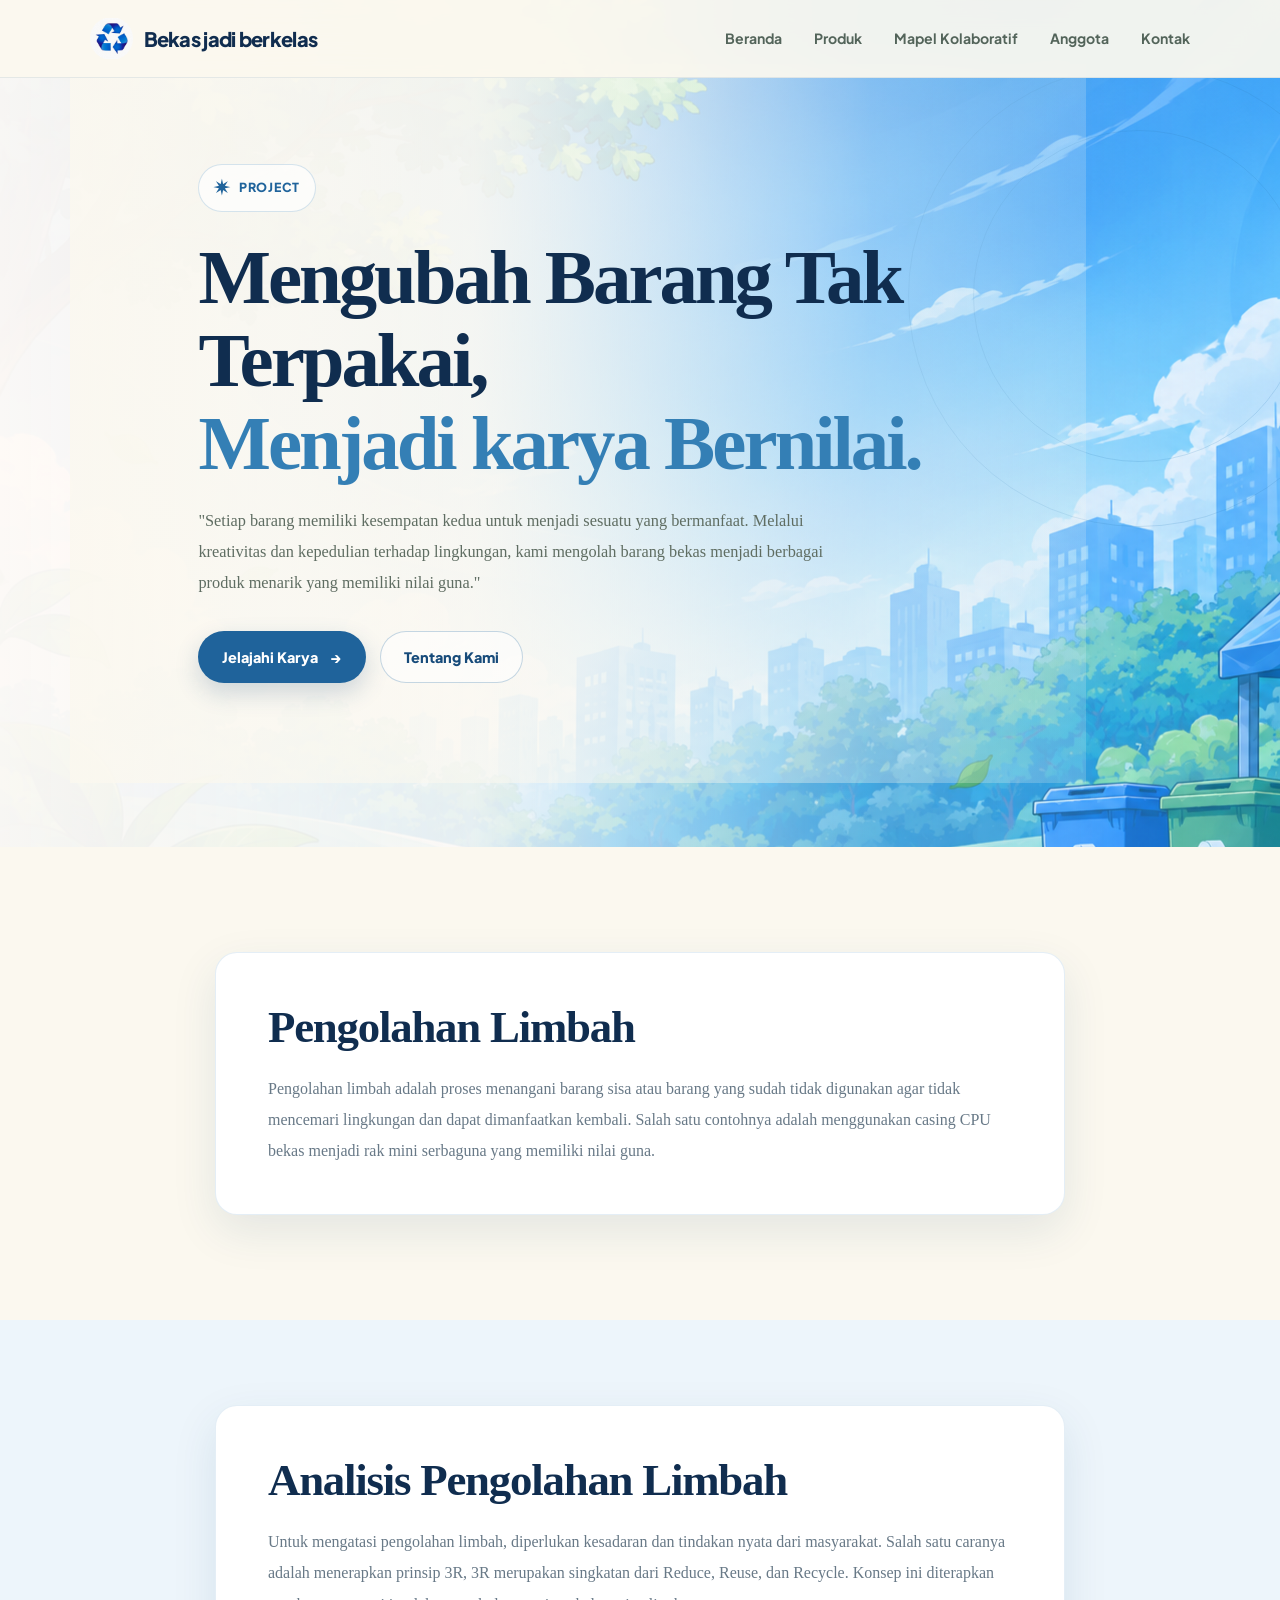
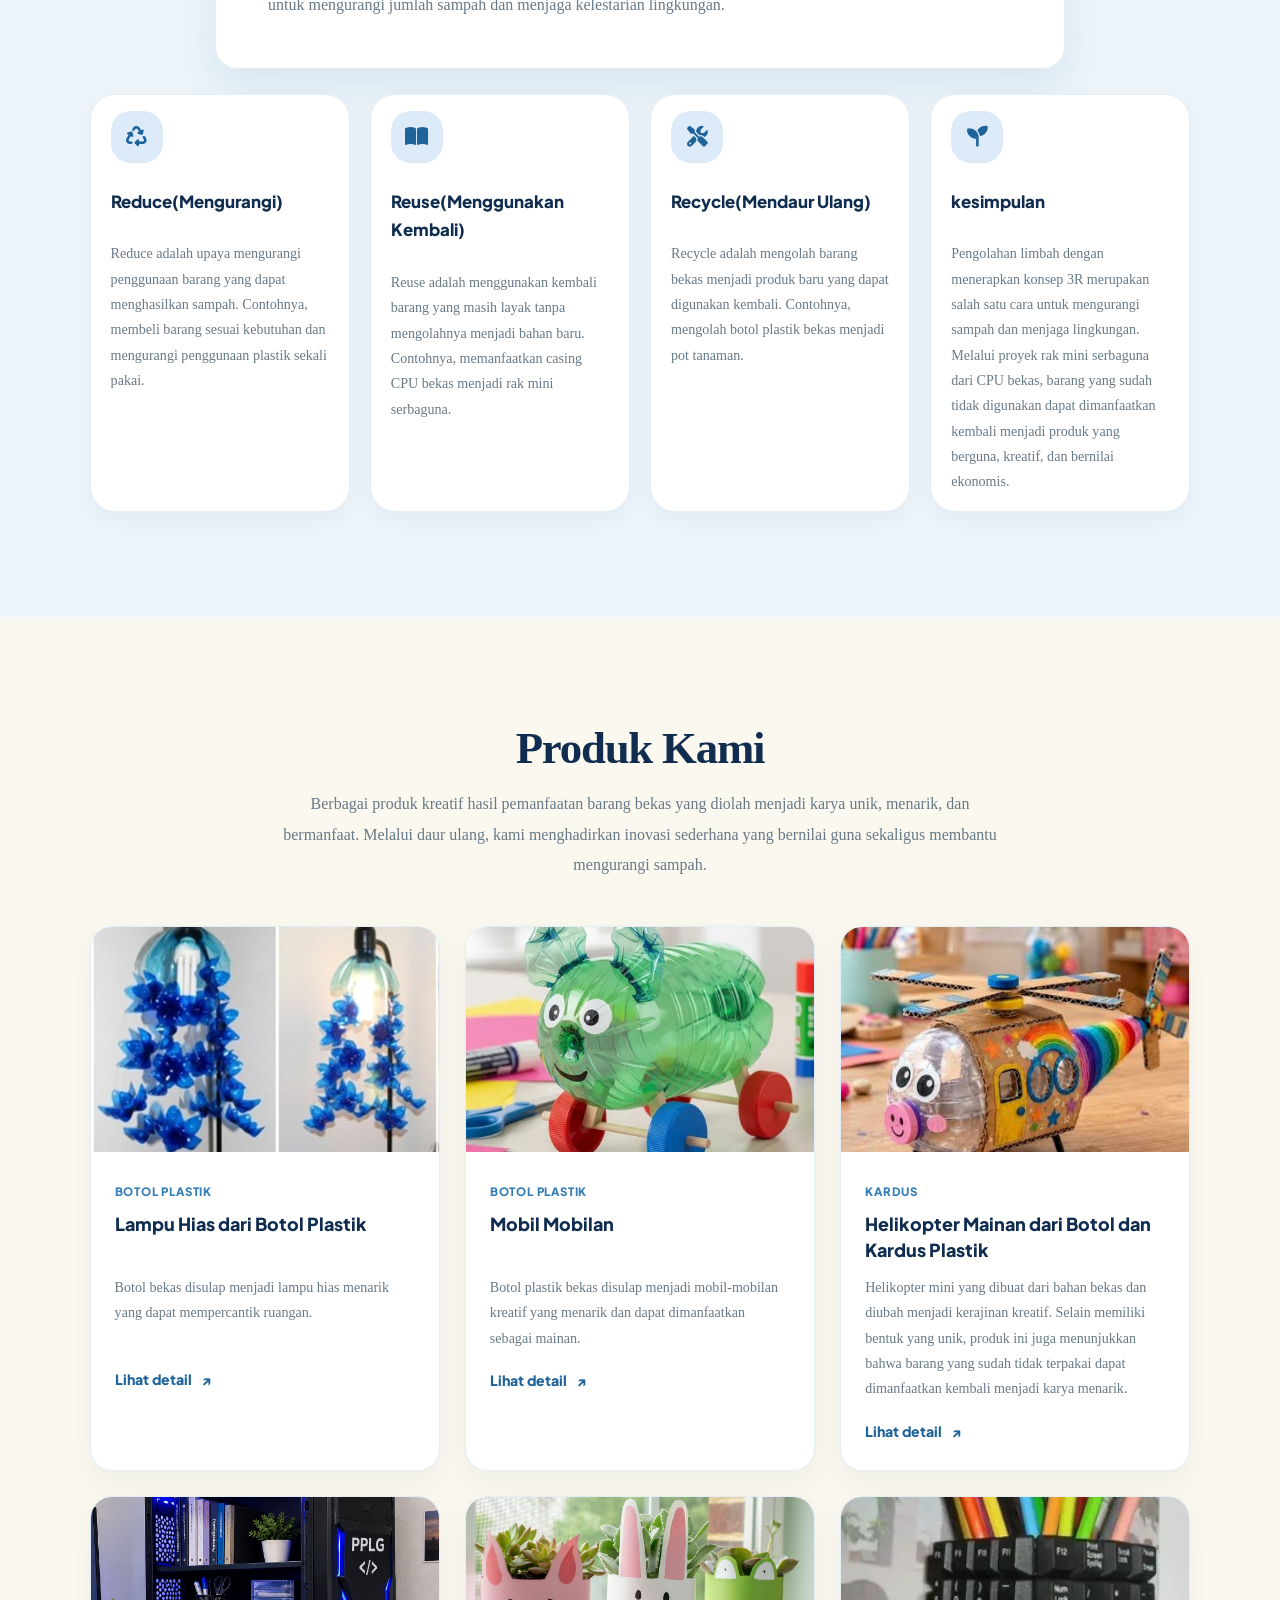
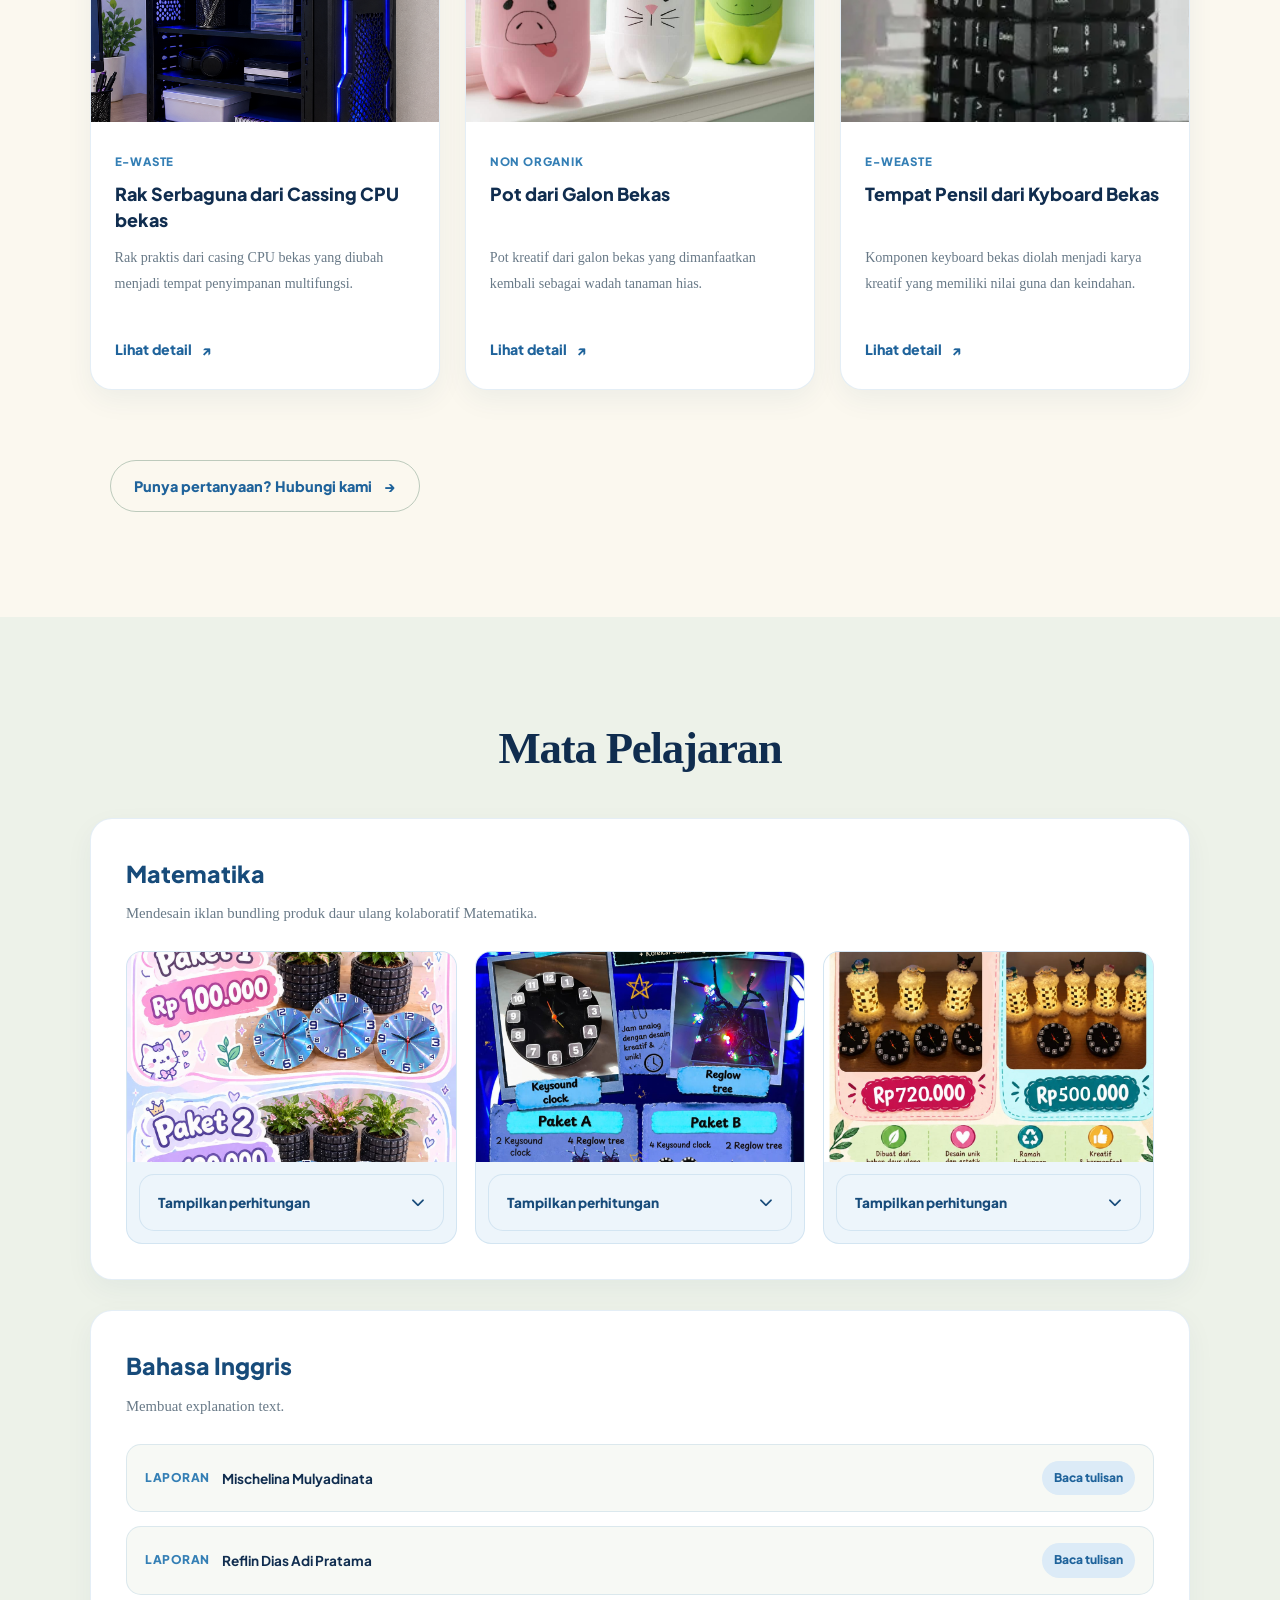
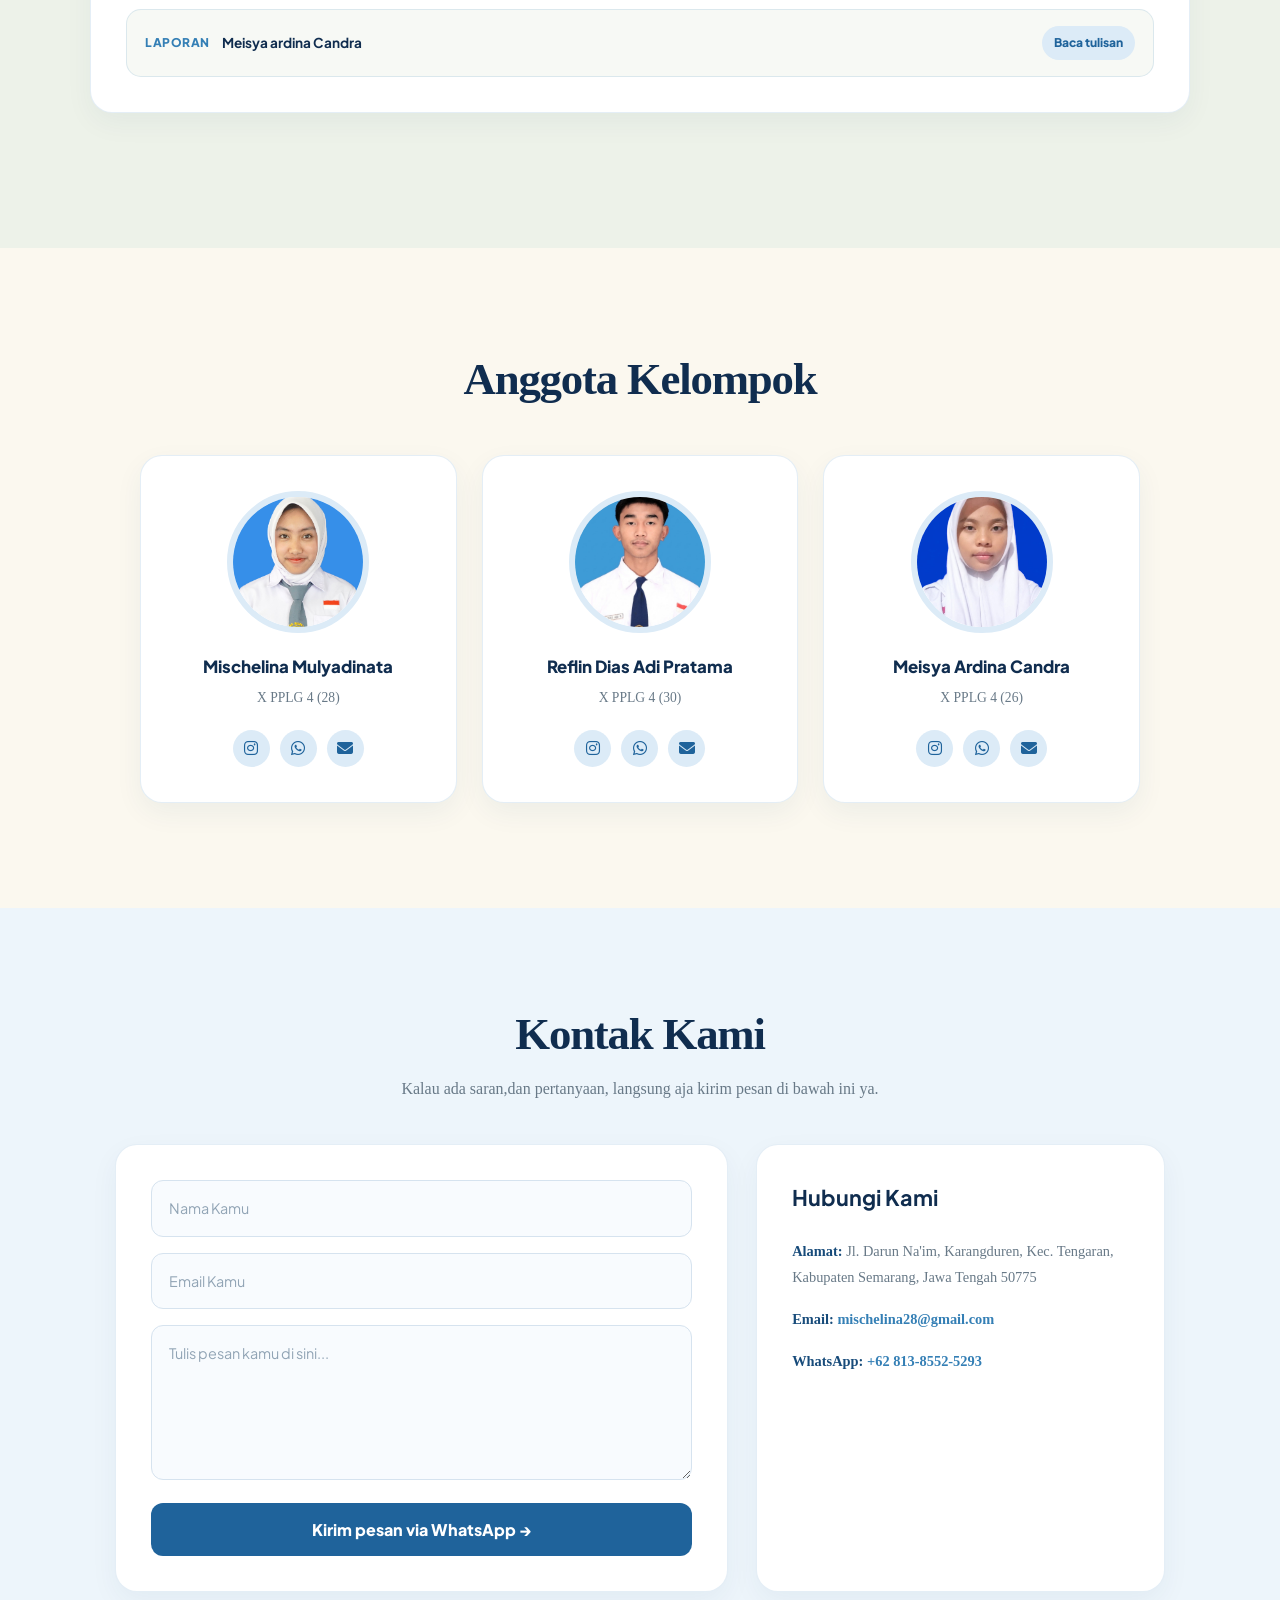
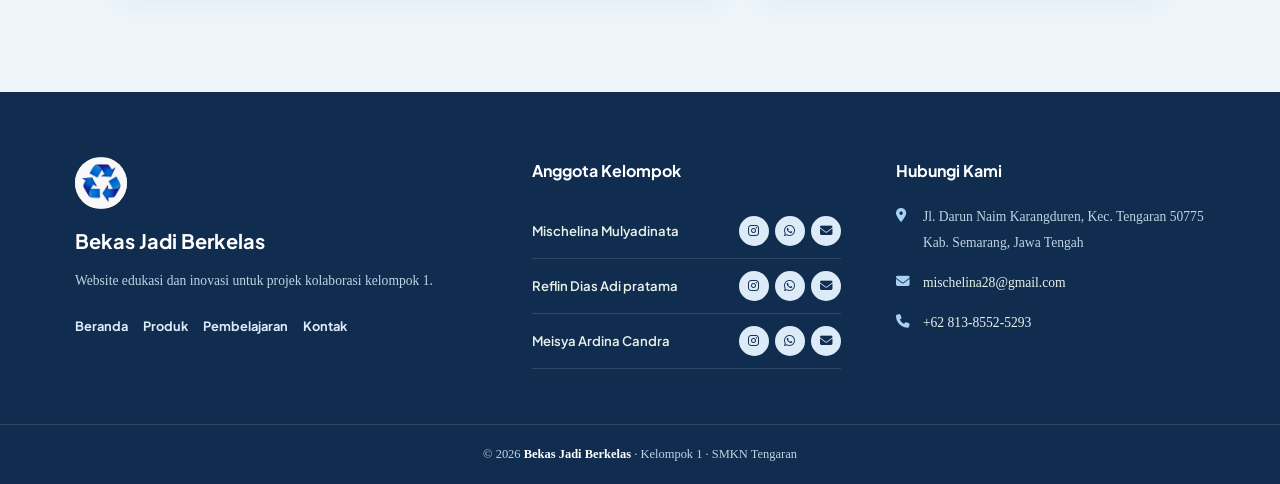
<file: index.html>
<!doctype html>
<html lang="id">
  <head>
    <meta charset="utf-8" />
    <meta name="viewport" content="width=device-width,initial-scale=1" />
    <title>Bekas Jadi Berkelas - Kelompok 1</title>
    
     <link rel="Stylesheet" href="style.css"/>
      <link rel="stylesheet" href="https://cdnjs.cloudflare.com/ajax/libs/font-awesome/6.5.0/css/all.min.css"/>
       <link rel="stylesheet" href="style.css" />
      <link rel="website icon" href="recycle logo.jpg" />
  </head>

  <body>
    <nav class="nav">
      <a class="logo" href="#home" aria-label="Bekas Jadi Berkelas, ke beranda">
        <img src="recycle logo.jpg" alt="Logo" class="logo-img" />
        <span>Bekas jadi berkelas</span>
      </a>

      <div class="nav-links">
        <a href="#home">Beranda</a>
        <a href="#produk">Produk</a>
        <a href="#mapel">Mapel Kolaboratif</a>
        <a href="#member-wo">Anggota</a>
        <a href="#contact">Kontak</a>
      </div>

      <button
        class="hamburger"
        id="hamburger"
        type="button"
        aria-label="Buka menu navigasi"
        aria-expanded="false"
        aria-controls="navDropdown"
      >
        <span></span>
        <span></span>
        <span></span>
      </button>

      <div class="nav-dropdown" id="navDropdown">
        <a href="#home">Beranda</a>
        <a href="#produk">Produk</a>
        <a href="#mapel">Mapel Kolaboratif</a>
        <a href="#member-wo">Anggota</a>
        <a href="#contact">Kontak</a>
      </div>
    </nav>

    <section class="hero" id="home">
      <header>
        <div class="hero-overlay">
          <div class="hero-text">
            <span class="hero-badge"
              ><span aria-hidden="true">&#10039;</span> Project</span>
            <h1>Mengubah Barang Tak Terpakai,<br /><span>Menjadi karya Bernilai.</span></h1>
            <p>
              "Setiap barang memiliki kesempatan kedua untuk menjadi sesuatu yang bermanfaat. Melalui kreativitas dan kepedulian terhadap lingkungan, kami mengolah barang bekas menjadi berbagai produk menarik yang memiliki nilai guna."
            </p>
            <div class="hero-actions">
              <a class="button button-primary" href="#produk"
                >Jelajahi Karya <span aria-hidden="true">&rarr;</span></a>
              <a class="button button-quiet" href="#about">Tentang Kami</a>
            </div>
          </div>
        </div>
      </header>
    </section> 

    <section class="main" id="about">
      <div class="content-left">
        <h2>Pengolahan Limbah</h2>
        <p>
          Pengolahan limbah adalah proses menangani barang sisa atau barang yang sudah tidak digunakan agar tidak mencemari lingkungan dan dapat dimanfaatkan kembali. Salah satu contohnya adalah menggunakan casing CPU bekas menjadi rak mini serbaguna yang memiliki nilai guna.
        </p>
      </div>
    </section>

    <section id="masalah">
      <div class="masalah">
        <div class="content-left">
          <h2>Analisis Pengolahan Limbah</h2>
          <p>
           Untuk mengatasi pengolahan limbah, diperlukan kesadaran dan tindakan nyata dari masyarakat. Salah satu caranya adalah menerapkan prinsip 3R, 3R merupakan singkatan dari Reduce, Reuse, dan Recycle. Konsep ini diterapkan untuk mengurangi jumlah sampah dan menjaga kelestarian lingkungan.
        </div>
        <div class="solusi-grid">
          <article class="solusi-card">
            <span class="solusi-icon"
              ><i class="fas fa-recycle" aria-hidden="true"></i
            ></span>
            <h3>Reduce(Mengurangi)</h3>
            <p>
              Reduce adalah upaya mengurangi penggunaan barang yang dapat menghasilkan sampah. Contohnya, membeli barang sesuai kebutuhan dan mengurangi penggunaan plastik sekali pakai.
            </p>
          </article>
          <article class="solusi-card">
            <span class="solusi-icon"
              ><i class="fas fa-book-open" aria-hidden="true"></i
            ></span>
            <h3>Reuse(Menggunakan Kembali)</h3>
            <p>
              Reuse adalah menggunakan kembali barang yang masih layak tanpa mengolahnya menjadi bahan baru. Contohnya, memanfaatkan casing CPU bekas menjadi rak mini serbaguna.
            </p>
          </article>
          <article class="solusi-card">
            <span class="solusi-icon"
              ><i class="fas fa-screwdriver-wrench" aria-hidden="true"></i
            ></span>
            <h3>Recycle(Mendaur Ulang)</h3>
            <p>
              Recycle adalah mengolah barang bekas menjadi produk baru yang dapat digunakan kembali. Contohnya, mengolah botol plastik bekas menjadi pot tanaman.
            </p>
          </article>
          <article class="solusi-card">
            <span class="solusi-icon"
              ><i class="fas fa-seedling" aria-hidden="true"></i
            ></span>
            <h3>kesimpulan</h3>
            <p>
               Pengolahan limbah dengan menerapkan konsep 3R merupakan salah satu cara untuk mengurangi sampah dan menjaga lingkungan. Melalui proyek rak mini serbaguna dari CPU bekas, barang yang sudah tidak digunakan dapat dimanfaatkan kembali menjadi produk yang berguna, kreatif, dan bernilai ekonomis.
            </p>
          </article>
        </div>
      </div>
    </section>

    <section class="produk" id="produk">
      <div class="produk-header">
        <h2>Produk Kami</h2>
        <p class="section-intro">
            Berbagai produk kreatif hasil pemanfaatan barang bekas yang diolah menjadi karya unik, menarik, dan bermanfaat. Melalui daur ulang, kami menghadirkan inovasi sederhana yang bernilai guna sekaligus membantu mengurangi sampah.
        </p>
      </div>

      <div class="product-grid" id="productGrid">
        <div class="card">
          <a
            class="product-image"
            href="lampu hias.jpg"
            aria-label="Lihat detail produk">
            <img src="lampu hias.jpg" alt="Lampu Hias" /></a>
          <div class="card-content">
            <span class="product-category">Botol Plastik</span>
            <h3>Lampu Hias dari Botol Plastik</h3>
            <p>
              Botol bekas disulap menjadi lampu hias menarik yang dapat mempercantik ruangan. 
            </p>
            <a class="product-action" href="lampu.html"
              >Lihat detail <span aria-hidden="true">&#8599;</span></a
            >
          </div>
        </div>

        <div class="card">
          <a
            class="product-image"
            href="mobil mobilan hijau/index.html"
            aria-label="Lihat detail Mobil Mainan"
            ><img src="mobil mobilan hijau.jpeg" alt="mobil"/></a>
          <div class="card-content">
            <span class="product-category">Botol Plastik</span>
            <h3>Mobil Mobilan</h3>
            <p>
              Botol plastik bekas disulap menjadi mobil-mobilan kreatif yang menarik dan dapat dimanfaatkan sebagai mainan.
            </p>
            <a class="product-action" href="mobil.html"
              >Lihat detail <span aria-hidden="true">&#8599;</span></a
            >
          </div>
        </div>

        <div class="card">
          <a
            class="product-image"
            href="helikopter/index.html"
            aria-label="Lihat detail Helikopter Mainan"
          >
            <img src="helikopter.jpg" alt="Helikopter mainan"
          /></a>
          <div class="card-content">
            <span class="product-category">Kardus</span>
            <h3>Helikopter Mainan dari Botol dan Kardus Plastik</h3>
            <p>
             Helikopter mini yang dibuat dari bahan bekas dan diubah menjadi kerajinan kreatif. Selain memiliki bentuk yang unik, produk ini juga menunjukkan bahwa barang yang sudah tidak terpakai dapat dimanfaatkan kembali menjadi karya menarik.
            </p>
            <a class="product-action" href="heli.html"
              >Lihat detail <span aria-hidden="true">&#8599;</span></a
            >
          </div>
        </div>

        <div class="card">
          <a
            class="product-image"
            href="rakcpu/index.html"
            aria-label="Lihat detail Rak Serbaguna dari Casing CPU bekas">
            <img
              src="pc ai.png"
              alt="Rak Serbaguna dari Cassing CPU bekas"/></a>
          <div class="card-content">
            <span class="product-category">E-Waste</span>
            <h3>Rak Serbaguna dari Cassing CPU bekas</h3>
            <p>
             Rak praktis dari casing CPU bekas yang diubah menjadi tempat penyimpanan multifungsi.
            </p>
            <a class="product-action"cpu.html"
              >Lihat detail <span aria-hidden="true">&#8599;</span></a>
          </div>
        </div>

        <div class="card">
          <a
            class="product-image"
            href="pot/index.html"
            aria-label="Lihat Detail Pot dari Galon Bekas">
            <img src="pot dari galon bekas.jpg" alt="Pot"/></a>
          <div class="card-content">
            <span class="product-category">Non Organik</span>
            <h3>Pot dari Galon Bekas</h3>
            <p>
              Pot kreatif dari galon bekas yang dimanfaatkan kembali sebagai wadah tanaman hias.
            </p>
            <a class="product-action" href="pot.html"
              >Lihat detail <span aria-hidden="true">&#8599;</span></a>
          </div>
        </div>
        
        <div class="card">
          <a
            class="product-image"
            href="tempat pensil/index.html"
            aria-label="Lihat Detail Tempat Pensil">
            <img src="tempat pensil dari kyboard.jpeg" alt="Tempat Pensil dari Keyboard Bekas"/></a>
          <div class="card-content">
            <span class="product-category">E-weaste</span>
            <h3>Tempat Pensil dari Kyboard Bekas</h3>
            <p>
              Komponen keyboard bekas diolah menjadi karya kreatif yang memiliki nilai guna dan keindahan.
            </p>
            <a class="product-action" href="pensil.html"
              >Lihat detail <span aria-hidden="true">&#8599;</span></a>
          </div>
        </div>

      <a class="button button-outline product-contact" href="#contact"
        >Punya pertanyaan? Hubungi kami
        <span aria-hidden="true">&rarr;</span></a
      >
    </section>

    <section id="mapel">
      <h2 class="section-title">Mata Pelajaran</h2>
      <div class="mapel-block">
        <h3 class="mapel-name">Matematika</h3>
        <p>
          Mendesain iklan bundling produk daur ulang kolaboratif Matematika.
        </p>
        <div class="math-gallery">
          <div class="math-card">
            <img
              src="mtk misel.jpeg"
              alt="Iklan paket bundling dengan variabel pot dari kyboard dan ecoclock"
            />
            <details class="rumus formula-details">
              <summary>
                <span>Tampilkan perhitungan</span
                ><i class="fas fa-chevron-down" aria-hidden="true"></i>
              </summary>
              <div class="formula-content">
                <p class="formula-label">Misalkan</p>
                <div class="formula-box">
                  <span>x = harga 1 pot dari kyboard bekas</span><span>y = harga 1 jam dinding dari cd bekas</span>
                </div>
                <p class="formula-label">Persamaan paket</p>
                <div class="equation-list">
                  <code>2x + 3y = 100.000</code
                  ><code>3x + 2y = 120.000</code>
                </div>
                <p class="formula-label">Penyelesaian menggunakan metode campuran </p>
                <ol class="solution-list">
                  <li> 
                    <strong>Gunakan metode eliminasi</strong> <br>
                    untuk memperoleh y: <br>
                    <strong>2x + 3y = 100.000 |x3 </strong>. <br>
                    <strong>3x + 2y = 120.000 |x2</strong> <br>
                    <strong>6x + 9y = 300.000</strong> <br>
                    <u><strong>6x + 4y = 240.000</strong></u> <u>_</u> <br>
                    <strong>5y = 60.000</strong> <br>
                    <strong>y = 60.000 : 5</strong> <br>
                    <strong>y = 12.000</strong> <br>
                  </li>
                  <li>
                    <strong>Lalu gunakan substitusi : </strong> <br>
                    masukan nilai y ke persamaan 1: <br>
                    <strong>2x + 3y = 100.000</strong> <br>
                    <strong>2x + 3(12.000) = 100.000</strong> <br>
                    <strong>2x + 36.000 = 100.000</strong> <br>
                    <strong>2x = 100.000 - 36.000</strong> <br>
                    <strong>x = 32.000</strong> <br>
                  </li>
                </ol>
                <p class="formula-result">
                  Kesimpulan <br>
                  Harga 1 pot dari keyboard bekas adalah Rp32.000,00.
                  Harga 1 jam dinding dari CD bekas adalah Rp12.000,00.
                </p>

              </div>
            </details>
          </div>
          <div class="math-card">
            <img
              src="mtk reflin.jpeg"
              alt="Iklan paket bundling  Keysound Clock dan Ecoclock "/>
              <details class="rumus formula-details">
              <summary>
                <span>Tampilkan perhitungan</span
                ><i class="fas fa-chevron-down" aria-hidden="true"></i>
              </summary>
              <div class="formula-content">
                <p class="formula-label">Misalkan</p>
                <div class="formula-box">
                  <span>x = harga 1 Keysound Clock</span><span>y = harga 1 Reglow tree</span>
                </div>
                <p class="formula-label">Persamaan paket</p>
                <div class="equation-list">
                  <code>2x + 4y = 560.000</code
                  ><code>4x + 2y = 730.000</code>
                </div>
                <p class="formula-label">Penyelesaian menggunakan metode campuran </p>
                <ol class="solution-list">
                  <li> 
                    <strong>Gunakan metode eliminasi</strong> <br>
                    untuk memperoleh y: <br>
                    <strong>2x + 4y = 560.000 |x4 </strong>. <br>
                    <strong>4x + 2y = 730.000 |x2</strong> <br>
                    <strong>8x + 16y = 2.240.000</strong> <br>
                    <u><strong>8x + 4y = 1.460.000</strong></u> <u>_</u> <br>
                    <strong>12y = 780.000</strong> <br>
                    <strong>y = 780.000 : 12</strong> <br>
                    <strong>y = 65.000</strong> <br>
                  </li>
                  <li>
                    <strong>Lalu gunakan substitusi : </strong> <br>
                    masukan nilai y ke persamaan 1: <br>
                    <strong>4x + 2y = 730.000</strong> <br>
                    <strong>4x + 2(65.000) = 730.000</strong> <br>
                    <strong>4x + 130.000 = 730.000</strong> <br>
                    <strong>4x = 730.000 - 130.000</strong> <br>
                    <strong>4x = 600.000</strong> <br>
                    <strong>x =150.000</strong> <br>
                  </li>
                </ol>
                <p class="formula-result">
                  Kesimpulan <br>
                  Dari kegiatan ini saya menyimpulkan bahwa SPLDV sangat berguna untuk menentukan harga satuan produk secara tepat dan adil. Dengan membuat sistem persamaan dari data yang ada di iklan, saya bisa menemukan bahwa harga 1 Keysound Clock adalah Rp150.000 dan harga 1 Reglow tree adalah Rp65.000.
                </p>
              </div>
            </details>

          </div>
          <div class="math-card">
            <img
              src="mtk mesa.jpeg"
              alt="Iklan paket bundling keylight dan reglow tree"/>
              <details class="rumus formula-details">
              <summary>
                <span>Tampilkan perhitungan</span
                ><i class="fas fa-chevron-down" aria-hidden="true"></i>
              </summary>
              <div class="formula-content">
                <p class="formula-label">Misalkan</p>
                <div class="formula-box">
                  <span>x = harga dari 1 Keylight</span><span>y = harga dari 1 Reglow Tree</span>
                </div>
                <p class="formula-label">Persamaan paket</p>
                <div class="equation-list">
                  <code>3x +4y = 720.000</code
                  ><code>5x + 2y = 500.000</code>
                </div>
                <p class="formula-label">Penyelesaian menggunakan metode campuran </p>
                <ol class="solution-list">
                  <li> 
                    <strong>Gunakan metode eliminasi</strong> <br>
                    Kurangkan kedua persamaan untuk memper oleh y: <br>
                    <strong>3x + 4y = 720.000 |x2</strong> <br>
                    <strong>3x + 2y = 500.000 |x4</strong> <br>
                    <strong>6x + 8y = 1.440.000</strong>. <br>
                    <u><strong>20x + 8y = 2.000.000</strong></u> <u>_</u> <br>
                    <strong>-14x = -560.000</strong> <br>
                    <strong>x = 560.000 : 14</strong> <br>
                    <strong>x = 40.000</strong> <br>
                  </li>
                  <li>
                    <strong>Lalu gunakan substitusi : </strong> <br>
                    masukan nilai y ke persamaan 1: <br>
                    <strong>5x + 2y = 500.000</strong> <br>
                    <strong>5(40.000) + 2y = 500.000</strong> <br>
                    <strong>200.000+ 2y = 500.000</strong> <br>
                    <strong>2y = 300.000</strong> <br>
                    <strong>y = 150.000</strong> <br>
                  </li>
                </ol>
                <p class="formula-result">
                  Kesimpulan <br>
                 Jadi,Harga 1 Keylight adalah RP.40.000 dan
                  Harga 1 Reglow Tree adalah RP.150.000  
                </p>

              </div>
            </details>
          </div>
        </div>
      </div>

      <div class="mapel-block">
        <h3 class="mapel-name">Bahasa Inggris</h3>
        <p>Membuat explanation text.</p>
        <details class="article-details">
          <summary>
            <span>Laporan</span><strong>Mischelina Mulyadinata</strong><span class="article-toggle">Baca tulisan</span>
          </summary>
          <div class="article-body">
            <h1>How an Unused CPU Case Is Transformed into a Multipurpose Shelf</h1>
            <p>
              Electronic waste is one of the environmental problems caused by the rapid development of technology. Many electronic devices, such as computers, keyboards, monitors, and CPU cases, are no longer used because they are damaged or replaced with newer products. As a result, electronic waste continues to increase and can cause environmental problems if it is not managed properly. However, some electronic components still contain materials that can be reused to create new products. One creative way to reduce electronic waste is by transforming an unused computer CPU case into a multipurpose shelf. This project shows that discarded electronic materials can be turned into useful, attractive, and valuable products. It also encourages people to be more creative in managing waste.
            </p>
            <p>
               The transformation process begins by preparing an unused computer CPU case and other necessary materials. The materials include a CPU case, PVC boards, spray paint, LED lights, bolts, stickers, and sandpaper. First, the CPU case is checked to make sure that it is suitable for reuse. Any unnecessary electronic components inside the case are removed carefully. After that, the case is cleaned to remove dust, dirt, and other unwanted materials. The surface is then sanded to make it smoother and easier to paint. Next, spray paint is applied to the outside of the CPU case to make it look cleaner and more attractive. The paint must be allowed to dry completely before continuing to the next step. This preparation is important because it improves the appearance of the CPU case and makes it ready to be transformed into a new product.
            </p>
            <p>
              After the preparation process is completed, the CPU case is transformed into a multipurpose shelf. The empty space inside the case is arranged and modified to create several storage levels. Additional materials, such as PVC boards and bolts, are used to make the shelf more functional and stable. First, the PVC boards are measured and prepared according to the size of the CPU case. Then, the boards are placed inside the case to create separate storage sections. Bolts are used to strengthen the structure and keep the shelf parts in place. After the main structure is finished, LED lights are installed as decorative lighting, and stickers can be added to make the product more attractive. Finally, every part is checked to ensure that the shelf is properly assembled, strong, and stable. Through these steps, an unused CPU case becomes a completely new product with a different function.
            <p>
              As a result, an unused computer CPU case is transformed into a multipurpose shelf that has both functional and aesthetic value. The shelf can be used to store books, stationery, small decorations, accessories, and other items. Besides helping people organize their belongings, the product can also be used as a room or desk decoration. Its unique design makes it different from ordinary shelves because it is made from reused electronic materials. This project provides several environmental benefits because it reduces electronic waste and gives old materials a second purpose. It also teaches the importance of the 3R principle, especially reuse, which means using materials again instead of throwing them away. Furthermore, this activity develops creativity, teamwork, and awareness of environmental problems. Therefore, transforming an unused CPU case into a multipurpose shelf is a simple but meaningful way to support waste management and create a cleaner environment. 
            </p>
          </div>
        </details>

        <details class="article-details">
         <summary>
            <span>Laporan</span><strong>Reflin Dias Adi Pratama</strong><span class="article-toggle">Baca tulisan</span>
          </summary>
          <div class="article-body">

            <h1>How an Unused CPU Case Is Transformed into a Multipurpose Shelf</h1>
            
            <p>
              Electronic waste has become a major global challenge due to the rapid cycle of technological upgrades. Every year, millions of computer components, monitors, and CPU casings are discarded because they are considered outdated or broken. When ignored, this accumulation of e-waste heavily damages our ecosystems. However, with a touch of resourcefulness, many of these durable materials can be upcycled instead of thrown away. Transforming a discarded computer tower into a functional storage shelf is an excellent way to reduce waste. This project shows how standard tech scraps can be redesigned into stylish, high-value furniture, encouraging society to adopt a more eco-conscious lifestyle.
            </p>

            <p>
              The remodeling journey begins with collecting an old CPU casing and gathering essential assembly tools. First, the metal frame must be thoroughly checked and completely gutted of any lingering internal electronic parts. Next, the chassis is wiped down to eliminate accumulated dust, grease, and industrial residues. The metal surface is then sanded smooth to ensure proper adhesion for the new finish. Following this preparation, a fresh layer of protective spray paint is applied to the exterior to give it a modern, clean appearance. It is crucial to let the paint dry completely before moving forward, as this base layer guarantees a premium look for the final product.
            </p>

            <p>
              Once the outer frame is fully prepared, the CPU casing is systematically rebuilt into a multi-tiered organizer. The open interior space is carefully measured to plan out distinct storage compartments. Custom-cut wooden panels or PVC sheets, along with a few sturdy screws, are used to build the internal shelving levels. These shelves are securely mounted inside the frame to maximize stability and weight capacity. After the main physical structure is set, custom vinyl wraps or LED strip lights can be added to enhance its visual appeal. Finally, a thorough safety check ensures every joint is locked in place, completing the transition from a piece of junk into a robust household organizer.
            </p>

            <p>
              Ultimately, this DIY project successfully turns an old computer chassis into an aesthetic, highly practical shelving unit. This customized piece can be used to hold books, display collectibles, or organize desk stationery seamlessly. Its distinct industrial look sets it apart from mass-produced furniture, serving as a great conversation starter in any room. Beyond its immediate utility, the project provides significant ecological benefits by preventing non-biodegradable waste from entering landfills. It serves as a real-world example of circular economy principles, proving that sustainability and creative design can go hand in hand to create a greener environment.
            </p>
          </div>
        </details>

        <details class="article-details">
          <summary>
            <span>Laporan</span><strong>Meisya ardina Candra</strong
            ><span class="article-toggle">Baca tulisan</span>
          </summary>
          <div class="article-body">

            <h1>How an Old CPU Case Is Transformed into a Mini Shelf</h1>

           <p>
              Electronic waste is one of the environmental problems caused by the rapid development of technology. Old CPU cases are often discarded when they are damaged or no longer needed. However, these cases still contain materials that can be reused. One creative way to manage this waste is by transforming an old CPU case into a mini shelf. This transformation shows how electronic waste can become a useful product.
            </p>

            <p>
             The transformation begins by preparing an unused CPU case. The electronic components inside the case are removed carefully. The remaining case is then cleaned to remove dust and dirt. After that, the case is adjusted and prepared to become the main structure of the mini shelf.
            </p>

            <p>
              The CPU case is modified by adding small, strong shelves. These shelves are arranged and attached inside the case to create storage spaces. The surface is decorated with LED lights to make it more attractive. Once all parts are firmly attached, the CPU case becomes a complete mini shelf.
            </p>
            
            <p>
             As a result, an old CPU case is transformed into a useful and attractive mini shelf. It can be used to store small items, books, or decorations. This transformation reduces electronic waste and encourages people to reuse old materials. Therefore, recycling an old CPU case into a mini shelf is a creative way to support a more sustainable environment.
            </p>
          </div>
        </details>
      </div>
    </section>

    <section class="team" id="member-wo">
      <h2>Anggota Kelompok</h2>
      <div class="team-container">
        <div class="member">
          <img
            src="foto misel.jpeg"
            alt="nama, anggota kelompok"
          />
          <h3>Mischelina Mulyadinata</h3>
          <p>X PPLG 4 (28)</p>
          <div class="icons">
            <a
              href="https://www.instagram.com/micellinnaaa?psln=MWdoaTIzdjlydWNjMg=="
              target="_blank"
              rel="noopener noreferrer"
              aria-label="Instagram"
              ><i class="fab fa-instagram"></i
            ></a>
            <a
              href="https://wa.me/081385525293"
              target="_blank"
              rel="noopener noreferrer"
              aria-label="WhatsApp"
              ><i class="fab fa-whatsapp"></i
            ></a>
            <a
              href="mailto:mischelina28@gmail.com"
              aria-label="Kirim email"
              ><i class="fas fa-envelope"></i
            ></a>
          </div>
        </div>

        <div class="member">
          <img
            src="foto rfelin.jpeg"
            alt="Reflin Dias Adi Pratama, anggota kelompok"
          />
          <h3>Reflin Dias Adi Pratama</h3>
          <p>X PPLG 4 (30)</p>
          <div class="icons">
            <a
              href="https://www.instagram.com/scc_flinzz?xtok=MXh5c3AzODBvb2xjMg=="
              target="_blank"
              rel="noopener noreferrer"
              aria-label="Instagram"
              ><i class="fab fa-instagram"></i
            ></a>
            <a
              href="https://wa.me/085640459715"
              target="_blank"
              rel="noopener noreferrer"
              aria-label="WhatsApp"
              ><i class="fab fa-whatsapp"></i
            ></a>
            <a href="mailto:reflindias2@gmail.com" aria-label="Kirim email"
              ><i class="fas fa-envelope"></i
            ></a>
          </div>
        </div>

        <div class="member">
          <img
            src="foto meisya.jpeg"
            alt="nama, anggota kelompok"
          />
          <h3>Meisya Ardina Candra</h3>
          <p>X PPLG 4 (26)</p>
          <div class="icons">
            <a
              href="https://www.instagram.com/matchaenak611?rpxt=bTVxeGw5YnZxZGgz"
              target="_blank"
              rel="noopener noreferrer"
              aria-label="Instagram"
              ><i class="fab fa-instagram"></i
            ></a>
            <a
              href="https://wa.me/085729947326"
              target="_blank"
              rel="noopener noreferrer"
              aria-label="WhatsApp"
              ><i class="fab fa-whatsapp"></i
            ></a>
            <a
              href="mailto:meisya.p26095@satamail.my.id"
              aria-label="Kirim email"
              ><i class="fas fa-envelope"></i
            ></a>
          </div>
        </div>
      </div>
    </section>

    <section class="contact" id="contact">
      <h2>Kontak Kami</h2>
      <p>
        Kalau ada saran,dan pertanyaan, langsung aja kirim pesan di bawah ini
        ya.
      </p>

      <div class="contact-container">
        <form class="contact-form" id="waForm">
          <div class="form-group">
            <label class="sr-only" for="nama">Nama kamu</label>
            <input
              type="text"
              id="nama"
              name="nama"
              autocomplete="name"
              placeholder="Nama Kamu"
              required
            />
          </div>
          <div class="form-group">
            <label class="sr-only" for="email">Email kamu</label>
            <input
              type="email"
              id="email"
              name="email"
              autocomplete="email"
              placeholder="Email Kamu"
              required
            />
          </div>
          <div class="form-group">
            <label class="sr-only" for="pesan">Pesan kamu</label>
            <textarea
              id="pesan"
              name="pesan"
              rows="5"
              placeholder="Tulis pesan kamu di sini..."
              required
            ></textarea>
          </div>
          <button type="submit" class="send-btn">
            Kirim pesan via WhatsApp <span aria-hidden="true">&rarr;</span>
          </button>
        </form>

        <div class="contact-info">
          <h3>Hubungi Kami</h3>
          <p>
            <strong>Alamat:</strong> Jl. Darun Na'im, Karangduren, Kec.
            Tengaran, Kabupaten Semarang, Jawa Tengah 50775
          </p>
          <p><strong>Email:</strong>
            <a 
              href="mailto:mischelina28@gmail.com">
            mischelina28@gmail.com</a>
          </p>
          <p>
            <strong>WhatsApp:</strong>
            <a
              href="https://wa.me/081385525293"
              target="_blank"
              rel="noopener noreferrer"
              aria-label="WhatsApp"
              >+62 813-8552-5293</a
            >
          </p>
        </div>
      </div>
    </section>

    <footer class="footer">
      <div class="footer-container">
        <div class="footer-brand">
          <img src="recycle logo.jpg" alt="Logo" class="footer-logo" />
          <h3>Bekas Jadi Berkelas</h3>
          <p>
            Website edukasi dan inovasi untuk projek kolaborasi kelompok 1.
          </p>
          <nav class="footer-nav" aria-label="Navigasi footer">
            <a href="#home">Beranda</a>
            <a href="#produk">Produk</a>
            <a href="#mapel">Pembelajaran</a>
            <a href="#contact">Kontak</a>
          </nav>
        </div>

        <div class="footer-team">
          <h4>Anggota Kelompok</h4>
          <div class="member-footer">
            <h5>Mischelina Mulyadinata</h5>
            <div class="social-icons">
              <a
                href="https://www.instagram.com/micellinnaaa?psln=MWdoaTIzdjlydWNjMg=="
                target="_blank"
                rel="noopener noreferrer"
                aria-label="Instagram"
                ><i class="fab fa-instagram"></i></a>
              <a
                href="https://wa.me/081385525293"
                target="_blank"
                rel="noopener noreferrer"
                aria-label="WhatsApp"
                ><i class="fab fa-whatsapp"></i
              ></a>
              <a
                href="mailto:mischelina28@gmail.co"
                aria-label="Kirim email"
                ><i class="fas fa-envelope"></i
              ></a>
            </div>
          </div>

          <div class="member-footer">
            <h5>Reflin Dias Adi pratama</h5>
            <div class="social-icons">
              <a
                href="https://www.instagram.com/scc_flinzz?xtok=MXh5c3AzODBvb2xjMg=="
                target="_blank"
                rel="noopener noreferrer"
                aria-label="Instagram"
                ><i class="fab fa-instagram"></i
              ></a>
              <a
                href="https://wa.me/085640459715"
                target="_blank"
                rel="noopener noreferrer"
                aria-label="WhatsApp"
                ><i class="fab fa-whatsapp"></i
              ></a>
              <a href="mailto:reflindias2@gmail.com" aria-label="Kirim email"><i class="fas fa-envelope"></i>
              </a>
            </div>
          </div>

          <div class="member-footer">
            <h5>Meisya Ardina Candra</h5>
            <div class="social-icons">
              <a
                href="https://www.instagram.com/matchaenak611?rpxt=bTVxeGw5YnZxZGgz"
                target="_blank"
                rel="noopener noreferrer"
                aria-label="Instagram"
                ><i class="fab fa-instagram"></i
              ></a>
              <a
                href="https://wa.me/085729947326"
                target="_blank"
                rel="noopener noreferrer"
                aria-label="WhatsApp"
                ><i class="fab fa-whatsapp"></i
              ></a>
              <a
                href="mailto:meisya.p26095@satamail.my.id"
                aria-label="Kirim email"
                ><i class="fas fa-envelope"></i
              ></a>
            </div>
          </div>
        </div>

        <div class="footer-contact">
          <h4>Hubungi Kami</h4>
          <p>
            <i class="fas fa-map-marker-alt"></i>Jl. Darun Naim Karangduren,
            Kec. Tengaran 50775 Kab. Semarang, Jawa Tengah
          </p>
          <p>
            <i class="fas fa-envelope"></i
            ><a href="mailto:mischelina28@gmail.com">mischelina28@gmail.com</a>
          </p>
          <p>
            <i class="fas fa-phone"></i
            ><a href="https://wa.me/081385525293">+62 813-8552-5293</a>
          </p>
        </div>
      </div>

      <div class="footer-bottom">
        <p>
          © 2026 <strong>Bekas Jadi Berkelas</strong> · Kelompok 1 · SMKN Tengaran
        </p>
      </div>
    </footer>

    <div
      class="lightbox"
      id="imageLightbox"
      role="dialog"
      aria-modal="true"
      aria-label="Pratinjau gambar"
      hidden
    >
      <div class="lightbox-dialog">
        <button
          class="lightbox-close"
          type="button"
          aria-label="Tutup pratinjau"
        >
          &times;
        </button>
        <img class="lightbox-image" alt="" />
      </div>
    </div>

  </body>
</html>
</file>
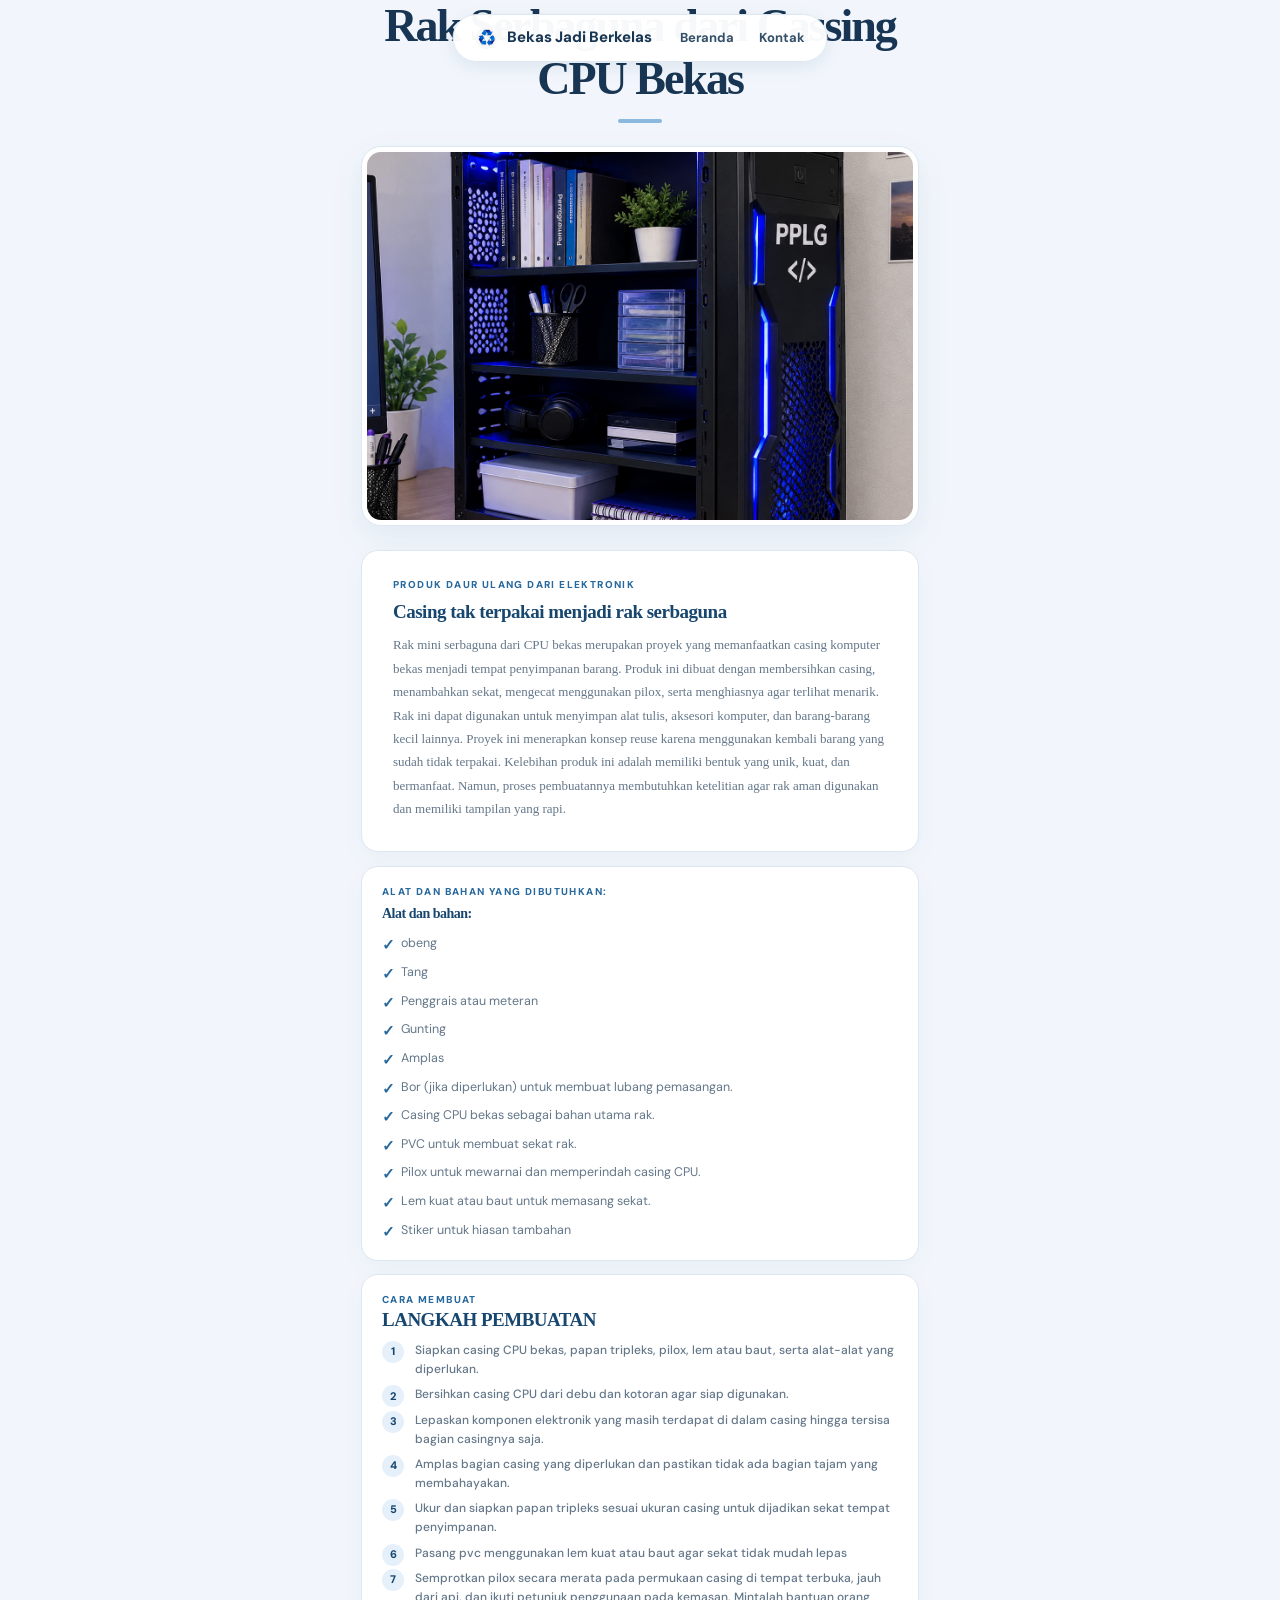
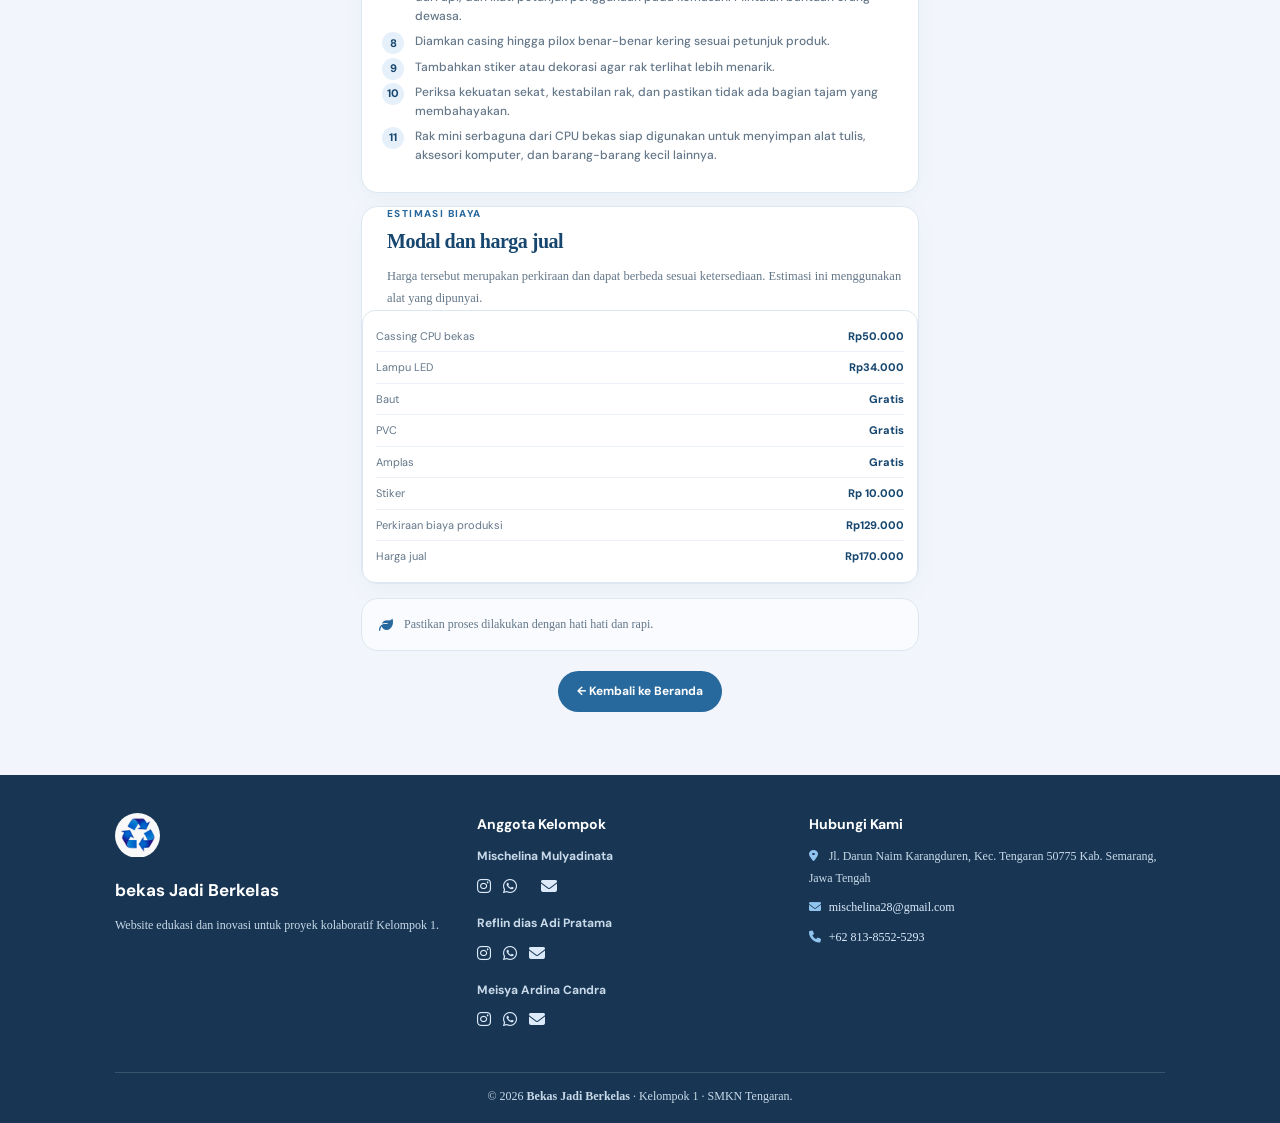
<file: cpu.html>
<!DOCTYPE html>
<html lang="id">
<head>
  <meta charset="UTF-8">
  <meta name="viewport" content="width=device-width, initial-scale=1.0">
  <meta http-equiv="X-UA-Compatible" content="ie=edge">
   <link rel="stylesheet" href="https://cdnjs.cloudflare.com/ajax/libs/font-awesome/6.5.0/css/all.min.css">
  <link rel="stylesheet" href="cpu.css">
  <title>Produk Jam Motherboard</title>
  <link rel="stylesheet" href="pc ai.png">
  <link rel="stylesheet" href="cpu.css">
</head>
<body>
   <nav class="nav">
    <div class="logo">
      <img src="recycle logo.jpg" alt="Logo" class="logo-img">
      <div style="font-size:15px" onclick="window.location.href='index.html'">Bekas Jadi Berkelas</div>
    </div>

    <div class="nav-links">
      <a href="index.html">Beranda</a>
      <a href="#kontak">Kontak</a>
    </div>

    <div class="hamburger" id="hamburger">
      <span></span>
      <span></span>
      <span></span>
    </div>

    <div class="nav-dropdown" id="navDropdown">
      <a href="index.html">Beranda</a>
      <a href="#kontak">Kontak</a>
    </div>
  </nav>

    <div class="container">
    <h1 class="title">Rak Serbaguna dari Cassing CPU Bekas</h1>
    <img src="pc ai.png" class="pc-img" alt="Rak Serbaguna dari Cassing CPU Bekas">
    <main class="product-content">
      <section class="pc-intro"><span class="pc-eyebrow">Produk Daur Ulang dari Elektronik</span>
        <h2>Casing tak terpakai menjadi rak serbaguna</h2>
        <p>
         Rak mini serbaguna dari CPU bekas merupakan proyek yang memanfaatkan casing komputer bekas menjadi tempat penyimpanan barang. Produk ini dibuat dengan membersihkan casing, menambahkan sekat, mengecat menggunakan pilox, serta menghiasnya agar terlihat menarik. Rak ini dapat digunakan untuk menyimpan alat tulis, aksesori komputer, dan barang-barang kecil lainnya. Proyek ini menerapkan konsep reuse karena menggunakan kembali barang yang sudah tidak terpakai. Kelebihan produk ini adalah memiliki bentuk yang unik, kuat, dan bermanfaat. Namun, proses pembuatannya membutuhkan ketelitian agar rak aman digunakan dan memiliki tampilan yang rapi.
        </p>
      </section>
      <div class="pc-grid">
        <section class="pc-card">
          <span class="pc-eyebrow">Alat dan bahan yang dibutuhkan:</span>
            <h2>Alat dan bahan:</h2>
                <ul class="pc-list">
                    <li>obeng</li>
                    <li>Tang</li>
                    <li>Penggrais atau meteran</li>
                    <li>Gunting </li>
                    <li>Amplas</li>
                    <li>Bor (jika diperlukan) untuk membuat lubang pemasangan.</li>
                    <li>Casing CPU bekas sebagai bahan utama rak.</li>
                    <li>PVC untuk membuat sekat rak.</li>
                    <li>Pilox untuk mewarnai dan memperindah casing CPU.</li>
                    <li>Lem kuat atau baut untuk memasang sekat.</li>
                    <li>Stiker untuk hiasan tambahan</li>
             </ul>
        </section>
      <section class="pc-card">
        <span class="pc-eyebrow">Cara membuat<span>
          <h2>Langkah pembuatan</h2>
        <ol class="pc-list numbered">
             <li>Siapkan casing CPU bekas, papan tripleks, pilox, lem atau baut, serta alat-alat yang diperlukan.</li>
             <li>Bersihkan casing CPU dari debu dan kotoran agar siap digunakan.</li>
             <li>Lepaskan komponen elektronik yang masih terdapat di dalam casing hingga tersisa bagian casingnya saja.</li>
             <li>Amplas bagian casing yang diperlukan dan pastikan tidak ada bagian tajam yang membahayakan.</li>
             <li>Ukur dan siapkan papan tripleks sesuai ukuran casing untuk dijadikan sekat tempat penyimpanan.</li>
             <li>Pasang pvc menggunakan lem kuat atau baut agar sekat tidak mudah lepas</li>
             <li>Semprotkan pilox secara merata pada permukaan casing di tempat terbuka, jauh dari api, dan ikuti petunjuk penggunaan pada kemasan. Mintalah bantuan orang dewasa.</li>
             <li>Diamkan casing hingga pilox benar-benar kering sesuai petunjuk produk.</li>
             <li>Tambahkan stiker atau dekorasi agar rak terlihat lebih menarik.</li>
             <li>Periksa kekuatan sekat, kestabilan rak, dan pastikan tidak ada bagian tajam yang membahayakan.</li>
             <li>Rak mini serbaguna dari CPU bekas siap digunakan untuk menyimpan alat tulis, aksesori komputer, dan barang-barang kecil lainnya.</li>
        </ol>
      </section>
      <section class="pc-price">
        <div>
          <span class="pc-eyebrow">Estimasi biaya</span>
          <h2>Modal dan harga jual</h2>
            <p>Harga tersebut merupakan perkiraan dan dapat berbeda sesuai ketersediaan. Estimasi ini menggunakan alat yang dipunyai.</p>
        </div>
        <dl>
          <div>
            <dt>Cassing CPU bekas</dt>
            <dd>Rp50.000</dd>
          </div>
          <div>
            <dt>Lampu LED</dt>
            <dd>Rp34.000</dd>
          </div>
          <div>
            <dt>Baut</dt>
            <dd>Gratis</dd>
          </div>
          <div>
            <dt>PVC</dt>
            <dd>Gratis</dd>
          </div>
          <div>
            <dt>Amplas</dt>
            <dd>Gratis</dd>
          </div>
          <div>
            <dt>Stiker</dt>
            <dd>Rp 10.000</dd>
          </div>
          <div>
            <dt>Perkiraan biaya produksi</dt>
            <dd>Rp129.000</dd>
          </div>
          <div>
            <dt>Harga jual</dt>
            <dd>Rp170.000</dd>
          </div>
        </dl>
        </div>
      </section>
      <aside class="pc-takeaway"><i class="fas fa-leaf" aria-hidden="true"></i><p>Pastikan proses dilakukan dengan hati hati dan rapi.</p></aside>
    </main>
    <a href="index.html" class="btn-back pc-back">← Kembali ke Beranda</a>
  </div>
  
  <footer class="footer">
  <div class="footer-container">
    <div class="footer-brand">
      <img src="recycle logo.jpg" alt="Logo" class="footer-logo">
      <h3>bekas Jadi Berkelas</h3>
      <p>Website edukasi dan inovasi untuk proyek kolaboratif Kelompok 1.</p>
    </div>

    <div class="footer-team">
      <h4>Anggota Kelompok</h4>
      <div class="member-footer">
        <h5>Mischelina Mulyadinata</h5>
        <div class="social-icons">
          <a href="https://www.instagram.com/micellinnaaa?psln=MWdoaTIzdjlydWNjMg==" target="_blank" rel="noopener noreferrer" aria-label="Instagram"><i class="fab fa-instagram"></i></a>
          <a href="https://wa.me/081385525293" target="_blank" rel="noopener noreferrer" aria-label="WhatsApp"><i class="fab fa-whatsapp"></i><a>
          <a href="mailto:mischelina28@gmail.com" aria-label="Kirim email"><i class="fas fa-envelope"></i></a>
        </div>
      </div>

      <div class="member-footer">
        <h5>Reflin dias Adi Pratama</h5>
        <div class="social-icons">
          <a href="https://www.instagram.com/scc_flinzz?xtok=MXh5c3AzODBvb2xjMg==" target="_blank" rel="noopener noreferrer" aria-label="Instagram"><i class="fab fa-instagram"></i></a>
          <a href="https://wa.me/085640459715" target="_blank" rel="noopener noreferrer" aria-label="WhatsApp"><i class="fab fa-whatsapp"></i></a>
          <a href="mailto:reflindias2@gmail.com" aria-label="Kirim email"><i class="fas fa-envelope"></i></a>
        </div>
      </div>

      <div class="member-footer">
        <h5>Meisya Ardina Candra</h5>
        <div class="social-icons">
          <a href="https://www.instagram.com/matchaenak611?rpxt=bTVxeGw5YnZxZGgz" target="_blank" rel="noopener noreferrer" aria-label="Instagram"><i class="fab fa-instagram"></i></a>
          <a href="https://wa.me/085729947326" target="_blank" rel="noopener noreferrer" aria-label="WhatsApp"><i class="fab fa-whatsapp"></i></a>
          <a href="mailto:meisya.p26095@satamail.my.id" aria-label="Kirim email"><i class="fas fa-envelope"></i></a>
        </div>
      </div>
    </div>

    <div class="footer-contact" id="kontak">
      <h4>Hubungi Kami</h4>
      <p><i class="fas fa-map-marker-alt"></i>Jl. Darun Naim Karangduren, Kec. Tengaran 50775 Kab. Semarang, Jawa Tengah</p>
      <p><i class="fas fa-envelope"></i><a href="mailto:mischelina28@gmail.com">mischelina28@gmail.com</a></p>
      <p><i class="fas fa-phone"></i><a href="https://wa.me/081385525293" target="_blank" rel="noopener noreferrer">+62 813-8552-5293</a></p>
    </div>
  </div>
  
  <div class="footer-bottom"><p>© 2026 <strong>Bekas Jadi Berkelas</strong> · Kelompok 1 · SMKN Tengaran.</p></div>
</footer>
 </body>
</html>
</file>
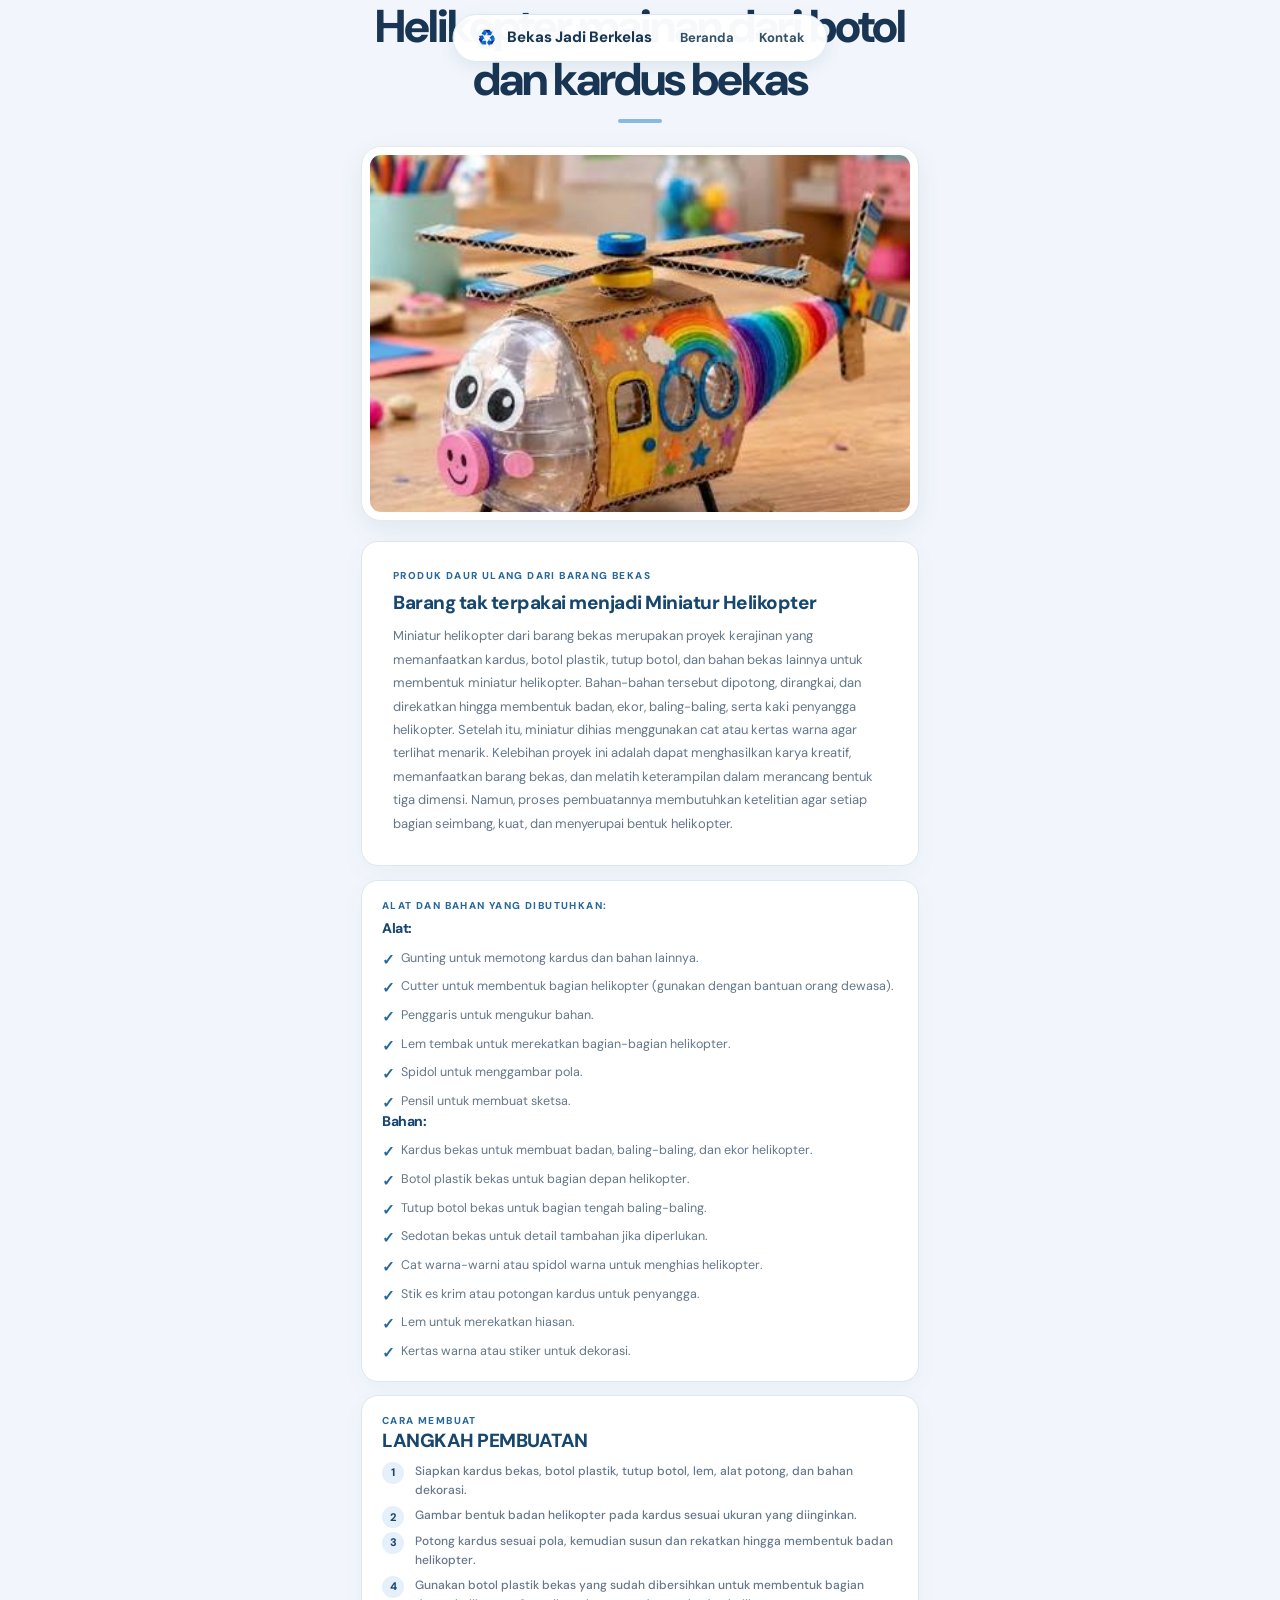
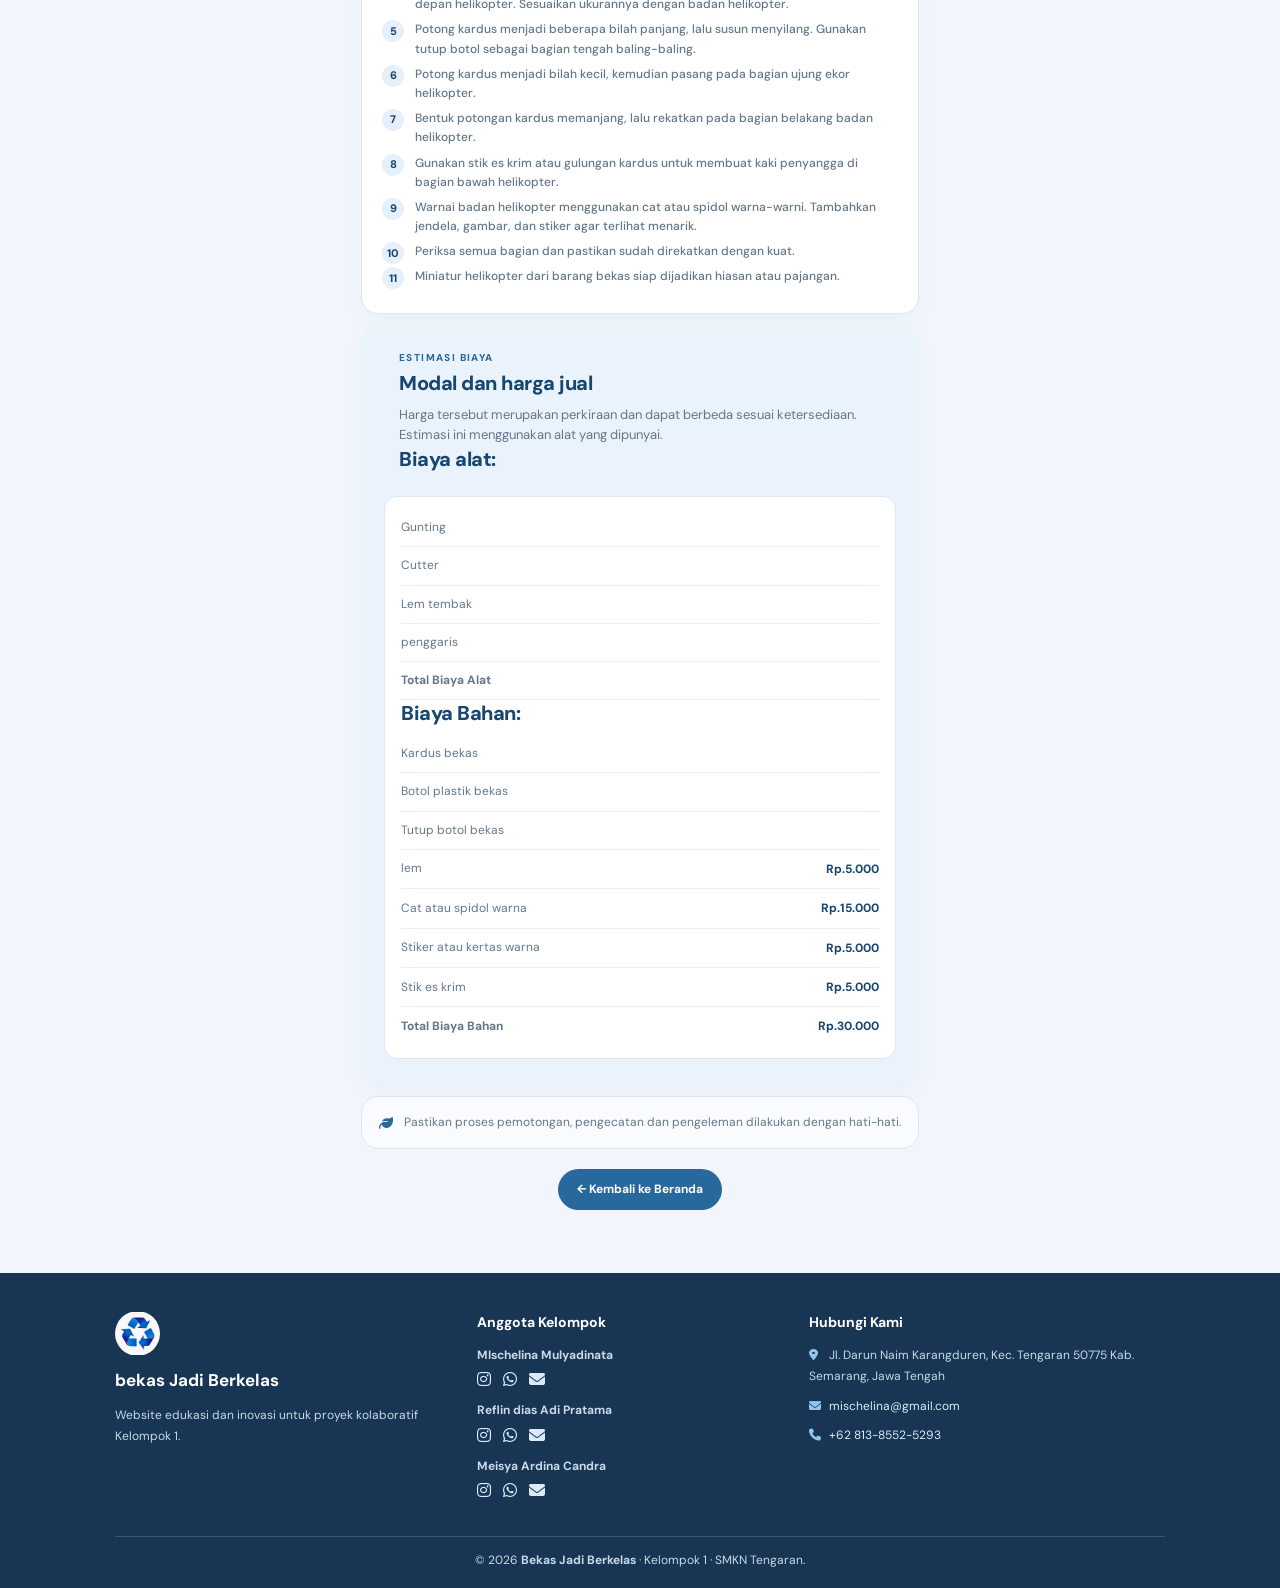
<file: heli.html>
<DOCTYPE html>
<html lang="id">
<head>
  <meta charset="UTF-8">
  <meta name="viewport" content="width=device-width, initial-scale=1.0">
  <meta http-equiv="X-UA-Compatible" content="ie=edge">
   <link rel="stylesheet" href="https://cdnjs.cloudflare.com/ajax/libs/font-awesome/6.5.0/css/all.min.css">
  <link rel="stylesheet" href="heli.css">
  <title>Helikopter Mainan</title>
  <link rel="stylesheet" href="helikopter.jpg">
  <link rel="stylesheet" href="heli.css">
</head>
<body>
   <nav class="nav">
    <div class="logo">
      <img src="recycle logo.jpg" alt="Logo" class="logo-img">
      <div style="font-size:15px" onclick="window.location.href='index.html'">Bekas Jadi Berkelas</div>
    </div>

    <div class="nav-links">
      <a href="index.html">Beranda</a>
      <a href="#kontak">Kontak</a>
    </div>

    <div class="hamburger" id="hamburger">
      <span></span>
      <span></span>
      <span></span>
    </div>

    <div class="nav-dropdown" id="navDropdown">
      <a href="index.html">Beranda</a>
      <a href="#kontak">Kontak</a>
    </div>
  </nav>

    <div class="container">
    <h1 class="title">Helikopter mainan dari botol dan kardus bekas</h1>
    <img src="helikopter.jpg" class="heli-img" alt="helikopter mainan">
    <main class="product-content">
      <section class="pc-intro"><span class="pc-eyebrow">Produk Daur Ulang dari barang bekas</span>
        <h2>Barang tak terpakai menjadi Miniatur Helikopter</h2>
        <p>
          Miniatur helikopter dari barang bekas merupakan proyek kerajinan yang memanfaatkan kardus, botol plastik, tutup botol, 
          dan bahan bekas lainnya untuk membentuk miniatur helikopter. Bahan-bahan tersebut dipotong, dirangkai, dan direkatkan 
          hingga membentuk badan, ekor, baling-baling, serta kaki penyangga helikopter. Setelah itu, miniatur dihias menggunakan cat atau kertas warna agar terlihat menarik. Kelebihan proyek ini adalah dapat menghasilkan karya kreatif, memanfaatkan barang bekas, dan melatih keterampilan dalam merancang bentuk tiga dimensi. Namun, proses pembuatannya membutuhkan ketelitian agar setiap bagian seimbang, kuat, dan menyerupai bentuk helikopter.
        </p>
      </section>
      <div class="pc-grid">
        <section class="pc-card">
          <span class="pc-eyebrow">Alat dan bahan yang dibutuhkan:</span>
          <h2>Alat:</h2>
          <ul class="pc-list">
            <li>Gunting untuk memotong kardus dan bahan lainnya.</li>
            <li>Cutter untuk membentuk bagian helikopter (gunakan dengan bantuan orang dewasa).</li>
            <li>Penggaris untuk mengukur bahan.</li>
            <li>Lem tembak untuk merekatkan bagian-bagian helikopter.</li>
            <li>Spidol untuk menggambar pola.</li>
            <li>Pensil untuk membuat sketsa.</li>
          </ul>
  
        <h2>Bahan:</h2>
        <ul class="pc-list">
          <li>Kardus bekas untuk membuat badan, baling-baling, dan ekor helikopter.</li>
          <li>Botol plastik bekas untuk bagian depan helikopter.</li>
          <li>Tutup botol bekas untuk bagian tengah baling-baling.</li>
          <li>Sedotan bekas untuk detail tambahan jika diperlukan.</li>
          <li>Cat warna-warni atau spidol warna untuk menghias helikopter.</li>
          <li>Stik es krim atau potongan kardus untuk penyangga.</li>
          <li>Lem untuk merekatkan hiasan.</li>
          <li>Kertas warna atau stiker untuk dekorasi.</li>
        </ul>
        </section>
        
      <section class="pc-card">
        <span class="pc-eyebrow">Cara membuat<span>
          <h2>Langkah pembuatan</h2>
          <ol class="pc-list numbered">
          <li>Siapkan kardus bekas, botol plastik, tutup botol, lem, alat potong, dan bahan dekorasi.</li>
          <li>Gambar bentuk badan helikopter pada kardus sesuai ukuran yang diinginkan.</li>
          <li>Potong kardus sesuai pola, kemudian susun dan rekatkan hingga membentuk badan helikopter.</li>
          <li>Gunakan botol plastik bekas yang sudah dibersihkan untuk membentuk bagian depan helikopter. Sesuaikan ukurannya dengan badan helikopter.</li>
          <li>Potong kardus menjadi beberapa bilah panjang, lalu susun menyilang. Gunakan tutup botol sebagai bagian tengah baling-baling.</li>
          <li>Potong kardus menjadi bilah kecil, kemudian pasang pada bagian ujung ekor helikopter.</li>
          <li>Bentuk potongan kardus memanjang, lalu rekatkan pada bagian belakang badan helikopter.</li>
          <li>Gunakan stik es krim atau gulungan kardus untuk membuat kaki penyangga di bagian bawah helikopter.</li>
          <li>Warnai badan helikopter menggunakan cat atau spidol warna-warni. Tambahkan jendela, gambar, dan stiker agar terlihat menarik.</li>
          <li>Periksa semua bagian dan pastikan sudah direkatkan dengan kuat.</li>
          <li>Miniatur helikopter dari barang bekas siap dijadikan hiasan atau pajangan.</li>
        </ol>
        </div>
      </section>
          
      <section class="pc-price">
        <div>
          <span class="pc-eyebrow">Estimasi biaya</span>
          <h2>Modal dan harga jual</h2>
            <p>Harga tersebut merupakan perkiraan dan dapat berbeda sesuai ketersediaan. Estimasi ini menggunakan alat yang dipunyai.</p>
          <h2>Biaya alat:
        </div>
        <dl>
          <div>
            <dt>Gunting</dt>
            <dd></dd>
          </div>
          <div>
            <dt>Cutter</dt>
            <dd></dd>
          </div>
          <div>
            <dt>Lem tembak</dt>
            <dd></dd>
</div>
          <div>
            <dt>penggaris</dt>
            <dd></dd>
          </div>
          <div>
            <dt><b>Total Biaya Alat</b></dt>
            <dd></dd>
          </div>
          
        <h2>Biaya Bahan:</h2>
          <div>
            <dt>Kardus bekas</dt>
            <dd></dd>
          </div>
          <div>
            <dt>Botol plastik bekas</dt>
            <dd></dd>
          </div>
          <div>
            <dt>Tutup botol bekas</dt>
            <dd></dd>
          </div>
          <div>
            <dt>lem</dt>
            <dd>Rp.5.000</dd>
          </div>
          <div>
            <dt>Cat atau spidol warna</dt>
            <dd>Rp.15.000</dd>
          </div>
          <div>
            <dt>Stiker atau kertas warna</dt>
            <dd>Rp.5.000</dd>
          </div>
          <div>
            <dt>Stik es krim</dt>
            <dd>Rp.5.000</dd>
          </div>
          <div>
            <dt><b>Total Biaya Bahan</b></dt>
            <dd>Rp.30.000</dd>
          </div>
        </dl>
      </section>
      <aside class="pc-takeaway"><i class="fas fa-leaf" aria-hidden="true"></i><p>Pastikan proses pemotongan, pengecatan dan pengeleman dilakukan dengan hati-hati.</p></aside>
    </main>
    <a href="index.html" class="btn-back pc-back">← Kembali ke Beranda</a>
  </div>
  
  <footer class="footer">
  <div class="footer-container">
    <div class="footer-brand">
      <img src="recycle logo.jpg" alt="Logo" class="footer-logo">
      <h3>bekas Jadi Berkelas</h3>
      <p>Website edukasi dan inovasi untuk proyek kolaboratif Kelompok 1.</p>
    </div>

    <div class="footer-team">
      <h4>Anggota Kelompok</h4>
      <div class="member-footer">
        <h5>MIschelina Mulyadinata</h5>
        <div class="social-icons">
          <a href="https://www.instagram.com/micellinnaaa?psln=MWdoaTIzdjlydWNjMg==" target="_blank" rel="noopener noreferrer" aria-label="Instagram"><i class="fab fa-instagram"></i></a>
          <a href="https://wa.me/081385525293" target="_blank" rel="noopener noreferrer" aria-label="WhatsApp"><i class="fab fa-whatsapp"></i></a>
          <a href="mailto:mischelina@gmail.com" aria-label="Kirim email"><i class="fas fa-envelope"></i></a>
        </div>
      </div>
      <div class="member-footer">
        <h5>Reflin dias Adi Pratama</h5>
        <div class="social-icons">
          <a href="https://www.instagram.com/scc_flinzz?xtok=MXh5c3AzODBvb2xjMg==" target="_blank" rel="noopener noreferrer" aria-label="Instagram"><i class="fab fa-instagram"></i></a>
          <a href="https://wa.me/085640459715" target="_blank" rel="noopener noreferrer" aria-label="WhatsApp"><i class="fab fa-whatsapp"></i></a>
          <a href="mailto:reflindias2@gmail.com" aria-label="Kirim email"><i class="fas fa-envelope"></i></a>
        </div>
      </div>

      <div class="member-footer">
        <h5>Meisya Ardina Candra</h5>
        <div class="social-icons">
          <a href="https://www.instagram.com/matchaenak611?rpxt=bTVxeGw5YnZxZGgz" target="_blank" rel="noopener noreferrer" aria-label="Instagram"><i class="fab fa-instagram"></i></a>
          <a href="https://wa.me/085729947326" target="_blank" rel="noopener noreferrer" aria-label="WhatsApp"><i class="fab fa-whatsapp"></i></a>
          <a href="mailto:meisya.p26095@satamail.my.id" aria-label="Kirim email"><i class="fas fa-envelope"></i></a>
        </div>
      </div>
    </div>

    <div class="footer-contact" id="kontak">
      <h4>Hubungi Kami</h4>
      <p><i class="fas fa-map-marker-alt"></i>Jl. Darun Naim Karangduren, Kec. Tengaran 50775 Kab. Semarang, Jawa Tengah</p>
      <p><i class="fas fa-envelope"></i><a href="mailto:mischelina28@gmail.com">mischelina@gmail.com</a></p>
      <p><i class="fas fa-phone"></i><a href="https://wa.me/081385525293">+62 813-8552-5293</a></p>
    </div>
  </div>
  
  <div class="footer-bottom"><p>© 2026 <strong>Bekas Jadi Berkelas</strong> · Kelompok 1 · SMKN Tengaran.</p></div>
</footer>
 </body>
</html>
</file>
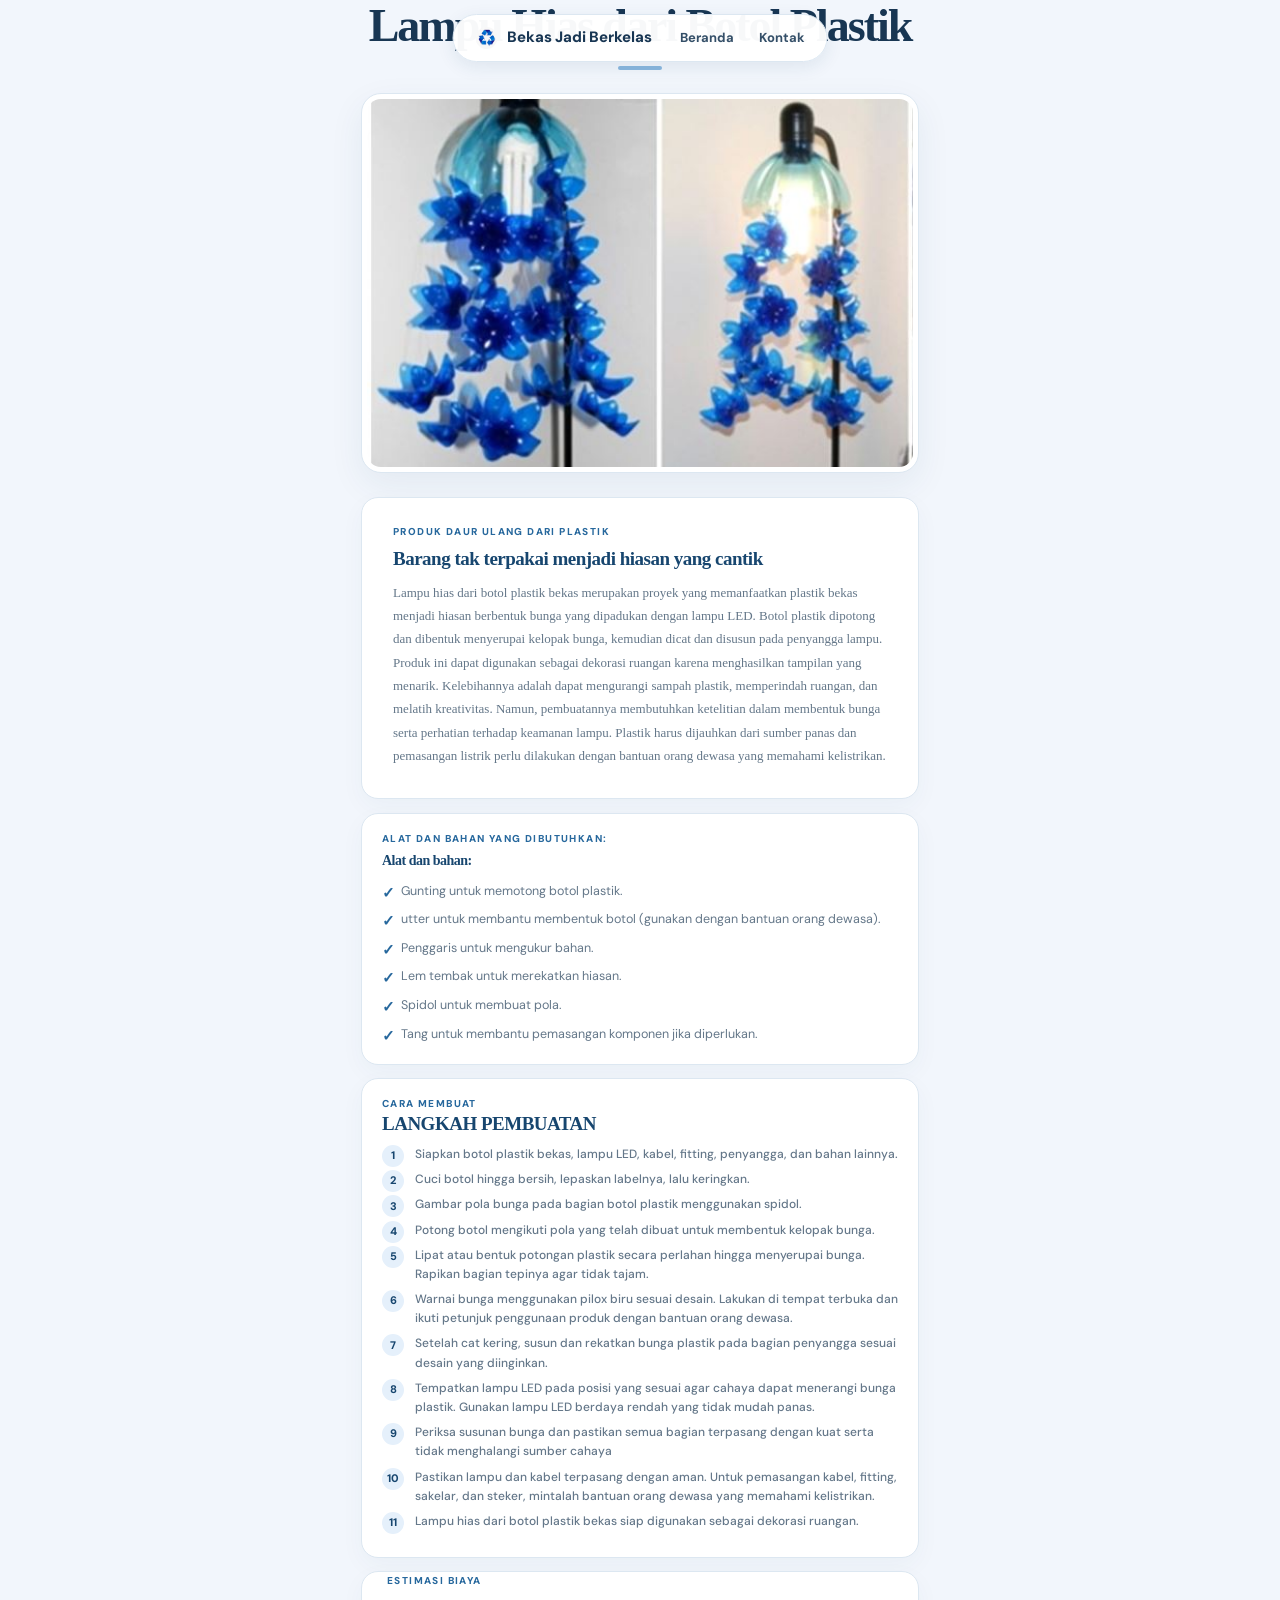
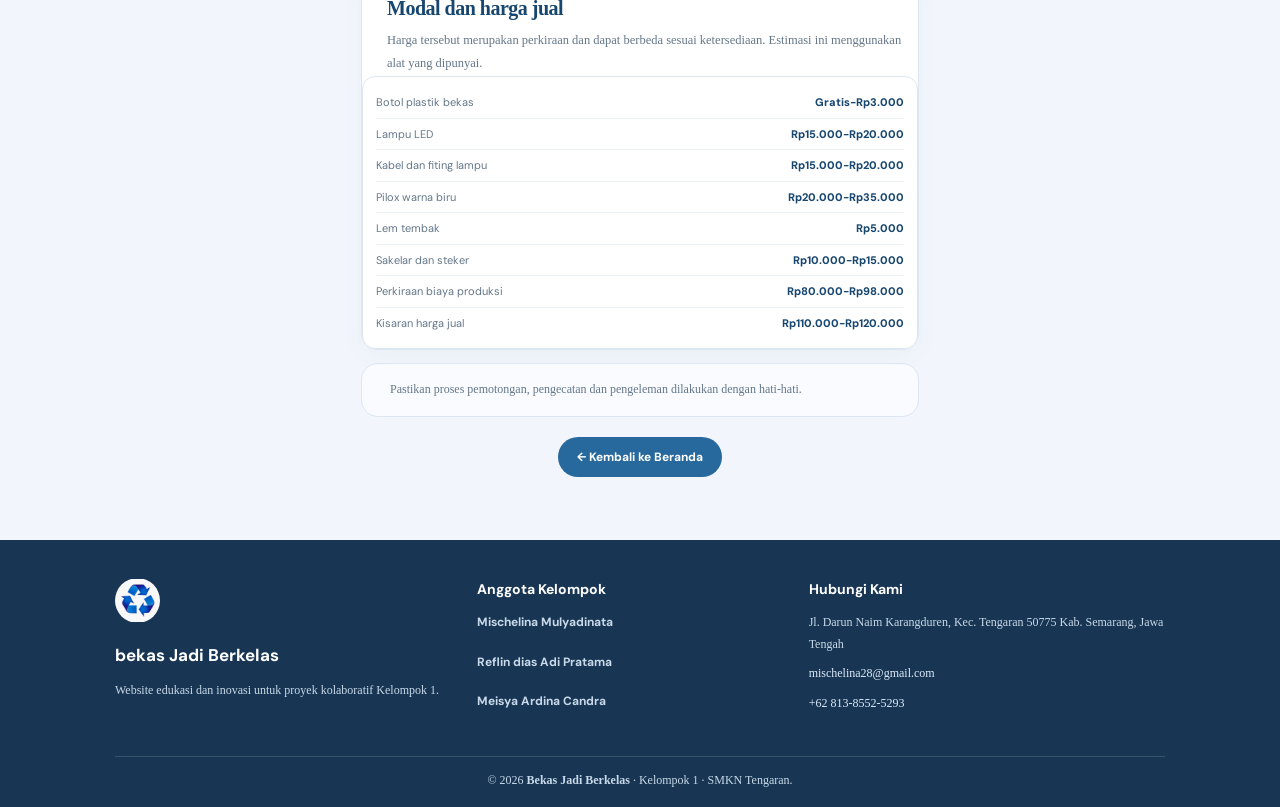
<file: lampu.html>
<!DOCTYPE html>
<html lang="id">
<head>
  <meta charset="UTF-8">
  <meta name="viewport" content="width=device-width, initial-scale=1.0">
  <meta http-equiv="X-UA-Compatible" content="ie=edge">
   <link rel="stylesheet" href="lampu.css">
  <link rel="stylesheet" href="lampu.css">
  <title>Lampu Hias</title>
  <link rel="stylesheet" href="pensil.css">
  <link rel="stylesheet" href="pensil.css">
</head>
<body>
   <nav class="nav">
    <div class="logo">
      <img src="recycle logo.jpg" alt="Logo" class="logo-img">
      <div style="font-size:15px" onclick="window.location.href='index.html'">Bekas Jadi Berkelas</div>
    </div>

    <div class="nav-links">
      <a href="index.html">Beranda</a>
      <a href="#kontak">Kontak</a>
    </div>

    <div class="hamburger" id="hamburger">
      <span></span>
      <span></span>
      <span></span>
    </div>

    <div class="nav-dropdown" id="navDropdown">
      <a href="index.html">Beranda</a>
      <a href="#kontak">Kontak</a>
    </div>
  </nav>

    <div class="container">
    <h1 class="title">Lampu Hias dari Botol Plastik</h1>
    <img src="lampu hias.jpg" class="lampu-img" alt="Lampu Hias dari Botol Plastik">
    <main class="product-content">
      <section class="pc-intro"><span class="pc-eyebrow">Produk Daur Ulang dari Plastik</span>
        <h2>Barang tak terpakai menjadi hiasan yang cantik</h2>
        <p>
          Lampu hias dari botol plastik bekas merupakan proyek yang memanfaatkan plastik bekas menjadi hiasan berbentuk bunga yang dipadukan dengan lampu LED. Botol plastik dipotong dan dibentuk menyerupai kelopak bunga, kemudian dicat dan disusun pada penyangga lampu. Produk ini dapat digunakan sebagai dekorasi ruangan karena menghasilkan tampilan yang menarik. Kelebihannya adalah dapat mengurangi sampah plastik, memperindah ruangan, dan melatih kreativitas. Namun, pembuatannya membutuhkan ketelitian dalam membentuk bunga serta perhatian terhadap keamanan lampu. Plastik harus dijauhkan dari sumber panas dan pemasangan listrik perlu dilakukan dengan bantuan orang dewasa yang memahami kelistrikan.
        </p>
      </section>
      <div class="pc-grid">
        <section class="pc-card">
          <span class="pc-eyebrow">Alat dan bahan yang dibutuhkan:</span>
          <h2>Alat dan bahan:</h2>
          <ul class="pc-list">
            <li>Gunting untuk memotong botol plastik.</li>
            <li>utter untuk membantu membentuk botol (gunakan dengan bantuan orang dewasa).</li>
            <li>Penggaris untuk mengukur bahan.</li>
            <li>Lem tembak untuk merekatkan hiasan.</li>
            <li>Spidol untuk membuat pola.</li>
            <li>Tang untuk membantu pemasangan komponen jika diperlukan.</li>
          </ul></section>

      <section class="pc-card">
        <span class="pc-eyebrow">Cara membuat<span>
          <h2>Langkah pembuatan</h2>
          <ol class="pc-list numbered"
          ><li>Siapkan botol plastik bekas, lampu LED, kabel, fitting, penyangga, dan bahan lainnya.</li>
          <li>Cuci botol hingga bersih, lepaskan labelnya, lalu keringkan.</li>
          <li>Gambar pola bunga pada bagian botol plastik menggunakan spidol.</li>
          <li>Potong botol mengikuti pola yang telah dibuat untuk membentuk kelopak bunga.</li>
          <li>Lipat atau bentuk potongan plastik secara perlahan hingga menyerupai bunga. Rapikan bagian tepinya agar tidak tajam.</li>
          <li>Warnai bunga menggunakan pilox biru sesuai desain. Lakukan di tempat terbuka dan ikuti petunjuk penggunaan produk dengan bantuan orang dewasa.</li>
          <li>Setelah cat kering, susun dan rekatkan bunga plastik pada bagian penyangga sesuai desain yang diinginkan.</li>
          <li>Tempatkan lampu LED pada posisi yang sesuai agar cahaya dapat menerangi bunga plastik. Gunakan lampu LED berdaya rendah yang tidak mudah panas.</li>
          <li>Periksa susunan bunga dan pastikan semua bagian terpasang dengan kuat serta tidak menghalangi sumber cahaya</li>
          <li>Pastikan lampu dan kabel terpasang dengan aman. Untuk pemasangan kabel, fitting, sakelar, dan steker, mintalah bantuan orang dewasa yang memahami kelistrikan.</li>
          <li>Lampu hias dari botol plastik bekas siap digunakan sebagai dekorasi ruangan.</li>
        </ol>
      </section>
      <section class="pc-price">
  <div>
    <span class="pc-eyebrow">Estimasi biaya</span>
    <h2>Modal dan harga jual</h2>
    <p>
      Harga tersebut merupakan perkiraan dan dapat berbeda sesuai ketersediaan.
      Estimasi ini menggunakan alat yang dipunyai.
    </p>
  </div>

  <dl>
    <div>
      <dt>Botol plastik bekas</dt>
      <dd>Gratis-Rp3.000</dd>
    </div>
    <div>
      <dt>Lampu LED</dt>
      <dd>Rp15.000-Rp20.000</dd>
    </div>
    <div>
      <dt>Kabel dan fiting lampu</dt>
      <dd>Rp15.000-Rp20.000</dd>
    </div>
    <div>
      <dt>Pilox warna biru</dt>
      <dd>Rp20.000-Rp35.000</dd>
    </div>
    <div>
      <dt>Lem tembak</dt>
      <dd>Rp5.000</dd>
    </div>
    <div>
      <dt>Sakelar dan steker</dt>
      <dd>Rp10.000-Rp15.000</dd>
    </div>
    <div>
      <dt>Perkiraan biaya produksi</dt>
      <dd>Rp80.000-Rp98.000</dd>
    </div>
    <div>
      <dt>Kisaran harga jual</dt>
      <dd>Rp110.000-Rp120.000</dd>
    </div>
  </dl>
</section>

      <aside class="pc-takeaway">
        <i class="fas fa-leaf" aria-hidden="true"></i><p>Pastikan proses pemotongan, pengecatan dan pengeleman dilakukan dengan hati-hati.</p></aside>
    </main>
    <a href="index.html" class="btn-back pc-back">← Kembali ke Beranda</a>
  </div>
  
  <footer class="footer">
  <div class="footer-container">

    <div class="footer-brand">
      <img src="recycle logo.jpg" alt="Logo" class="footer-logo">
      <h3>bekas Jadi Berkelas</h3>
      <p>Website edukasi dan inovasi untuk proyek kolaboratif Kelompok 1.</p>
    </div>

    <div class="footer-team">
      <h4>Anggota Kelompok</h4>

      <div class="member-footer">
        <h5>Mischelina Mulyadinata</h5>
        <div class="social-icons">
          <a href="https://www.instagram.com/micellinnaaa?psln=MWdoaTIzdjlydWNjMg==" target="_blank" aria-label="Instagram"><i class="fa-brands fa-instagram"></i></a>
          <a href="https://wa.me/081385525293" target="_blank" aria-label="WhatsApp"><i class="fa-brands fa-whatsapp"></i></a>
          <a href="mailto:mischelina28@gmail.com" aria-label="Email"><i class="fa-solid fa-envelope"></i></a>
        </div>
      </div>

      <div class="member-footer">
        <h5>Reflin dias Adi Pratama</h5>
        <div class="social-icons">
          <a href="https://www.instagram.com/scc_flinzz?xtok=MXh5c3AzODBvb2xjMg==" target="_blank" rel="noopener noreferrer" aria-label="Instagram"><i class="fab fa-instagram"></i></a>
          <a href="https://wa.me/085640459715" target="_blank" rel="noopener noreferrer" aria-label="WhatsApp"><i class="fab fa-whatsapp"></i></a>
          <a href="mailto:reflindias2@gmail.com" aria-label="Kirim email"><i class="fas fa-envelope"></i></a>
        </div>
      </div>

      <div class="member-footer">
        <h5>Meisya Ardina Candra</h5>
        <div class="social-icons">
          <a href="https://www.instagram.com/matchaenak611?rpxt=bTVxeGw5YnZxZGgz" target="_blank" rel="noopener noreferrer" aria-label="Instagram"><i class="fab fa-instagram"></i></a>
          <a href="https://wa.me/085729947326" target="_blank" rel="noopener noreferrer" aria-label="WhatsApp"><i class="fab fa-whatsapp"></i></a>
          <a href="mailto:meisya.p26095@satamail.my.id" aria-label="Kirim email"><i class="fas fa-envelope"></i></a>
        </div>
      </div>
    </div>

    <div class="footer-contact" id="kontak">
      <h4>Hubungi Kami</h4>
      <p><i class="fa-solid fa-location-dot"></i> Jl. Darun Naim Karangduren, Kec. Tengaran 50775 Kab. Semarang, Jawa Tengah</p>
      <p><i class="fa-solid fa-envelope"></i> <a href="mailto:mischelina28@gmail.com">mischelina28@gmail.com</a></p>
      <p><i class="fa-solid fa-phone"></i> <a href="tel:+6281385525293">+62 813-8552-5293</a></p>
    </div>

  </div>

  <div class="footer-bottom">
    <p>© 2026 <strong>Bekas Jadi Berkelas</strong> · Kelompok 1 · SMKN Tengaran.</p>
  </div>
</footer>
 </body>
</html>
</file>
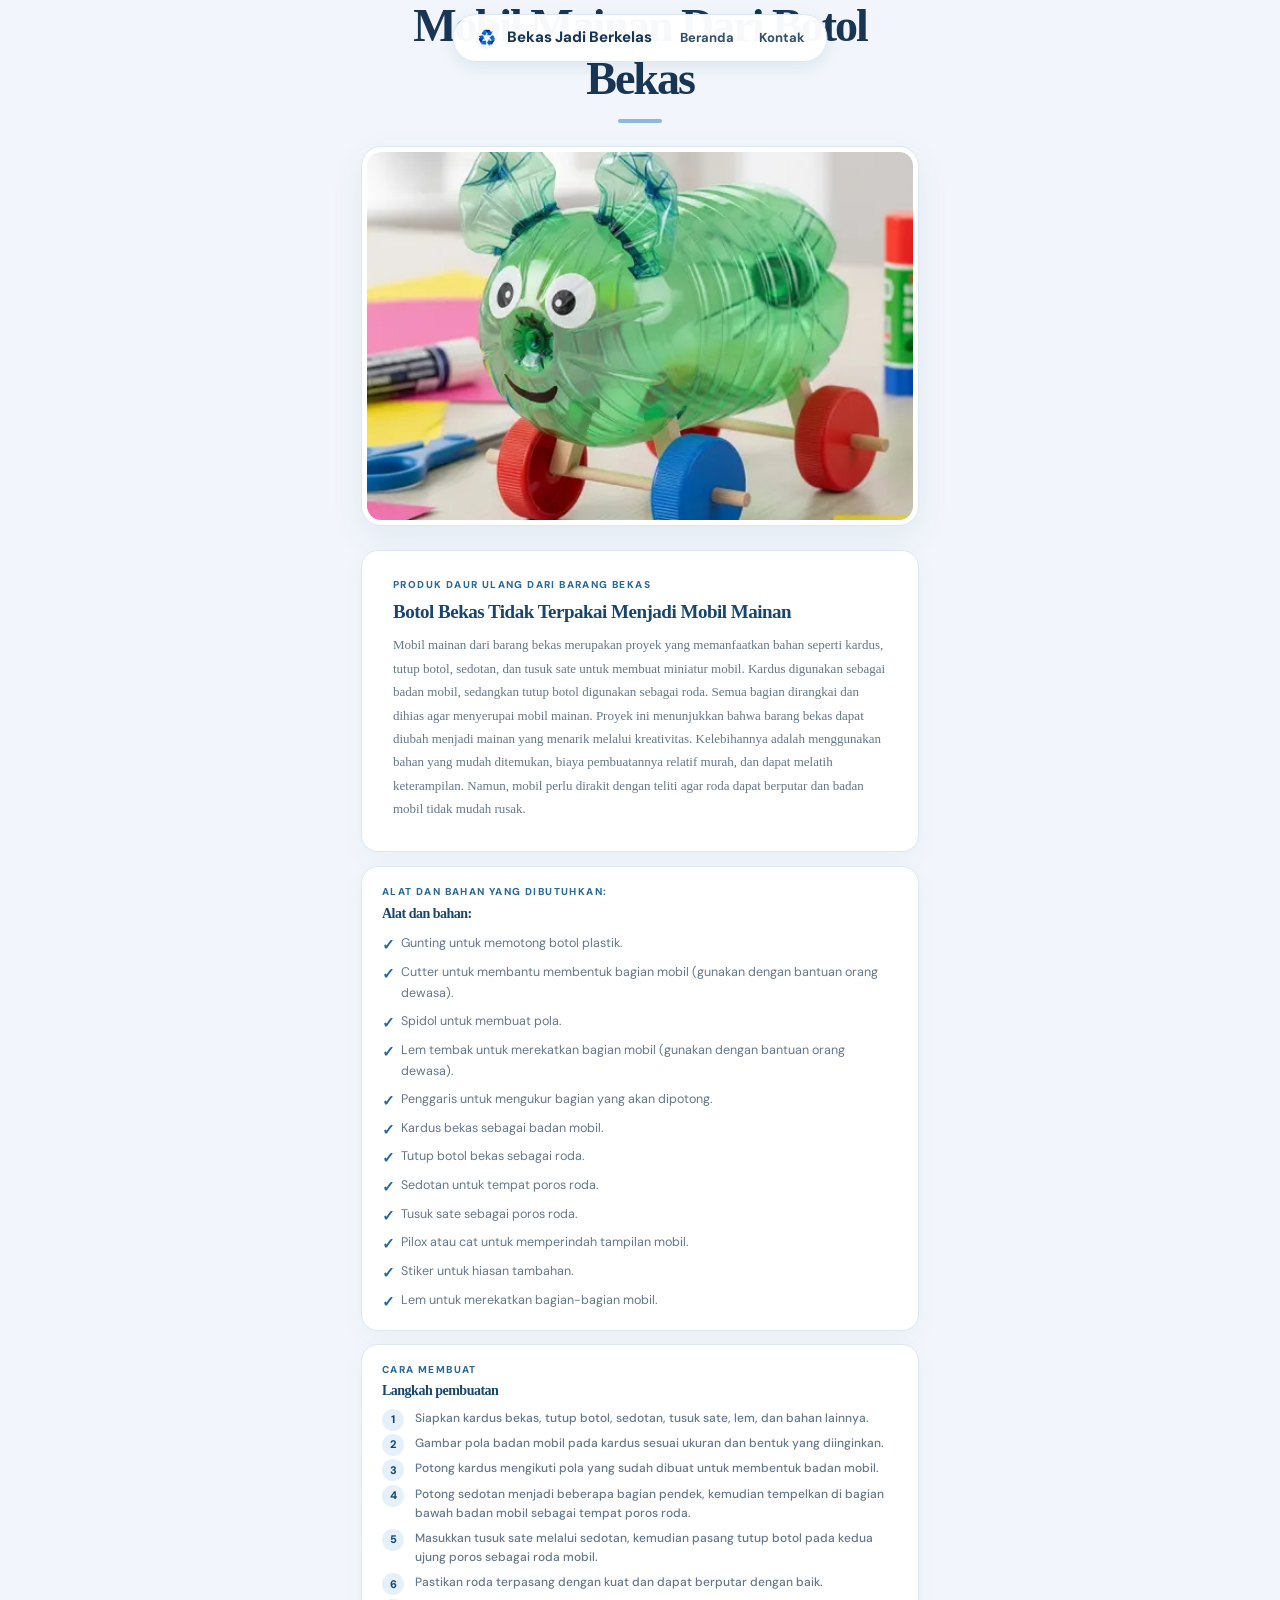
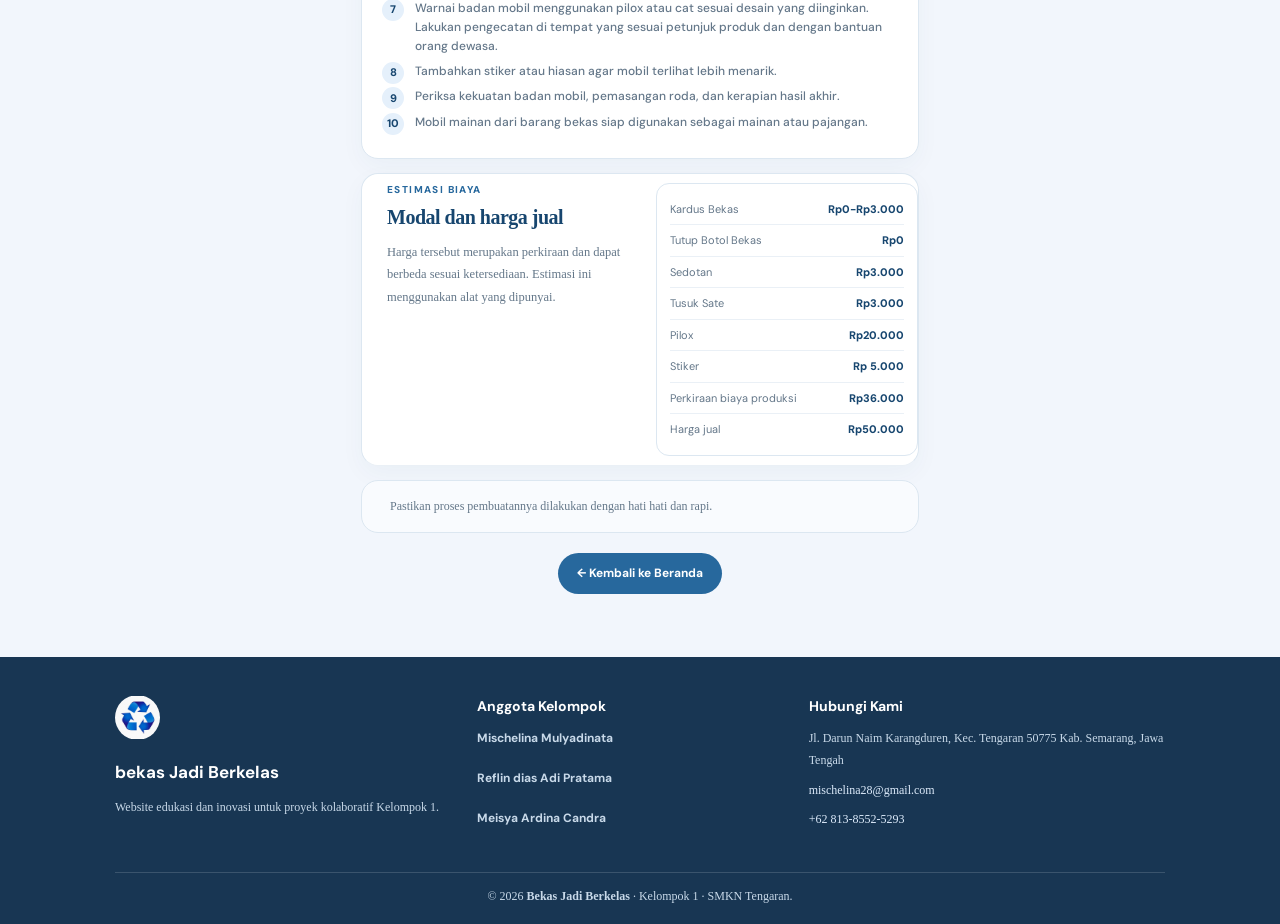
<file: mobil.html>
<!DOCTYPE html>
<html lang="id">
<head>
    <meta charset="UTF-8">
    <meta name="viewport" content="width=device-width, initial-scale=1.0">
    <meta http-equiv="X-UA-Compatible" content="ie=edge">
    <link rel="stylesheet" href="mobil.css">
    <link rel="stylesheet" href="mobil.css">
    <title>Mobil Mainan dari Botol Bekas</title>
    <link rel="stylesheet" href="mobil.css">
    <link rel="stylesheet" href="mobil.css">
</head>
<body>

    <nav class="nav">
        <div class="logo">
            <img src="recycle logo.jpg" alt="Logo" class="logo-img">
            <div style="font-size:15px" onclick="window.location.href='index.html'">Bekas Jadi Berkelas</div>
        </div>

        <div class="nav-links">
            <a href="index.html">Beranda</a>
            <a href="#kontak">Kontak</a>
        </div>

        <div class="hamburger" id="hamburger">
            <span></span>
            <span></span>
            <span></span>
        </div>

        <div class="nav-dropdown" id="navDropdown">
            <a href="index.html">Beranda</a>
            <a href="#kontak">Kontak</a>
        </div>
    </nav>

    <div class="container">
        <h1 class="title">Mobil Mainan Dari Botol Bekas</h1>

        <img src="mobil mobilan hijau.jpeg" class="mobil-img" alt="mobil mainan dari botol bekas">

        <main class="product-content">
            <section class="pc-intro">
                <span class="pc-eyebrow">Produk Daur Ulang dari Barang Bekas</span>
                <h2>Botol Bekas Tidak Terpakai Menjadi Mobil Mainan</h2>
                <p>
                    Mobil mainan dari barang bekas merupakan proyek yang memanfaatkan bahan seperti kardus, tutup botol, sedotan, dan tusuk sate untuk membuat miniatur mobil. Kardus digunakan sebagai badan mobil, sedangkan tutup botol digunakan sebagai roda. Semua bagian dirangkai dan dihias agar menyerupai mobil mainan. Proyek ini menunjukkan bahwa barang bekas dapat diubah menjadi mainan yang menarik melalui kreativitas. Kelebihannya adalah menggunakan bahan yang mudah ditemukan, biaya pembuatannya relatif murah, dan dapat melatih keterampilan. Namun, mobil perlu dirakit dengan teliti agar roda dapat berputar dan badan mobil tidak mudah rusak.
                </p>
            </section>

            <div class="pc-grid">
                <section class="pc-card">
                    <span class="pc-eyebrow">Alat dan bahan yang dibutuhkan:</span>
                    <h2>Alat dan bahan:</h2>

                    <ul class="pc-list">
                        <li>Gunting untuk memotong botol plastik.</li>
                        <li>Cutter untuk membantu membentuk bagian mobil (gunakan dengan bantuan orang dewasa).</li>
                        <li>Spidol untuk membuat pola.</li>
                        <li>Lem tembak untuk merekatkan bagian mobil (gunakan dengan bantuan orang dewasa).</li>
                        <li>Penggaris untuk mengukur bagian yang akan dipotong.</li>
                        <li>Kardus bekas sebagai badan mobil.</li>
                        <li>Tutup botol bekas sebagai roda.</li>
                        <li>Sedotan untuk tempat poros roda.</li>
                        <li>Tusuk sate sebagai poros roda.</li>
                        <li>Pilox atau cat untuk memperindah tampilan mobil.</li>
                        <li>Stiker untuk hiasan tambahan.</li>
                        <li>Lem untuk merekatkan bagian-bagian mobil.</li>
                    </ul>
                </section>

                <section class="pc-card">
                    <span class="pc-eyebrow">Cara membuat</span>
                    <h2>Langkah pembuatan</h2>

                    <ol class="pc-list numbered">
                        <li>Siapkan kardus bekas, tutup botol, sedotan, tusuk sate, lem, dan bahan lainnya.</li>
                        <li>Gambar pola badan mobil pada kardus sesuai ukuran dan bentuk yang diinginkan.</li>
                        <li>Potong kardus mengikuti pola yang sudah dibuat untuk membentuk badan mobil.</li>
                        <li>Potong sedotan menjadi beberapa bagian pendek, kemudian tempelkan di bagian bawah badan mobil sebagai tempat poros roda.</li>
                        <li>Masukkan tusuk sate melalui sedotan, kemudian pasang tutup botol pada kedua ujung poros sebagai roda mobil.</li>
                        <li>Pastikan roda terpasang dengan kuat dan dapat berputar dengan baik.</li>
                        <li>Warnai badan mobil menggunakan pilox atau cat sesuai desain yang diinginkan. Lakukan pengecatan di tempat yang sesuai petunjuk produk dan dengan bantuan orang dewasa.</li>
                        <li>Tambahkan stiker atau hiasan agar mobil terlihat lebih menarik.</li>
                        <li>Periksa kekuatan badan mobil, pemasangan roda, dan kerapian hasil akhir.</li>
                        <li>Mobil mainan dari barang bekas siap digunakan sebagai mainan atau pajangan.</li>
                    </ol>
                </section>
            </div>

            <section class="pc-price">
                <div>
                    <span class="pc-eyebrow">Estimasi Biaya</span>
                    <h2>Modal dan harga jual</h2>
                    <p>Harga tersebut merupakan perkiraan dan dapat berbeda sesuai ketersediaan. Estimasi ini menggunakan alat yang dipunyai.</p>
                </div>

                <dl>
                    <div>
                        <dt>Kardus Bekas</dt>
                        <dd>Rp0-Rp3.000</dd>
                    </div>
                    <div>
                        <dt>Tutup Botol Bekas</dt>
                        <dd>Rp0</dd>
                    </div>
                    <div>
                        <dt>Sedotan</dt>
                        <dd>Rp3.000</dd>
                    </div>
                    <div>
                        <dt>Tusuk Sate</dt>
                        <dd>Rp3.000</dd>
                    </div>
                    <div>
                        <dt>Pilox</dt>
                        <dd>Rp20.000</dd>
                    </div>
                    <div>
                        <dt>Stiker</dt>
                        <dd>Rp 5.000</dd>
                    </div>
                    <div>
                        <dt>Perkiraan biaya produksi</dt>
                        <dd>Rp36.000</dd>
                    </div>
                    <div>
                        <dt>Harga jual</dt>
                        <dd>Rp50.000</dd>
                    </div>
                </dl>
            </section>

            <aside class="pc-takeaway">
                <i class="fas fa-leaf" aria-hidden="true"></i>
                <p>Pastikan proses pembuatannya dilakukan dengan hati hati dan rapi.</p>
            </aside>
        </main>

        <a href="index.html" class="btn-back pc-back">← Kembali ke Beranda</a>
    </div>

    <footer class="footer">
        <div class="footer-container">
            <div class="footer-brand">
                <img src="recycle logo.jpg" alt="Logo" class="footer-logo">
                <h3>bekas Jadi Berkelas</h3>
                <p>Website edukasi dan inovasi untuk proyek kolaboratif Kelompok 1.</p>
            </div>

            <div class="footer-team">
                <h4>Anggota Kelompok</h4>

                <div class="member-footer">
                    <h5>Mischelina Mulyadinata</h5>
                    <div class="social-icons">
                        <a href="https://www.instagram.com/micellinnaaa?psln=MWdoaTIzdjlydWNjMg==" target="_blank" rel="noopener noreferrer" aria-label="Instagram"><i class="fab fa-instagram"></i></a>
                        <a href="https://wa.me/081385525293" target="_blank" rel="noopener noreferrer" aria-label="WhatsApp"><i class="fab fa-whatsapp"></i></a>
                        <a href="mailto:mischelina28@gmail.com" aria-label="Kirim email"><i class="fas fa-envelope"></i></a>
                    </div>
                </div>
                <div class="member-footer">
                    <h5>Reflin dias Adi Pratama</h5>
                      <div class="social-icons">
                       <a href="https://www.instagram.com/scc_flinzz?xtok=MXh5c3AzODBvb2xjMg==" target="_blank" rel="noopener noreferrer" aria-label="Instagram"><i class="fab fa-instagram"></i></a>
                       <a href="https://wa.me/085640459715" target="_blank" rel="noopener noreferrer" aria-label="WhatsApp"><i class="fab fa-whatsapp"></i></a>
                       <a href="mailto:reflindias2@gmail.com" aria-label="Kirim email"><i class="fas fa-envelope"></i></a>
                      </div>
                </div>

                 <div class="member-footer">
                    <h5>Meisya Ardina Candra</h5>
                     <div class="social-icons">
                        <a href="https://www.instagram.com/matchaenak611?rpxt=bTVxeGw5YnZxZGgz" target="_blank" rel="noopener noreferrer" aria-label="Instagram"><i class="fab fa-instagram"></i></a>
                        <a href="https://wa.me/085729947326" target="_blank" rel="noopener noreferrer" aria-label="WhatsApp"><i class="fab fa-whatsapp"></i></a>
                        <a href="mailto:meisya.p26095@satamail.my.id" aria-label="Kirim email"><i class="fas fa-envelope"></i></a>
                     </div>
                </div>
            </div>

            <div class="footer-contact" id="kontak">
                <h4>Hubungi Kami</h4>
                <p><i class="fas fa-map-marker-alt"></i>Jl. Darun Naim Karangduren, Kec. Tengaran 50775 Kab. Semarang, Jawa Tengah</p>
                <p><i class="fas fa-envelope"></i><a href="mailto:mischelina28@gmail.com">mischelina28@gmail.com</a></p>
                <p><i class="fas fa-phone"></i><a href="https://wa.me/+6281385525293">+62 813-8552-5293</a></p>
            </div>
        </div>

        <div class="footer-bottom">
            <p>© 2026 <strong>Bekas Jadi Berkelas</strong> · Kelompok 1 · SMKN Tengaran.</p>
        </div>
    </footer>

</body>
</html>
</file>
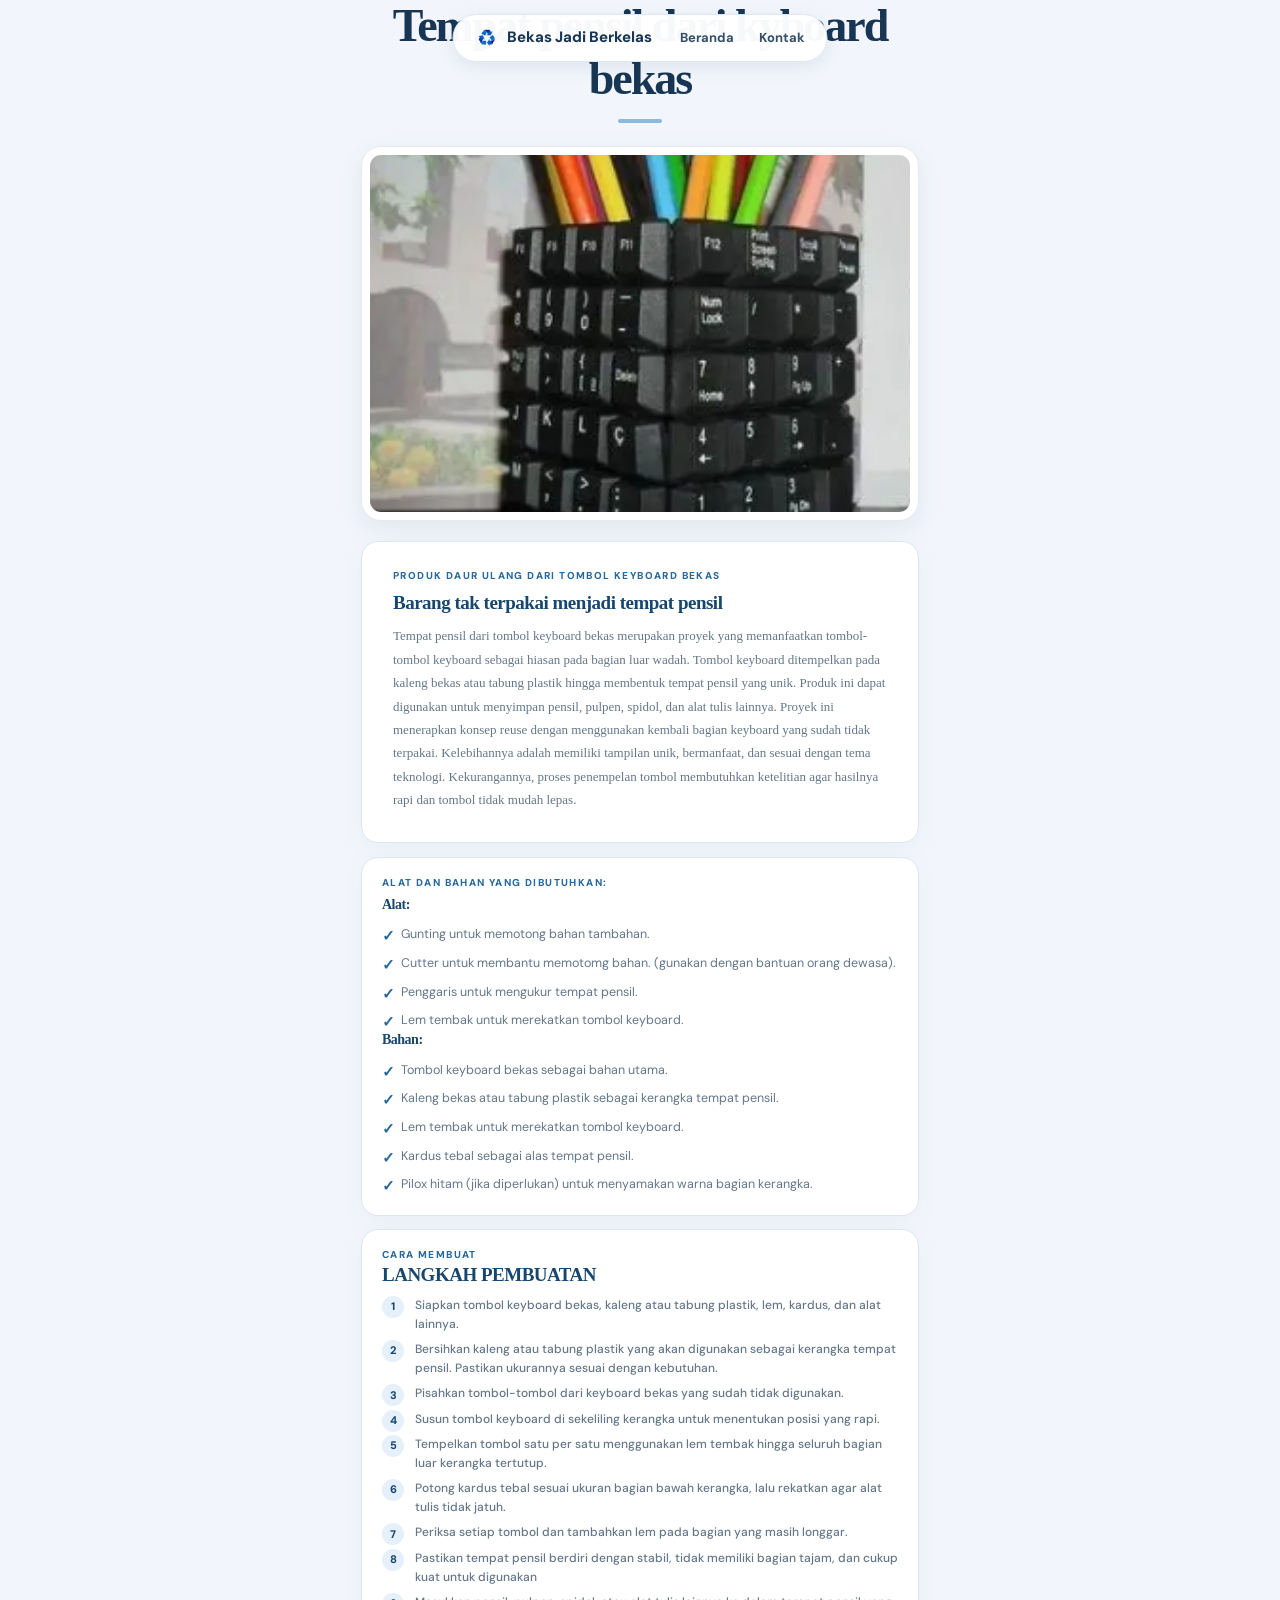
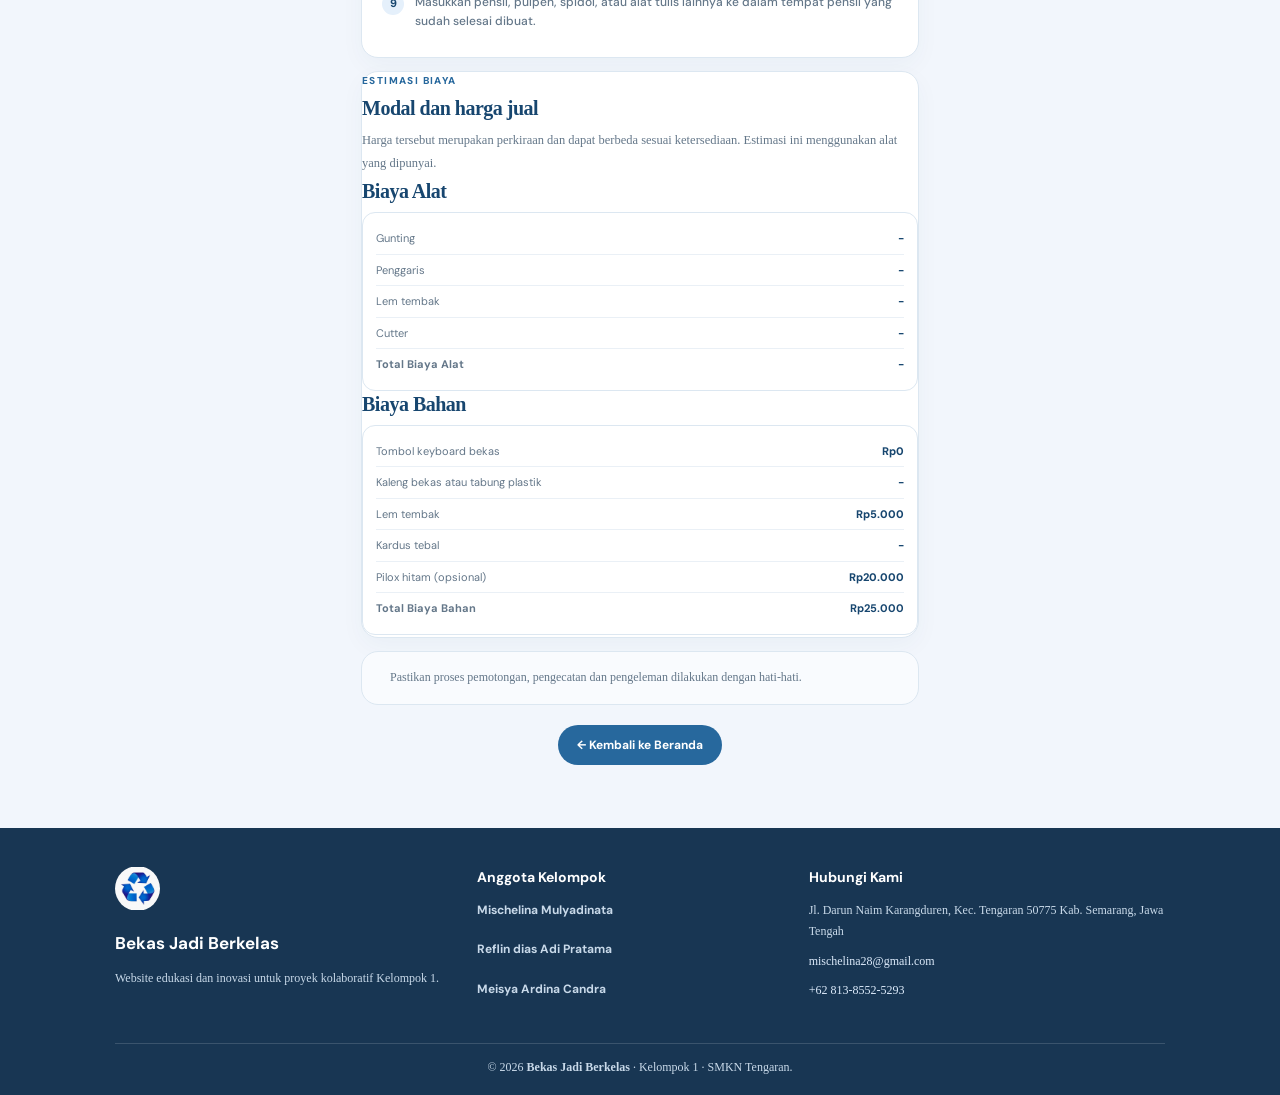
<file: pensil.html>
<!DOCTYPE html>
<html lang="id">
<head>
  <meta charset="UTF-8">
  <meta name="viewport" content="width=device-width, initial-scale=1.0">
  <meta http-equiv="X-UA-Compatible" content="ie=edge">
   <link rel="stylesheet" href="pensil.css">
  <link rel="stylesheet" href="pensil.css">
  <title>Tempat Pensil dari Kyboard</title>
  <link rel="stylesheet" href="tempat pensil dari kyboard.jpeg">
  <link rel="stylesheet" href="pensil.css">
</head>
<body>
   <nav class="nav">
    <div class="logo">
      <img src="recycle logo.jpg" alt="Logo" class="logo-img">
      <div style="font-size:15px" onclick="window.location.href='index.html'">Bekas Jadi Berkelas</div>
    </div>

    <div class="nav-links">
      <a href="index.html">Beranda</a>
      <a href="#kontak">Kontak</a>
    </div>

    <div class="hamburger" id="hamburger">
      <span></span>
      <span></span>
      <span></span>
    </div>

    <div class="nav-dropdown" id="navDropdown">
      <a href="index.html">Beranda</a>
      <a href="#kontak">Kontak</a>
    </div>
  </nav>

    <div class="container">
    <h1 class="title">Tempat pensil dari kyboard bekas</h1>
    <img src="tempat pensil dari kyboard.jpeg" class="pensil-img" alt="Lampu Hias dari Botol Plastik">
    <main class="product-content">
      <section class="pc-intro"><span class="pc-eyebrow">Produk Daur Ulang dari Tombol Keyboard Bekas</span>
        <h2>Barang tak terpakai menjadi tempat pensil</h2>
        <p>
          Tempat pensil dari tombol keyboard bekas merupakan proyek yang memanfaatkan
          tombol-tombol keyboard sebagai hiasan pada bagian luar wadah. Tombol keyboard 
          ditempelkan pada kaleng bekas atau tabung plastik hingga membentuk tempat pensil yang unik. Produk ini dapat digunakan untuk menyimpan pensil, pulpen, spidol, dan alat tulis lainnya. Proyek ini menerapkan konsep reuse dengan menggunakan kembali bagian keyboard yang sudah tidak terpakai. Kelebihannya adalah memiliki tampilan unik, bermanfaat, dan sesuai dengan tema teknologi. Kekurangannya, proses penempelan tombol
          membutuhkan ketelitian agar hasilnya rapi dan tombol tidak mudah lepas.
        </p>
      </section>
      <div class="pc-grid">
        <section class="pc-card">
          <span class="pc-eyebrow">Alat dan bahan yang dibutuhkan:</span>
          <h2>Alat:</h2>
          <ul class="pc-list">
            <li>Gunting untuk memotong bahan tambahan.</li>
            <li>Cutter untuk membantu memotomg bahan. (gunakan dengan bantuan orang dewasa).</li>
            <li>Penggaris untuk mengukur tempat pensil.</li>
            <li>Lem tembak untuk merekatkan tombol keyboard.</li>
          </ul> 

          <h2>Bahan:</h2>
          <ul class="pc-list">
            <li>Tombol keyboard bekas sebagai bahan utama.</li>
            <li>Kaleng bekas atau tabung plastik sebagai kerangka tempat pensil.</li>
            <li>Lem tembak untuk merekatkan tombol keyboard.</li>
            <li>Kardus tebal sebagai alas tempat pensil.</li>
            <li>Pilox hitam (jika diperlukan) untuk menyamakan warna bagian kerangka.</li>          </ul>
          
        </section>
          

      <section class="pc-card">
        <span class="pc-eyebrow">Cara membuat<span>
          <h2>Langkah pembuatan</h2>
          <ol class="pc-list numbered"
          ><li>Siapkan tombol keyboard bekas, kaleng atau tabung plastik, lem, kardus, dan alat lainnya.</li>
          <li>Bersihkan kaleng atau tabung plastik yang akan digunakan sebagai kerangka tempat pensil. Pastikan ukurannya sesuai dengan kebutuhan.</li>
          <li>Pisahkan tombol-tombol dari keyboard bekas yang sudah tidak digunakan.</li>
          <li>Susun tombol keyboard di sekeliling kerangka untuk menentukan posisi yang rapi.</li>
          <li>Tempelkan tombol satu per satu menggunakan lem tembak hingga seluruh bagian luar kerangka tertutup.</li>
          <li>Potong kardus tebal sesuai ukuran bagian bawah kerangka, lalu rekatkan agar alat tulis tidak jatuh.</li>
          <li>Periksa setiap tombol dan tambahkan lem pada bagian yang masih longgar.</li>
          <li>Pastikan tempat pensil berdiri dengan stabil, tidak memiliki bagian tajam, dan cukup kuat untuk digunakan</li>
          <li>Masukkan pensil, pulpen, spidol, atau alat tulis lainnya ke dalam tempat pensil yang sudah selesai dibuat.</li>
        </ol>
      </section>
      <section class="pc-price">

  <div>
    <span class="pc-eyebrow">Estimasi biaya</span>
    <h2>Modal dan harga jual</h2>
    <p>
      Harga tersebut merupakan perkiraan dan dapat berbeda sesuai ketersediaan.
      Estimasi ini menggunakan alat yang dipunyai.
    </p>
  </div>

  <div class="biaya-list">

    <h2>Biaya Alat</h2>

    <dl>
      <div>
        <dt>Gunting</dt>
        <dd>-</dd>
      </div>
      <div>
        <dt>Penggaris</dt>
        <dd>-</dd>
      </div>
      <div>
        <dt>Lem tembak</dt>
        <dd>-</dd>
      </div>
      <div>
        <dt>Cutter</dt>
        <dd>-</dd>
      </div>
      <div>
        <dt><strong>Total Biaya Alat</strong></dt>
        <dd>-</dd>
      </div>
    </dl>

    <h2>Biaya Bahan</h2>

    <dl>
      <div>
        <dt>Tombol keyboard bekas</dt>
        <dd>Rp0</dd>
      </div>
      <div>
        <dt>Kaleng bekas atau tabung plastik</dt>
        <dd>-</dd>
      </div>
      <div>
        <dt>Lem tembak</dt>
        <dd>Rp5.000</dd>
      </div>
      <div>
        <dt>Kardus tebal</dt>
        <dd>-</dd>
      </div>
      <div>
        <dt>Pilox hitam (opsional)</dt>
        <dd>Rp20.000</dd>
      </div>
      <div>
        <dt><strong>Total Biaya Bahan</strong></dt>
        <dd><strong>Rp25.000</strong></dd>
      </div>
    </dl>
  </div>
</section>
      <aside class="pc-takeaway"><i class="fas fa-leaf" aria-hidden="true"></i><p>Pastikan proses pemotongan, pengecatan dan pengeleman dilakukan dengan hati-hati.</p></aside>
    </main>
    <a href="index.html" class="btn-back pc-back">← Kembali ke Beranda</a>
  </div>
  
  <footer class="footer">
  <div class="footer-container">
    <div class="footer-brand">
      <img src="recycle logo.jpg" alt="Logo" class="footer-logo">
      <h3>Bekas Jadi Berkelas</h3>
      <p>Website edukasi dan inovasi untuk proyek kolaboratif Kelompok 1.</p>
    </div>

    <div class="footer-team">
      <h4>Anggota Kelompok</h4>
      <div class="member-footer">
        <h5>Mischelina Mulyadinata</h5>
        <div class="social-icons">
          <a href="https://www.instagram.com/micellinnaaa?psln=MWdoaTIzdjlydWNjMg==" target="_blank" rel="noopener noreferrer" aria-label="Instagram"><i class="fab fa-instagram"></i></a>
          <a href="https://wa.me/081385525293" target="_blank" rel="noopener noreferrer" aria-label="WhatsApp"><i class="fab fa-whatsapp"></i></a>
          <a href="mailto:mischelina28@gmail.com" aria-label="Kirim email"><i class="fas fa-envelope"></i></a>
        </div>
      </div>
      <div class="member-footer">
        <h5>Reflin dias Adi Pratama</h5>
        <div class="social-icons">
          <a href="https://www.instagram.com/scc_flinzz?xtok=MXh5c3AzODBvb2xjMg==" target="_blank" rel="noopener noreferrer" aria-label="Instagram"><i class="fab fa-instagram"></i></a>
          <a href="https://wa.me/085640459715" target="_blank" rel="noopener noreferrer" aria-label="WhatsApp"><i class="fab fa-whatsapp"></i></a>
          <a href="mailto:reflindias2@gmail.com" aria-label="Kirim email"><i class="fas fa-envelope"></i></a>
        </div>
      </div>

      <div class="member-footer">
        <h5>Meisya Ardina Candra</h5>
        <div class="social-icons">
          <a href="https://www.instagram.com/matchaenak611?rpxt=bTVxeGw5YnZxZGgz" target="_blank" rel="noopener noreferrer" aria-label="Instagram"><i class="fab fa-instagram"></i></a>
          <a href="https://wa.me/085729947326" target="_blank" rel="noopener noreferrer" aria-label="WhatsApp"><i class="fab fa-whatsapp"></i></a>
          <a href="mailto:meisya.p26095@satamail.my.id" aria-label="Kirim email"><i class="fas fa-envelope"></i></a>
        </div>
      </div>
    </div>

    <div class="footer-contact" id="kontak">

<h4>Hubungi Kami</h4>
      <p><i class="fas fa-map-marker-alt"></i>Jl. Darun Naim Karangduren, Kec. Tengaran 50775 Kab. Semarang, Jawa Tengah</p>
      <p><i class="fas fa-envelope"></i><a href="mailto:mischelima28@gmail.com">mischelina28@gmail.com</a></p>
      <p><i class="fas fa-phone"></i><a href="https://wa.me/+6281385525293">+62 813-8552-5293</a></p>
    </div>
  </div>
  
  <div class="footer-bottom"><p>© 2026 <strong>Bekas Jadi Berkelas</strong> · Kelompok 1 · SMKN Tengaran.</p></div>
</footer>
 </body>
</html>
</file>
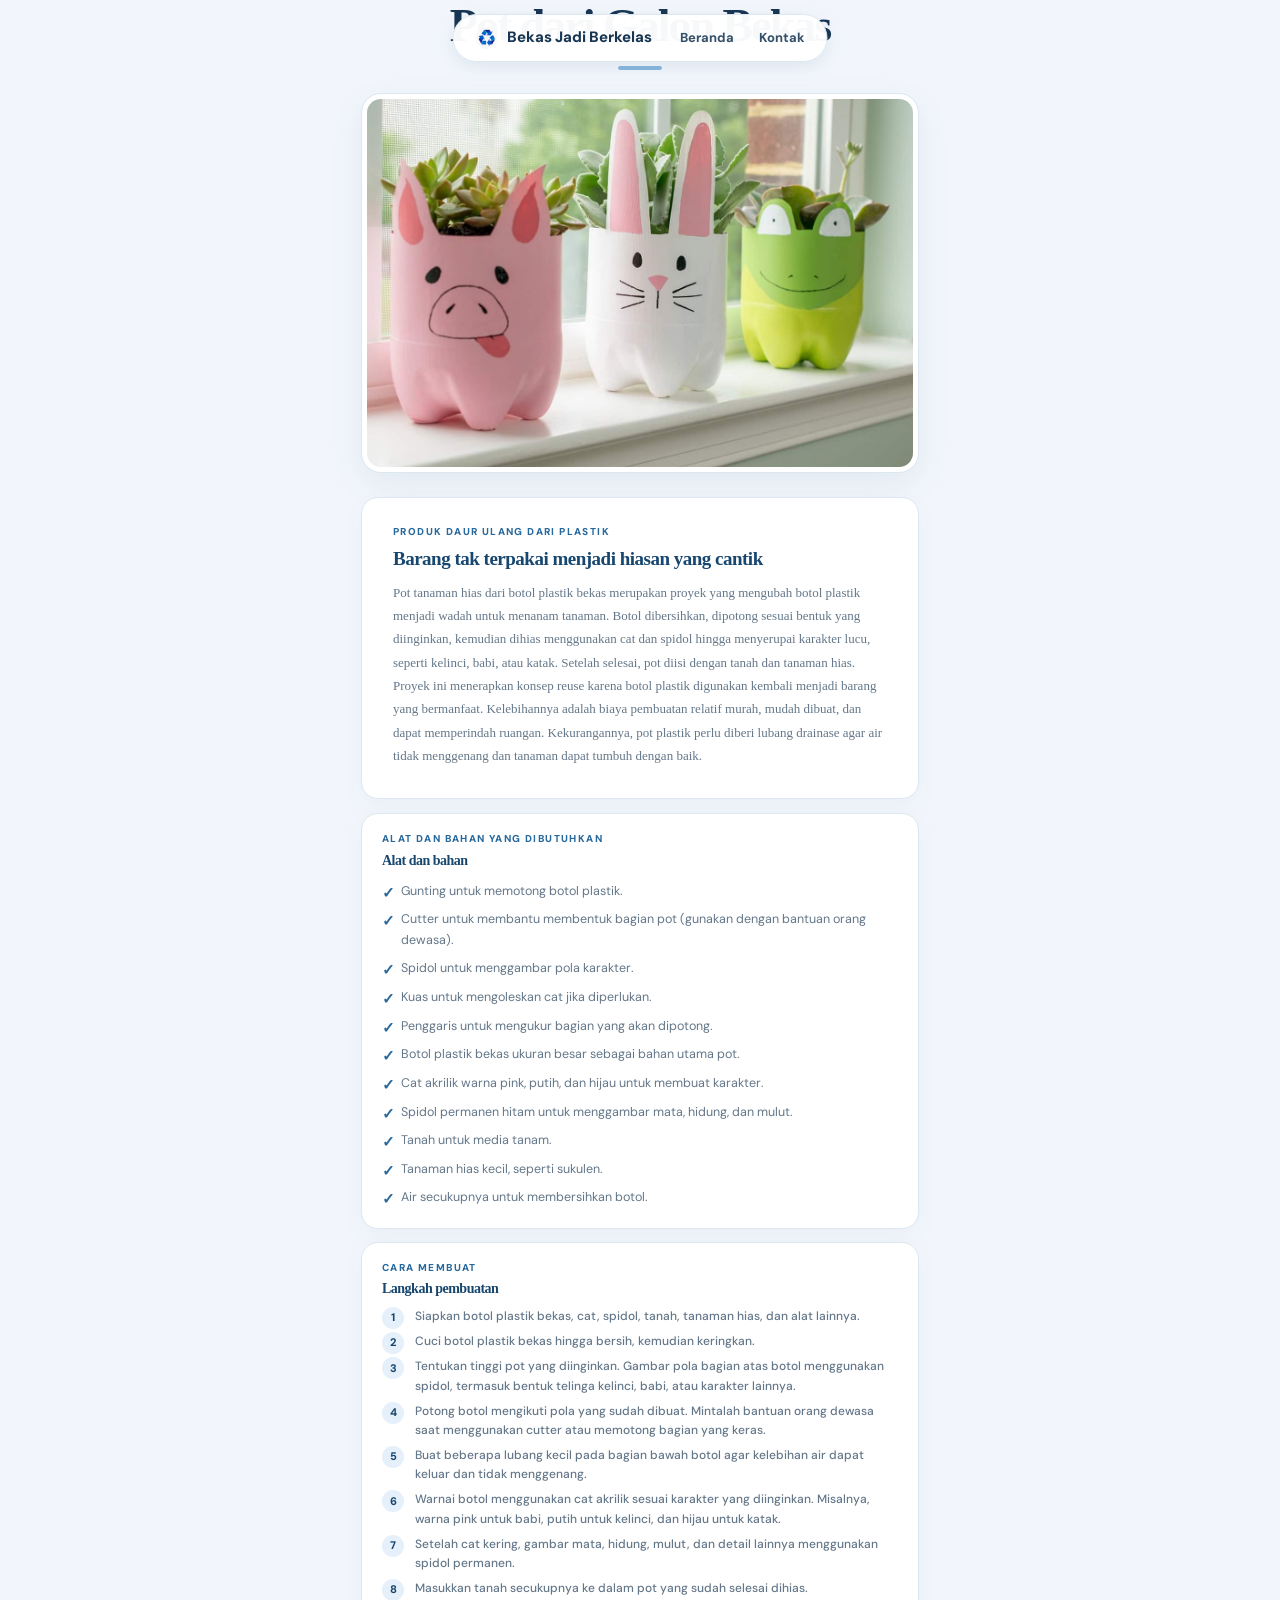
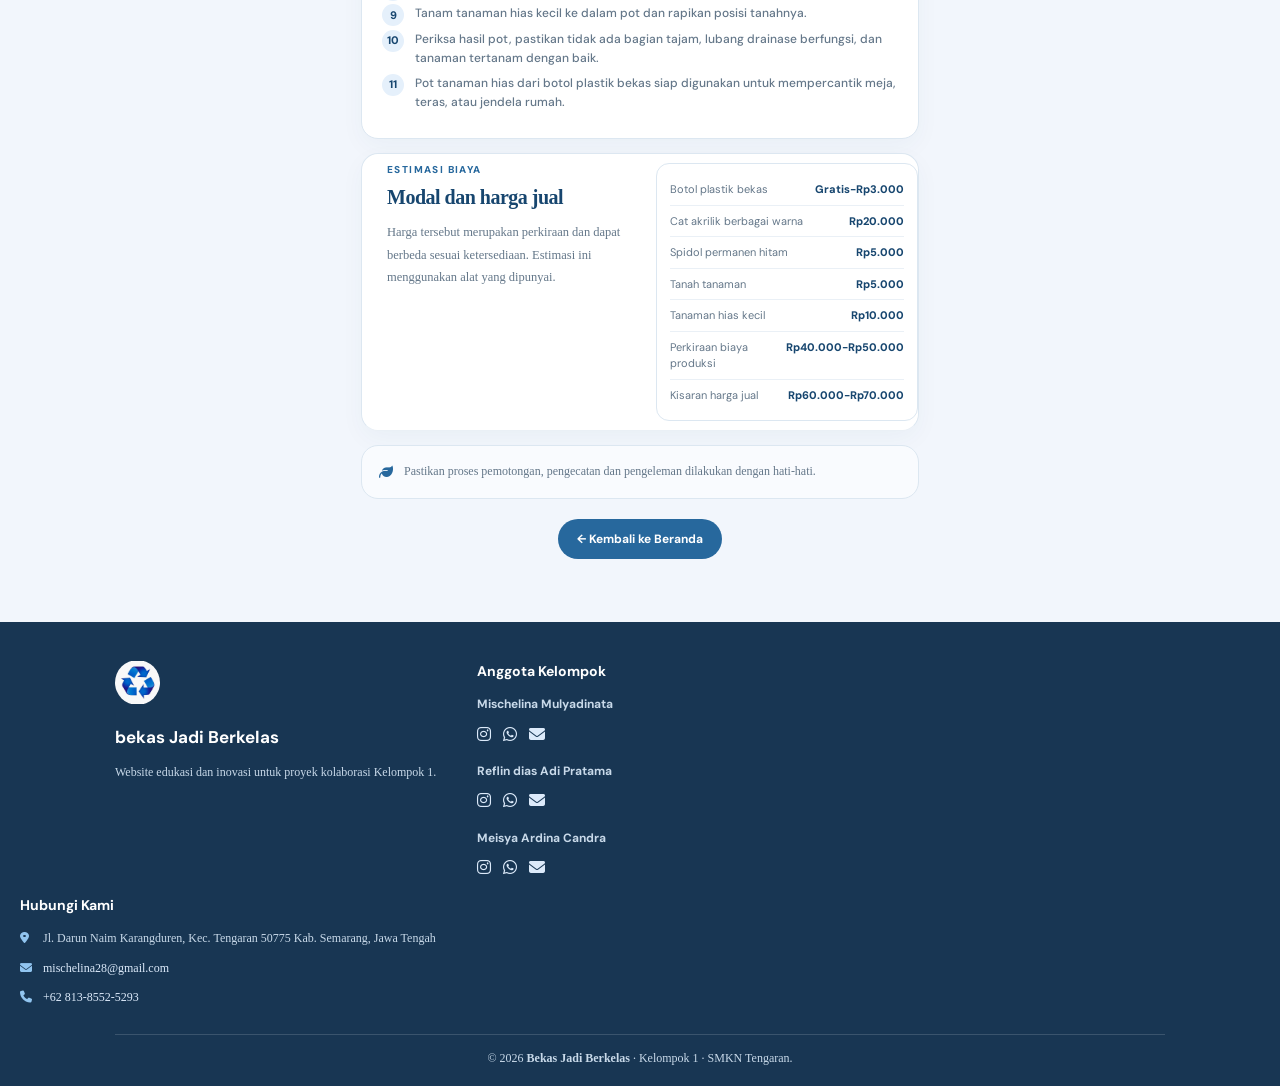
<file: pot.html>
<!DOCTYPE html>
<html lang="id">
<head>
  <meta charset="UTF-8">
  <meta name="viewport" content="width=device-width, initial-scale=1.0">
  <meta http-equiv="X-UA-Compatible" content="ie=edge">

  <link rel="stylesheet" href="https://cdnjs.cloudflare.com/ajax/libs/font-awesome/6.5.0/css/all.min.css">

  <link rel="stylesheet" href="pot dari galon bekas.jpg">
  <link rel="stylesheet" href="pot.css">

  <title>Pot dari Galon Bekas</title>
</head>

<body>

  <!-- NAVBAR -->
  <nav class="nav">
    <div class="logo">
      <img src="recycle logo.jpg" alt="Logo" class="logo-img">
      <div style="font-size:15px" onclick="window.location.href='index.html'">
        Bekas Jadi Berkelas
      </div>
    </div>

    <div class="nav-links">
      <a href="index.html">Beranda</a>
      <a href="#kontak">Kontak</a>
    </div>

    <div class="hamburger" id="hamburger">
      <span></span>
      <span></span>
      <span></span>
    </div>

    <div class="nav-dropdown" id="navDropdown">
      <a href="index.html">Beranda</a>
      <a href="#kontak">Kontak</a>
    </div>
  </nav>


  <!-- KONTEN PRODUK -->
  <div class="container">

    <h1 class="title">Pot dari Galon Bekas</h1>

    <img
      src="pot dari galon bekas.jpg"
      class="pot-img"
      alt="Pot dari Galon Bekas"
    >

    <main class="product-content">

      <!-- PENJELASAN PRODUK -->
      <section class="pc-intro">
        <span class="pc-eyebrow">Produk Daur Ulang dari Plastik</span>

        <h2>Barang tak terpakai menjadi hiasan yang cantik</h2>

        <p>
          Pot tanaman hias dari botol plastik bekas merupakan proyek yang mengubah botol plastik menjadi wadah untuk menanam tanaman. Botol dibersihkan, dipotong sesuai bentuk yang diinginkan, kemudian dihias menggunakan cat dan spidol hingga menyerupai karakter lucu, seperti kelinci, babi, atau katak. Setelah selesai, pot diisi dengan tanah dan tanaman hias. Proyek ini menerapkan konsep reuse karena botol plastik digunakan kembali menjadi barang yang bermanfaat. Kelebihannya adalah biaya pembuatan relatif murah, mudah dibuat, dan dapat memperindah ruangan. Kekurangannya, pot plastik perlu diberi lubang drainase agar air tidak menggenang dan tanaman dapat tumbuh dengan baik.
        </p>
      </section>


      <!-- ALAT, BAHAN, DAN LANGKAH -->
      <div class="pc-grid">

        <section class="pc-card">
          <span class="pc-eyebrow">Alat dan bahan yang dibutuhkan</span>

          <h2>Alat dan bahan</h2>

          <ul class="pc-list">
            <li>Gunting untuk memotong botol plastik.</li>
            <li>Cutter untuk membantu membentuk bagian pot (gunakan dengan bantuan orang dewasa).</li>
            <li>Spidol untuk menggambar pola karakter.</li>
            <li>Kuas untuk mengoleskan cat jika diperlukan.</li>
            <li>Penggaris untuk mengukur bagian yang akan dipotong.</li>
            <li>Botol plastik bekas ukuran besar sebagai bahan utama pot.</li>
            <li>Cat akrilik warna pink, putih, dan hijau untuk membuat karakter.</li>
            <li>Spidol permanen hitam untuk menggambar mata, hidung, dan mulut.</li>
            <li>Tanah untuk media tanam.</li>
            <li>Tanaman hias kecil, seperti sukulen.</li>
            <li>Air secukupnya untuk membersihkan botol.</li>
          </ul>
        </section>


        <section class="pc-card">
          <span class="pc-eyebrow">Cara membuat</span>

          <h2>Langkah pembuatan</h2>

          <ol class="pc-list numbered">
            <li>Siapkan botol plastik bekas, cat, spidol, tanah, tanaman hias, dan alat lainnya.</li>
            <li>Cuci botol plastik bekas hingga bersih, kemudian keringkan.</li>
            <li>Tentukan tinggi pot yang diinginkan. Gambar pola bagian atas botol menggunakan spidol, termasuk bentuk telinga kelinci, babi, atau karakter lainnya.</li>
            <li>Potong botol mengikuti pola yang sudah dibuat. Mintalah bantuan orang dewasa saat menggunakan cutter atau memotong bagian yang keras.</li>
            <li>Buat beberapa lubang kecil pada bagian bawah botol agar kelebihan air dapat keluar dan tidak menggenang.</li>
            <li>Warnai botol menggunakan cat akrilik sesuai karakter yang diinginkan. Misalnya, warna pink untuk babi, putih untuk kelinci, dan hijau untuk katak.</li>
            <li>Setelah cat kering, gambar mata, hidung, mulut, dan detail lainnya menggunakan spidol permanen.</li>
            <li>Masukkan tanah secukupnya ke dalam pot yang sudah selesai dihias.</li>
            <li>Tanam tanaman hias kecil ke dalam pot dan rapikan posisi tanahnya.</li>
            <li>Periksa hasil pot, pastikan tidak ada bagian tajam, lubang drainase berfungsi, dan tanaman tertanam dengan baik.</li>
            <li>Pot tanaman hias dari botol plastik bekas siap digunakan untuk mempercantik meja, teras, atau jendela rumah.</li>
          </ol>
        </section>

      </div>


      <!-- ESTIMASI BIAYA -->
      <section class="pc-price">

        <div>
          <span class="pc-eyebrow">Estimasi biaya</span>

          <h2>Modal dan harga jual</h2>

          <p>
            Harga tersebut merupakan perkiraan dan dapat berbeda sesuai ketersediaan. Estimasi ini menggunakan alat yang dipunyai.
          </p>
        </div>

        <dl>
          <div>
            <dt>Botol plastik bekas</dt>
            <dd>Gratis-Rp3.000</dd>
          </div>

          <div>
            <dt>Cat akrilik berbagai warna</dt>
            <dd>Rp20.000</dd>
          </div>

          <div>
            <dt>Spidol permanen hitam</dt>
            <dd>Rp5.000</dd>
          </div>

          <div>
            <dt>Tanah tanaman</dt>
            <dd>Rp5.000</dd>
          </div>

          <div>
            <dt>Tanaman hias kecil</dt>
            <dd>Rp10.000</dd>
          </div>

          <div>
            <dt>Perkiraan biaya produksi</dt>
            <dd>Rp40.000-Rp50.000</dd>
          </div>

          <div>
            <dt>Kisaran harga jual</dt>
            <dd>Rp60.000-Rp70.000</dd>
          </div>
        </dl>

      </section>


      <!-- CATATAN -->
      <aside class="pc-takeaway">
        <i class="fas fa-leaf" aria-hidden="true"></i>
        <p>
          Pastikan proses pemotongan, pengecatan dan pengeleman dilakukan dengan hati-hati.
        </p>
      </aside>

    </main>

    <a href="index.html" class="btn-back pc-back">
      ← Kembali ke Beranda
    </a>

  </div>


  <!-- FOOTER -->
  <footer class="footer">

    <div class="footer-container">

      <div class="footer-brand">
        <img src="recycle logo.jpg" alt="Logo" class="footer-logo">
        <h3>bekas Jadi Berkelas</h3>
        <p>Website edukasi dan inovasi untuk proyek kolaborasi Kelompok 1.</p>
      </div>


      <div class="footer-team">
        <h4>Anggota Kelompok</h4>

        <div class="member-footer">
          <h5>Mischelina Mulyadinata</h5>

          <div class="social-icons">
            <a href="https://www.instagram.com/micellinnaaa?psln=MWdoaTIzdjlydWNjMg==" target="_blank" rel="noopener noreferrer" aria-label="Instagram">
              <i class="fab fa-instagram"></i>
            </a>

            <a href="https://wa.me/081385525293" target="_blank" rel="noopener noreferrer" aria-label="WhatsApp">
              <i class="fab fa-whatsapp"></i>
            </a>

            <a href="mailto:mischelina28@gmail.com" aria-label="Kirim email">
              <i class="fas fa-envelope"></i>
            </a>
          </div>
        </div>

        <div class="member-footer">
            <h5>Reflin dias Adi Pratama</h5>
            <div class="social-icons">
              <a href="https://www.instagram.com/scc_flinzz?xtok=MXh5c3AzODBvb2xjMg==" target="_blank" rel="noopener noreferrer" aria-label="Instagram"><i class="fab fa-instagram"></i></a>
              <a href="https://wa.me/085640459715" target="_blank" rel="noopener noreferrer" aria-label="WhatsApp"><i class="fab fa-whatsapp"></i></a>
              <a href="mailto:reflindias2@gmail.com" aria-label="Kirim email"><i class="fas fa-envelope"></i></a>
            </div>
         </div>

         <div class="member-footer">
             <h5>Meisya Ardina Candra</h5>
              <div class="social-icons">
               <a href="https://www.instagram.com/matchaenak611?rpxt=bTVxeGw5YnZxZGgz" target="_blank" rel="noopener noreferrer" aria-label="Instagram"><i class="fab fa-instagram"></i></a>
               <a href="https://wa.me/085729947326" target="_blank" rel="noopener noreferrer" aria-label="WhatsApp"><i class="fab fa-whatsapp"></i></a>
               <a href="mailto:meisya.p26095@satamail.my.id" aria-label="Kirim email"><i class="fas fa-envelope"></i></a>
               </div>
               </div>
         </div>
     </div>

      <div class="footer-contact" id="kontak">
        <h4>Hubungi Kami</h4>

        <p>
          <i class="fas fa-map-marker-alt"></i>
          Jl. Darun Naim Karangduren, Kec. Tengaran 50775 Kab. Semarang, Jawa Tengah
        </p>

        <p>
          <i class="fas fa-envelope"></i>
          <a href="mailto:mischelina28@gmail.com">mischelina28@gmail.com</a>
        </p>

        <p>
          <i class="fas fa-phone"></i>
          <a href="https://wa.me/+6281385525293">+62 813-8552-5293</a>
        </p>
      </div>

    </div>


    <div class="footer-bottom">
      <p>© 2026 <strong>Bekas Jadi Berkelas</strong> · Kelompok 1 · SMKN Tengaran.</p>
    </div>

  </footer>

</body>
</html>
</file>
<file: style.css>
@import url('https://fonts.googleapis.com/css2?family=Plus+Jakarta+Sans:wght@400;500;600;700;800&display=swap');

h1 {
  font-family: 'Poppins';
  font-weight: 800;
  font-size: 32px;
 }

h2 {
  font-family: 'Poppins';
  font-weight: 600;
  font-size: 22px;
}

 p {
  font-family: 'Inter';
  font-size: 16px;
}

:root {
  --green-950: #102d4f;
  --green-900: #174b7a;
  --green-800: #1f639b;
  --green-700: #347fb5;
  --green-600: #5b9dcc;
  --green-100: #dcebf7;
  --green-50: #edf5fb;
  --cream: #fbf8ef;
  --cream-dark: #f1eadb;
  --brown: #8a6848;
  --brown-dark: #604a36;
  --ink: #263746;
  --muted: #687987;
  --white: #ffffff;
  --shadow: 0 16px 45px rgba(24, 65, 105, .10);
  --radius: 22px;
}

* {
  box-sizing: border-box;
  margin: 0;
  padding: 0;
}

html {
  scroll-behavior: smooth;
  scroll-padding-top: 90px;
}

body {
  font-family: 'Plus Jakarta Sans', sans-serif;
  color: var(--ink);
  background: var(--cream);
  line-height: 1.7;
  overflow-x: hidden;
}

img {
  display: block;
  max-width: 100%;
}

a {
  color: inherit;
  text-decoration: none;
}

button,
input,
textarea {
  font: inherit;
}

button,
a {
  -webkit-tap-highlight-color: transparent;
}

::selection {
  color: var(--white);
  background: var(--green-700);
}

.nav {
  position: fixed;
  top: 0;
  z-index: 1000;
  width: 100%;
  min-height: 78px;
  padding: 12px clamp(20px, 7vw, 110px);
  display: flex;
  align-items: center;
  justify-content: space-between;
  gap: 28px;
  background: rgba(251, 248, 239, .94);
  border-bottom: 1px solid rgba(31, 99, 155, .10);
  backdrop-filter: blur(16px);
}


.logo {
  display: inline-flex;
  align-items: center;
  gap: 11px;
  color: var(--green-950);
  font-size: 1.25rem;
  font-weight: 800;
  letter-spacing: -.7px;
  white-space: nowrap;
}

.logo-img {
  width: 43px;
  height: 43px;
  object-fit: contain;
  border-radius: 50%;
}

.nav-links {
  display: flex;
  align-items: center;
  gap: clamp(18px, 2.5vw, 36px);
}

.nav-links a,
.nav-dropdown a {
  position: relative;
  color: #53645a;
  font-size: .88rem;
  font-weight: 700;
  transition: color .25s ease;
}

.nav-links a::after {
  content: '';
  position: absolute;
  left: 0;
  bottom: -8px;
  width: 0;
  height: 2px;
  border-radius: 5px;
  background: var(--green-700);
  transition: width .25s ease;
}

.nav-links a:hover {
  color: var(--green-800);
}

.nav-links a:hover::after {
  width: 100%;
}

.hamburger {
  display: none;
  width: 44px;
  height: 44px;
  padding: 10px;
  border: 0;
  border-radius: 12px;
  background: var(--green-100);
  cursor: pointer;
}

.hamburger span {
  display: block;
  width: 22px;
  height: 2px;
  margin: 5px auto;
  border-radius: 5px;
  background: var(--green-900);
}

.nav-dropdown {
  display: none;
}

/* HERO */
.hero {
  position: relative;
  min-height: 650px;
  display: flex;
  align-items: center;
  isolation: isolate;
  overflow: hidden;
  background:
    radial-gradient(circle at 80% 20%, rgba(207, 228, 246, .78), transparent 28%),
    radial-gradient(circle at 92% 85%, rgba(91, 157, 204, .16), transparent 25%),
    linear-gradient(115deg, #e4eff9 0%, #f2f7fc 54%, #dceaf7 100%);
}

.hero {
  min-height: 490px;
  display: flex;
  align-items: center;
  padding: 64px 5.5%;
  background: 
    linear-gradient(90deg, rgba(255,250,246,.97) 0%, rgba(255,250,246,.88) 37%, rgba(255,250,246,.18) 68%, rgba(255,250,246,.04)100%),
    url("background.png");
}

.hero::before,
.hero::after {
  content: '';
  position: absolute;
  z-index: -1;
  border: 1px solid rgba(52, 127, 181, .17);
  border-radius: 50%;
}

.hero::before {
  width: 460px;
  height: 460px;
  right: -90px;
  top: 65px;
}

.hero::after {
  width: 330px;
  height: 330px;
  right: -25px;
  top: 130px;
}

.hero-overlay {
  width: 100%;
  padding: 100px clamp(24px, 10vw, 150px);
  background: linear-gradient(90deg, rgba(251, 248, 239, .82), rgba(251, 248, 239, .18));
}

.hero-text {
  max-width: 760px;
}

.hero-badge,
.masalah-kicker {
  display: inline-flex;
  align-items: center;
  gap: 9px;
  padding: 8px 15px;
  border: 1px solid rgba(52, 127, 181, .20);
  border-radius: 50px;
  color: var(--green-800);
  background: rgba(255, 255, 255, .65);
  font-size: .78rem;
  font-weight: 800;
  letter-spacing: .7px;
  text-transform: uppercase;
}

.hero-badge span {
  font-size: 1.1rem;
}

.hero h1 {
  margin: 25px 0 20px;
  color: var(--green-950);
  font-size: clamp(2.8rem, 6vw, 5.2rem);
  line-height: 1.08;
  letter-spacing: -3px;
  font-weight: 800;
}

.hero h1 span {
  color: var(--green-700);
}

.hero-text > p {
  max-width: 650px;
  color: #5f6d62;
  font-size: 1.02rem;
  line-height: 1.9;
}

.hero-actions {
  display: flex;
  flex-wrap: wrap;
  gap: 14px;
  margin-top: 32px;
}

.button {
  min-height: 50px;
  display: inline-flex;
  align-items: center;
  justify-content: center;
  gap: 12px;
  padding: 13px 23px;
  border: 1px solid transparent;
  border-radius: 50px;
  font-size: .9rem;
  font-weight: 800;
  transition: transform .25s ease, box-shadow .25s ease, background .25s ease;
}

.button:hover {
  transform: translateY(-3px);
}

.button-primary {
  color: var(--white);
  background: var(--green-800);
  box-shadow: 0 10px 25px rgba(23, 75, 122, .20);
}

.button-primary:hover {
  background: var(--green-950);
  box-shadow: 0 14px 30px rgba(23, 75, 122, .25);
}

.button-quiet {
  color: var(--green-900);
  border-color: rgba(31, 99, 155, .25);
  background: rgba(255, 255, 255, .55);
}

.button-quiet:hover,
.button-outline:hover {
  background: var(--green-100);
}

/* GENERAL SECTIONS */
section {
  scroll-margin-top: 85px;
}

.main {
  position: relative;
  max-width: 1160px;
  margin: 0 auto;
  padding: 105px 35px;
}

.content-left {
  max-width: 850px;
  margin: 0 auto;
  padding: 48px 52px;
  border: 1px solid rgba(52, 127, 181, .13);
  border-radius: var(--radius);
  background: var(--white);
  box-shadow: var(--shadow);
}

.content-left::before {
  content: Pengrtian;
  display: inline-block;
  margin-bottom: 15px;
  color: var(--green-700);
  font-size: .72rem;
  font-weight: 800;
  letter-spacing: 1.5px;
}

.content-left h2,
.masalah-header h2,
.produk-header h2,
.section-title,
.team > h2,
.contact > h2 {
  color: var(--green-950);
  font-size: clamp(2rem, 4vw, 2.8rem);
  line-height: 1.2;
  letter-spacing: -1.2px;
  font-weight: 800;
}

.content-left p {
  margin-top: 18px;
  color: var(--muted);
  font-size: 1rem;
  line-height: 1.95;
}

/* SOLUTION */
#masalah {
  padding: 85px clamp(22px, 7vw, 100px) 105px;
  background: var(--green-50);
}

.masalah {
  max-width: 1160px;
  margin: 0 auto;
}

.masalah-header {
  max-width: 720px;
  margin: 0 auto 42px;
  text-align: center;
}

.masalah-header h2 {
  margin: 17px 0 14px;
}

.masalah-header > p {
  color: var(--muted);
}

.solusi-grid {
  display: grid;
  grid-template-columns: repeat(4, 1fr);
  gap: 20px;
  margin-top: 25px;
}

.solusi-card {
  min-height: 245px;
  padding: 16px 20px;
  border: 1px solid rgba(52, 127, 181, .12);
  border-radius: 25px;
  background: var(--white);
  box-shadow: 0 8px 25px rgba(24, 65, 105, .05);
  transition: transform .25s ease, box-shadow .25s ease;
}

.solusi-card:hover {
  transform: translateY(-7px);
  box-shadow: var(--shadow);
}

.solusi-icon {
  width: 52px;
  height: 52px;
  display: grid;
  place-items: center;
  margin-bottom: 25px;
  border-radius: 20px;
  color: var(--green-800);
  background: var(--green-100);
  font-size: 1.3rem;
}

.solusi-card h3 {
  margin-bottom: 25px;
  color: var(--green-950);
  font-size: 1.05rem;
  font-weight: 800;
}

.solusi-card p {
  color: var(--muted);
  font-size: .88rem;
  line-height: 1.8;
}

/* PRODUCTS */
.produk {
  padding: 105px clamp(22px, 7vw, 100px);
  background: var(--cream);
}

.produk-header {
  max-width: 720px;
  margin: 0 auto 45px;
  text-align: center;
}

.produk-header h2 {
  margin-bottom: 14px;
}

.section-intro {
  color: var(--muted);
  line-height: 1.9;
}

.product-grid {
  max-width: 1160px;
  display: grid;
  grid-template-columns: repeat(3, minmax(0, 1fr));
  gap: 25px;
  margin: 0 auto;
}

.card {
  overflow: hidden;
  border: 1px solid rgba(52, 127, 181, .13);
  border-radius: 22px;
  background: var(--white);
  box-shadow: 0 10px 28px rgba(24, 65, 105, .06);
  transition: transform .3s ease, box-shadow .3s ease;
}

.card:hover {
  transform: translateY(-8px);
  box-shadow: var(--shadow);
}

.product-image {
  height: 225px;
  display: block;
  overflow: hidden;
  background: var(--green-100);
}

.product-image img {
  width: 100%;
  height: 100%;
  object-fit: cover;
  transition: transform .5s ease;
}

.card:hover .product-image img {
  transform: scale(1.06);
}

.card-content {
  padding: 24px 24px 26px;
}

.product-category {
  display: inline-block;
  margin-bottom: 10px;
  color: var(--green-700);
  font-size: .72rem;
  font-weight: 800;
  letter-spacing: .8px;
  text-transform: uppercase;
}

.card-content h3 {
  min-height: 54px;
  margin-bottom: 10px;
  color: var(--green-950);
  font-size: 1.12rem;
  line-height: 1.45;
  font-weight: 800;
}

.card-content p {
  min-height: 75px;
  color: var(--muted);
  font-size: .88rem;
  line-height: 1.8;
}

.product-action {
  display: inline-flex;
  align-items: center;
  gap: 9px;
  margin-top: 18px;
  color: var(--green-800);
  font-size: .88rem;
  font-weight: 800;
}

.product-action span {
  transition: transform .2s ease;
}

.product-action:hover span {
  transform: translate(3px, -3px);
}

.button-outline {
  color: var(--green-800);
  border-color: rgba(45, 96, 72, .3);
  background: transparent;
}

.product-contact {
  display: flex;
  width: fit-content;
  margin: 45px auto 0;
}

/* SUBJECTS */
#mapel {
  padding: 105px clamp(22px, 7vw, 100px);
  background: #edf2e9;
}

.section-title {
  margin-bottom: 42px;
  text-align: center;
}

.mapel-block {
  max-width: 1100px;
  margin: 0 auto 30px;
  padding: 35px;
  border: 1px solid rgba(52, 127, 181, .13);
  border-radius: 22px;
  background: var(--white);
  box-shadow: 0 10px 28px rgba(24, 65, 105, .05);
}

.mapel-name {
  display: inline-block;
  margin-bottom: 8px;
  color: var(--green-900);
  font-size: 1.45rem;
  font-weight: 800;
}

.mapel-block > p {
  margin-bottom: 25px;
  color: var(--muted);
  font-size: .92rem;
}

.article-body h1 {
    text-align: center;
    margin-bottom: 25px;
}

.article-body p {
    text-align: justify;
    text-indent: 30px;
    line-height: 1.8;
    margin-bottom: 18px;
}

.math-gallery {
  display: grid;
  grid-template-columns: repeat(3, minmax(0, 1fr));
  gap: 18px;
}

.math-card {
  overflow: hidden;
  border: 1px solid rgba(52, 127, 181, .14);
  border-radius: 16px;
  background: var(--green-50);
}

.math-card > img {
  width: 100%;
  height: 210px;
  object-fit: cover;
  background: var(--green-100);
}

.rumus,
.article-details {
  border: 1px solid rgba(52, 127, 181, .14);
  border-radius: 15px;
  background: var(--green-50);
}

.formula-details {
  margin: 12px;
}

.formula-details summary,
.article-details summary {
  display: flex;
  align-items: center;
  gap: 12px;
  padding: 16px 18px;
  color: var(--green-900);
  font-size: .85rem;
  font-weight: 800;
  cursor: pointer;
  list-style: none;
}

.formula-details summary::-webkit-details-marker,
.article-details summary::-webkit-details-marker {
  display: none;
}

.formula-details summary i {
  margin-left: auto;
  transition: transform .25s ease;
}

.formula-details[open] summary i {
  transform: rotate(180deg);
}

.formula-content {
  padding: 0 18px 20px;
}

.formula-label {
  margin: 15px 0 8px;
  color: var(--green-700);
  font-size: .75rem;
  font-weight: 800;
  text-transform: uppercase;
  letter-spacing: .6px;
}

.formula-box,
.equation-list {
  display: grid;
  gap: 7px;
  padding: 12px;
  border-radius: 10px;
  background: var(--white);
  color: var(--ink);
  font-size: .8rem;
}

.equation-list code {
  font-family: 'Plus Jakarta Sans', sans-serif;
  font-weight: 700;
}

.solution-list {
  padding-left: 20px;
  color: var(--muted);
  font-size: .8rem;
}

.solution-list li {
  margin: 8px 0;
}

.solution-list strong {
  color: var(--green-900);
}

.formula-result {
  margin-top: 14px;
  padding: 12px;
  border-radius: 10px;
  color: var(--green-950);
  background: var(--green-100);
  font-size: .8rem;
  font-weight: 800;
}

.article-details {
  margin-top: 14px;
  background: #f7f9f5;
}

.article-details summary {
  justify-content: space-between;
  flex-wrap: wrap;
}

.article-details summary > span:first-child {
  color: var(--green-700);
  font-size: .75rem;
  text-transform: uppercase;
  letter-spacing: .5px;
}

.article-details summary strong {
  margin-right: auto;
  color: var(--green-950);
}

.article-toggle {
  padding: 7px 12px;
  border-radius: 30px;
  color: var(--green-800);
  background: var(--green-100);
  font-size: .75rem;
}

.article-body {
  padding: 0 22px 22px;
  color: var(--muted);
  font-size: .9rem;
  line-height: 1.95;
}

.article-body p + p {
  margin-top: 15px;
}

/* TEAM */
.team {
  padding: 105px 25px;
  background: var(--cream);
}

.team > h2 {
  margin-bottom: 48px;
  text-align: center;
}

.team-container {
  max-width: 1000px;
  display: grid;
  grid-template-columns: repeat(3, minmax(0, 1fr));
  gap: 25px;
  margin: 0 auto;
}

.member {
  padding: 35px 25px;
  border: 1px solid rgba(52, 127, 181, .13);
  border-radius: 22px;
  background: var(--white);
  box-shadow: 0 10px 28px rgba(24, 65, 105, .06);
  text-align: center;
  transition: transform .25s ease, box-shadow .25s ease;
}

.member:hover {
  transform: translateY(-7px);
  box-shadow: var(--shadow);
}

.member > img {
  width: 142px;
  height: 142px;
  margin: 0 auto 20px;
  border: 6px solid var(--green-100);
  border-radius: 50%;
  object-fit: cover;
  background: var(--cream-dark);
}

.member h3 {
  color: var(--green-950);
  font-size: 1.05rem;
  font-weight: 800;
}

.member p {
  margin-top: 5px;
  color: var(--muted);
  font-size: .85rem;
}

.icons {
  display: flex;
  justify-content: center;
  gap: 10px;
  margin-top: 20px;
}

.icons a,
.social-icons a {
  width: 37px;
  height: 37px;
  display: inline-grid;
  place-items: center;
  border-radius: 50%;
  color: var(--green-800);
  background: var(--green-100);
  transition: color .2s ease, background .2s ease, transform .2s ease;
}

.icons a:hover,
.social-icons a:hover {
  color: var(--white);
  background: var(--green-800);
  transform: translateY(-3px);
}

/* CONTACT */
.contact {
  padding: 100px clamp(22px, 7vw, 100px);
  background: var(--green-50);
}

.contact > h2 {
  text-align: center;
}

.contact > p {
  max-width: 600px;
  margin: 14px auto 42px;
  color: var(--muted);
  text-align: center;
}

.contact-container {
  max-width: 1050px;
  display: grid;
  grid-template-columns: 1.2fr .8fr;
  gap: 28px;
  margin: 0 auto;
}

.contact-form,
.contact-info {
  padding: 35px;
  border: 1px solid rgba(52, 127, 181, .13);
  border-radius: 22px;
  background: var(--white);
  box-shadow: 0 10px 28px rgba(24, 65, 105, .05);
}

.form-group {
  margin-bottom: 16px;
}

.form-group input,
.form-group textarea {
  width: 100%;
  padding: 15px 17px;
  border: 1px solid #d6e3ef;
  border-radius: 12px;
  outline: none;
  color: var(--ink);
  background: #f8fbfe;
  font-size: .9rem;
  transition: border .2s ease, box-shadow .2s ease;
}

.form-group input:focus,
.form-group textarea:focus {
  border-color: var(--green-600);
  box-shadow: 0 0 0 4px rgba(91, 157, 204, .12);
}

.form-group textarea {
  min-height: 145px;
  resize: vertical;
}

.form-group input::placeholder,
.form-group textarea::placeholder {
  color: #91a4b5;
}

.send-btn {
  width: 100%;
  min-height: 52px;
  padding: 13px 20px;
  border: 0;
  border-radius: 12px;
  color: var(--white);
  background: var(--green-800);
  font-weight: 800;
  cursor: pointer;
  transition: background .2s ease, transform .2s ease;
}

.send-btn:hover {
  transform: translateY(-2px);
  background: var(--green-950);
}

.contact-info h3 {
  margin-bottom: 22px;
  color: var(--green-950);
  font-size: 1.35rem;
}

.contact-info p {
  margin: 16px 0;
  color: var(--muted);
  font-size: .9rem;
  line-height: 1.8;
  overflow-wrap: anywhere;
}

.contact-info strong {
  color: var(--green-900);
}

.contact-info a {
  color: var(--green-700);
  font-weight: 700;
}

/* FOOTER */
.footer {
  color: #e9f0e9;
  background: var(--green-950);
}

.footer-container {
  max-width: 1200px;
  display: grid;
  grid-template-columns: 1.3fr 1fr 1fr;
  gap: 55px;
  margin: 0 auto;
  padding: 65px 35px 55px;
}

.footer-brand > img {
  width: 52px;
  height: 52px;
  margin-bottom: 15px;
  object-fit: contain;
  border-radius: 50%;
  background: rgba(255, 255, 255, .9);
}

.footer-brand h3 {
  margin-bottom: 10px;
  color: var(--white);
  font-size: 1.25rem;
}

.footer-brand p,
.footer-contact p {
  color: #bfd3e5;
  font-size: .85rem;
  line-height: 1.9;
}

.footer-nav {
  display: flex;
  flex-wrap: wrap;
  gap: 15px;
  margin-top: 22px;
}

.footer-nav a {
  color: #dcebf7;
  font-size: .8rem;
  font-weight: 700;
}

.footer-nav a:hover,
.footer-contact a:hover {
  color: #a9d2f0;
}

.footer-team h4,
.footer-contact h4 {
  margin-bottom: 20px;
  color: var(--white);
  font-size: 1rem;
}

.member-footer {
  display: flex;
  align-items: center;
  justify-content: space-between;
  gap: 12px;
  padding: 12px 0;
  border-bottom: 1px solid rgba(255, 255, 255, .12);
}

.member-footer h5 {
  color: #e9f0e9;
  font-size: .82rem;
  font-weight: 600;
}

.social-icons {
  display: flex;
  gap: 6px;
}

.social-icons a {
  width: 30px;
  height: 30px;
  color: var(--green-950);
  background: #dcebf7;
  font-size: .78rem;
}

.footer-contact p {
  display: flex;
  align-items: flex-start;
  gap: 11px;
  margin: 14px 0;
}

.footer-contact p i {
  min-width: 16px;
  margin-top: 5px;
  color: #a9d2f0;
}

.footer-contact a {
  color: #e9f0e9;
  overflow-wrap: anywhere;
}

.footer-bottom {
  padding: 19px 20px;
  border-top: 1px solid rgba(255, 255, 255, .13);
  text-align: center;
}

.footer-bottom p {
  color: #bfd3e5;
  font-size: .78rem;
}

.footer-bottom strong {
  color: var(--white);
}

/* IMAGE PREVIEW */
.lightbox[hidden] {
  display: none !important;
}

.lightbox {
  position: fixed;
  inset: 0;
  z-index: 2000;
  display: grid;
  place-items: center;
  padding: 25px;
  background: rgba(13, 28, 20, .88);
}

.lightbox-dialog {
  position: relative;
  max-width: min(900px, 95vw);
  max-height: 90vh;
}

.lightbox-image {
  max-width: 100%;
  max-height: 85vh;
  border: 5px solid var(--white);
  border-radius: 12px;
  object-fit: contain;
}

.lightbox-close {
  position: absolute;
  top: -18px;
  right: -18px;
  width: 42px;
  height: 42px;
  border: 0;
  border-radius: 50%;
  color: var(--green-950);
  background: var(--white);
  font-size: 1.7rem;
  cursor: pointer;
  box-shadow: 0 5px 20px rgba(0, 0, 0, .2);
}

.sr-only {
  position: absolute;
  width: 1px;
  height: 1px;
  padding: 0;
  margin: -1px;
  overflow: hidden;
  clip: rect(0, 0, 0, 0);
  white-space: nowrap;
  border: 0;
}

/* RESPONSIVE */
@media (max-width: 1000px) {
  .solusi-grid {
    grid-template-columns: repeat(2, 1fr);
  }

  .product-grid {
    grid-template-columns: repeat(2, minmax(0, 1fr));
  }

  .footer-container {
    grid-template-columns: 1fr 1fr;
  }

  .footer-brand {
    grid-column: 1 / -1;
  }
}

@media (max-width: 760px) {
  html {
    scroll-padding-top: 72px;
  }

  .nav {
    min-height: 68px;
    padding: 10px 20px;
  }

  .logo {
    font-size: 1.1rem;
  }

  .logo-img {
    width: 38px;
    height: 38px;
  }

  .nav-links {
    display: none;
  }

  .hamburger {
    display: block;
  }

  .nav-dropdown {
    position: absolute;
    top: calc(100% + 8px);
    right: 15px;
    left: 15px;
    display: none;
    padding: 12px;
    border: 1px solid rgba(52, 127, 181, .15);
    border-radius: 16px;
    background: var(--cream);
    box-shadow: var(--shadow);
  }

  .nav-dropdown.show,
  .nav-dropdown.active {
    display: grid;
  }

  .nav-dropdown a {
    padding: 12px 14px;
    border-radius: 10px;
  }

  .nav-dropdown a:hover {
    color: var(--green-900);
    background: var(--green-100);
  }

  .hero {
    min-height: 570px;
  }

  .hero-overlay {
    padding: 85px 25px;
  }

  .hero h1 {
    font-size: clamp(2.5rem, 11vw, 4rem);
    letter-spacing: -2px;
  }

  .hero-text > p {
    font-size: .93rem;
  }

  .main {
    padding: 75px 20px;
  }

  .content-left {
    padding: 32px 26px;
  }

  #masalah,
  .produk,
  #mapel,
  .contact {
    padding: 75px 20px;
  }

  .math-gallery {
    grid-template-columns: 1fr;
  }

  .math-card > img {
    height: 240px;
  }

  .team {
    padding: 75px 20px;
  }

  .team-container {
    grid-template-columns: 1fr;
    max-width: 430px;
  }

  .contact-container {
    grid-template-columns: 1fr;
  }

  .footer-container {
    grid-template-columns: 1fr;
    gap: 35px;
    padding: 50px 25px 40px;
  }

  .footer-brand {
    grid-column: auto;
  }
}

@media (max-width: 520px) {
  .hero-actions {
    align-items: stretch;
    flex-direction: column;
    max-width: 260px;
  }

  .button {
    width: 100%;
  }

  .solusi-grid,
  .product-grid {
    grid-template-columns: 1fr;
  }

  .solusi-card {
    min-height: auto;
  }

  .produk-header h2,
  .section-title,
  .team > h2,
  .contact > h2,
  .content-left h2,
  .masalah-header h2 {
    font-size: 2rem;
  }

  .mapel-block {
    padding: 23px 17px;
  }

  .article-details summary {
    align-items: flex-start;
  }

  .article-details summary strong {
    width: 100%;
    order: 2;
  }

  .article-toggle {
    margin-left: auto;
  }

  .contact-form,
  .contact-info {
    padding: 25px 20px;
  }

  .product-image {
    height: 215px;
  }
}

@media (prefers-reduced-motion: reduce) {
  *,
  *::before,
  *::after {
    scroll-behavior: auto !important;
    transition-duration: .01ms !important;
    animation-duration: .01ms !important;
    animation-iteration-count: 1 !important;
  }
}
</file>
<file: cpu.css>
@import url('https://fonts.googleapis.com/css2?family=DM+Sans:wght@400;500;600;700;800&display=swap');

h1 {
  font-family: 'Poppins';
  font-weight: 800;
  font-size: 32px;
 }

h2 {
  font-family: 'Poppins';
  font-weight: 600;
  font-size: 22px;
}

 p {
  font-family: 'Inter';
  font-size: 16px;
}

:root {
  --page-bg: #f2f6fc;
  --white: #ffffff;
  --dark: #183653;
  --blue: #27689d;
  --blue-dark: #17466f;
  --blue-soft: #e5f0fb;
  --text: #647789;
  --border: #dce7f1;
  --pale-blue: #eaf3fc;
  --shadow: 0 12px 35px rgba(25, 65, 105, 0.07);
}

* {
  box-sizing: border-box;
  margin: 0;
  padding: 0;
}

html {
  scroll-behavior: smooth;
}

body {
  min-height: 100vh;
  font-family: 'DM Sans', Arial, sans-serif;
  color: var(--dark);
  background: var(--page-bg);
  line-height: 1.7;
}

/* ================= NAVIGASI ATAS ================= */

.nav {
  width: fit-content;
  max-width: calc(100% - 32px);
  min-height: 48px;
  margin: 14px auto 42px;
  padding: 8px 22px;
  display: flex;
  align-items: center;
  justify-content: center;
  gap: 28px;
  position: fixed;
  top: 0;
  left: 50%;
  transform: translateX(-50%);
  z-index: 1000;
  background: rgba(255, 255, 255, 0.97);
  border: 1px solid var(--border);
  border-radius: 30px;
  box-shadow: 0 5px 18px rgba(25, 65, 105, 0.09);
}

.logo {
  display: flex;
  align-items: center;
  gap: 9px;
  color: var(--dark);
  font-weight: 800;
  white-space: nowrap;
  cursor: pointer;
}

.logo-img {
  width: 22px;
  height: 22px;
  object-fit: contain;
  border-radius: 50%;
}

.nav-links {
  display: flex;
  align-items: center;
  gap: 25px;
}

.nav-links a,
.nav-dropdown a {
  color: #344f68;
  text-decoration: none;
  font-size: 13px;
  font-weight: 700;
  transition: color 0.2s ease;
}

.nav-links a:hover,
.nav-dropdown a:hover {
  color: var(--blue);
}

.hamburger {
  display: none;
  border: 0;
  background: transparent;
  cursor: pointer;
}

.hamburger span {
  display: block;
  width: 22px;
  height: 2px;
  margin: 5px;
  background: var(--dark);
}

.nav-dropdown {
  display: none;
}

/* ================= AREA UTAMA ================= */

.container {
  width: min(558px, calc(100% - 36px));
  margin: 0 auto;
  padding-bottom: 38px;
}

.title {
  position: relative;
  margin: 0 0 40px;
  color: var(--dark);
  font-size: clamp(30px, 5vw, 46px);
  line-height: 1.15;
  letter-spacing: -2px;
  text-align: center;
  font-weight: 800;
}

.title::after {
  content: "";
  position: absolute;
  left: 50%;
  bottom: -17px;
  width: 44px;
  height: 4px;
  border-radius: 10px;
  background: #8bb8df;
  transform: translateX(-50%);
}

/* ================= FOTO PRODUK ================= */

.pc-img {
  display: block;
  width: 100%;
  height: 380px;
  object-fit: cover;
  object-position: center;
  padding: 5px;
  margin: 0 auto 24px;
  background: var(--white);
  border: 1px solid var(--border);
  border-radius: 20px;
  box-shadow: var(--shadow);
}

/* ================= KONTEN PRODUK ================= */

.product-content {
  display: flex;
  flex-direction: column;
  gap: 14px;
}

.pc-intro,
.pc-card,
.pc-price,
.pc-takeaway {
  background: var(--white);
  border: 1px solid var(--border);
  border-radius: 17px;
  box-shadow: 0 8px 25px rgba(25, 65, 105, 0.04);
}

.pc-intro {
  padding: 27px 31px 30px;
}

.pc-eyebrow {
  display: block;
  margin-bottom: 7px;
  color: var(--blue);
  font-size: 10px;
  line-height: 1.4;
  font-weight: 800;
  letter-spacing: 1.4px;
  text-transform: uppercase;
}

.pc-intro h2,
.pc-card h2,
.pc-price h2 {
  margin-bottom: 9px;
  color: var(--blue-dark);
  font-size: 19px;
  line-height: 1.35;
  font-weight: 800;
  letter-spacing: -0.5px;
}

.pc-intro p,
.pc-price p,
.pc-takeaway p {
  color: var(--text);
  font-size: 13px;
  line-height: 1.8;
}

/* ================= ALAT, BAHAN, DAN LANGKAH ================= */

/* Satu kolom agar Alat dan Bahan serta Langkah Pembuatan
   sama-sama tampil memanjang seperti contoh. */
.pc-grid {
  display: grid;
  grid-template-columns: minmax(0, 1fr);
  gap: 13px;
  width: 100%;
}

.pc-card {
  width: 100%;
  min-width: 0;
  padding: 18px 20px 20px;
}

.pc-card > h2 {
  margin-bottom: 10px;
  font-size: 14px;
}

.pc-card > .pc-eyebrow {
  margin-bottom: 6px;
}

.pc-list {
  list-style: none;
  padding: 0;
  margin: 0;
}

.pc-list li {
  position: relative;
  margin: 0 0 8px;
  padding-left: 19px;
  color: var(--text);
  font-size: 12.5px;
  line-height: 1.65;
}

.pc-list li:last-child {
  margin-bottom: 0;
}

.pc-list:not(.numbered) li::before {
  content: "✓";
  position: absolute;
  left: 0;
  top: 0;
  color: var(--blue);
  font-size: 15px;
  font-weight: 800;
}

/* LANGKAH PEMBUATAN */
.pc-card:has(.numbered) {
  grid-column: 1 / -1;
  padding: 18px 20px 20px;
}

.pc-card:has(.numbered) .pc-eyebrow {
  margin-bottom: 5px;
}

.pc-card:has(.numbered) h2 {
  margin-bottom: 8px;
}

.pc-list.numbered {
  counter-reset: langkah;
}

.pc-list.numbered li {
  counter-increment: langkah;
  margin-bottom: 6px;
  padding-left: 33px;
  font-size: 12px !important;
  text-transform: none !important;
  letter-spacing: normal !important;
  line-height: 1.6 !important;
  font-weight: 500 !important;
}

.pc-list.numbered li::before {
  content: counter(langkah);
  position: absolute;
  top: 0;
  left: 0;
  width: 22px;
  height: 22px;
  display: flex;
  align-items: center;
  justify-content: center;
  color: var(--blue-dark);
  background: var(--blue-soft);
  border-radius: 50%;
  font-size: 11px;
  font-weight: 800;
}

/* ================= ESTIMASI BIAYA ================= */

.product-content > .pc-price {
  display: flex;
  justify-content: space-between;
  gap: 12px;
  padding: 9px 0;
  border-bottom: 1px solid #eaf0f6;
}

.pc-price .pc-eyebrow,
.pc-price h2,
.pc-price p {
  min-width: 0;
  padding-left: 25px !important;
}

.pc-price .pc-eyebrow {
  color: var(--blue);
}

.pc-price h2 {
  margin-bottom: 10px;
  color: var(--blue-dark);
  font-size: 20px;
}

.pc-price p {
  color: var(--text);
  font-size: 12.5px;
}

.pc-price dl {
  display: block;
  width: 100%;
  min-width: 0;
  padding: 10px 13px;
  background: var(--white);
  border: 1px solid var(--border);
  border-radius: 13px;
}

.pc-price dl > div {
  display: flex;
  justify-content: space-between;
  align-items: flex-start;
  gap: 10px;
  padding: 7px 0;
  border-bottom: 1px solid #eaf0f6;
}

.pc-price dl > div:last-child {
  border-bottom: 0;
}

.pc-price dt {
  min-width: 0;
  color: var(--text);
  font-size: 11px;
  line-height: 1.5;
}

.pc-price dd {
  flex-shrink: 0;
  color: var(--blue-dark);
  font-size: 11px;
  line-height: 1.5;
  font-weight: 800;
  text-align: right;
  white-space: nowrap;
}

/* ================= CATATAN PENUTUP ================= */

.pc-takeaway {
  display: flex;
  align-items: flex-start;
  gap: 11px;
  padding: 15px 17px;
  background: #f9fbfe;
  box-shadow: none;
}

.pc-takeaway i {
  margin-top: 4px;
  color: var(--blue);
  font-size: 14px;
}

.pc-takeaway p {
  font-size: 12px;
}

/* ================= TOMBOL KEMBALI ================= */

.btn-back {
  display: table;
  margin: 20px auto 0;
  padding: 10px 19px;
  color: var(--white);
  background: var(--blue);
  border-radius: 25px;
  text-decoration: none;
  font-size: 12px;
  font-weight: 700;
  transition: transform 0.2s ease, background 0.2s ease;
}

.btn-back:hover {
  background: var(--blue-dark);
  transform: translateY(-2px);
}

/* ================= FOOTER ================= */

.footer {
  margin-top: 25px;
  padding: 38px 20px 16px;
  color: #eaf3fb;
  background: #183653;
}

.footer-container {
  display: grid;
  grid-template-columns: 1.1fr 1fr 1.2fr;
  gap: 35px;
  width: min(1050px, 100%);
  margin: 0 auto;
}

.footer-logo {
  width: 45px;
  height: 45px;
  object-fit: contain;
  border-radius: 50%;
  margin-bottom: 10px;
}

.footer h3,
.footer h4 {
  margin-bottom: 10px;
  color: #ffffff;
}

.footer h3 {
  font-size: 17px;
}

.footer h4 {
  font-size: 14px;
}

.footer p,
.footer h5 {
  color: #c8d9e9;
  font-size: 12px;
  line-height: 1.8;
}

.member-footer {
  margin-bottom: 13px;
}

.social-icons {
  display: flex;
  gap: 12px;
  margin-top: 5px;
}

.social-icons a,
.footer-contact a {
  color: #dceafa;
  text-decoration: none;
}

.social-icons a:hover,
.footer-contact a:hover {
  color: #91c5f0;
}

.footer-contact p {
  margin-bottom: 8px;
}

.footer-contact i {
  width: 20px;
  color: #91c5f0;
}

.footer-bottom {
  width: min(1050px, 100%);
  margin: 25px auto 0;
  padding-top: 13px;
  border-top: 1px solid rgba(255, 255, 255, 0.15);
  text-align: center;
}

/* ================= RESPONSIVE TABLET DAN HP ================= */

@media (max-width: 600px) {
  .nav {
    width: calc(100% - 28px);
    justify-content: space-between;
    gap: 12px;
    margin: 12px auto 32px;
    padding: 9px 15px;
  }

  .nav-links {
    gap: 13px;
  }

  .nav-links a {
    font-size: 11px;
  }

  .logo {
    font-size: 12px;
  }

  .logo-img {
    width: 19px;
    height: 19px;
  }

  .container {
    width: calc(100% - 28px);
  }

  .title {
    margin-bottom: 34px;
    font-size: 32px;
    letter-spacing: -1.3px;
  }

  .pc-img {
    height: 270px;
    margin-bottom: 17px;
    border-radius: 16px;
  }

  .pc-intro {
    padding: 21px;
  }

  .pc-intro h2 {
    font-size: 17px;
  }

  .pc-grid {
    grid-template-columns: 1fr;
  }

  .pc-price,
  .product-content > .pc-price {
    grid-template-columns: 1fr;
    gap: 12px;
    padding: 18px;
  }

  .pc-price dd {
    white-space: normal;
    overflow-wrap: anywhere;
  }

  .footer-container {
    grid-template-columns: 1fr;
    gap: 22px;
  }
}

@media (max-width: 380px) {
  .nav {
    gap: 8px;
    padding: 8px 11px;
  }

  .nav-links {
    gap: 9px;
  }

  .nav-links a {
    font-size: 10px;
  }

  .logo {
    font-size: 11px;
  }

  .pc-img {
    height: 230px;
  }

  .pc-price dl > div {
    gap: 6px;
  }

  .pc-price dt,
  .pc-price dd {
    font-size: 10px;
  }
}


/* Penyesuaian khusus halaman rak serbaguna dari casing CPU */
.pc-img {
  object-position: center;
}

.pc-price dl {
  overflow: hidden;
}

.pc-price dt {
  overflow-wrap: anywhere;
}

@media (max-width: 600px) {
  .pc-img {
    height: 270px;
  }
}
</file>
<file: heli.css>
@import url('https://fonts.googleapis.com/css2?family=DM+Sans:wght@400;500;600;700;800&display=swap');

:root {
  --page-bg: #f2f6fc;
  --white: #ffffff;
  --dark: #183653;
  --blue: #27689d;
  --blue-dark: #17466f;
  --blue-soft: #e5f0fb;
  --text: #647789;
  --border: #dce7f1;
  --pale-blue: #eaf3fc;
  --shadow: 0 12px 35px rgba(25, 65, 105, 0.07);
}

* {
  box-sizing: border-box;
  margin: 0;
  padding: 0;
}

html {
  scroll-behavior: smooth;
}

body {
  min-height: 100vh;
  font-family: 'DM Sans', Arial, sans-serif;
  color: var(--dark);
  background: var(--page-bg);
  line-height: 1.7;
}

/* ================= NAVIGASI ATAS ================= */

.nav {
  width: fit-content;
  max-width: calc(100% - 32px);
  min-height: 48px;
  margin: 14px auto 42px;
  padding: 8px 22px;
  display: flex;
  align-items: center;
  justify-content: center;
  gap: 28px;
  position: fixed;
  top: 0;
  left: 50%;
  transform: translateX(-50%);
  z-index: 1000;
  background: rgba(255, 255, 255, 0.97);
  border: 1px solid var(--border);
  border-radius: 30px;
  box-shadow: 0 5px 18px rgba(25, 65, 105, 0.09);
}

.logo {
  display: flex;
  align-items: center;
  gap: 9px;
  color: var(--dark);
  font-weight: 800;
  white-space: nowrap;
  cursor: pointer;
}

.logo-img {
  width: 22px;
  height: 22px;
  object-fit: contain;
  border-radius: 50%;
}

.nav-links {
  display: flex;
  align-items: center;
  gap: 25px;
}

.nav-links a,
.nav-dropdown a {
  color: #344f68;
  text-decoration: none;
  font-size: 13px;
  font-weight: 700;
  transition: color 0.2s ease;
}

.nav-links a:hover,
.nav-dropdown a:hover {
  color: var(--blue);
}

.hamburger {
  display: none;
  border: 0;
  background: transparent;
  cursor: pointer;
}

.hamburger span {
  display: block;
  width: 22px;
  height: 2px;
  margin: 5px;
  background: var(--dark);
}

.nav-dropdown {
  display: none;
}

/* ================= AREA UTAMA ================= */

.container {
  width: min(558px, calc(100% - 36px));
  margin: 0 auto;
  padding-bottom: 38px;
}

.title {
  position: relative;
  margin: 0 0 40px;
  color: var(--dark);
  font-size: clamp(30px, 5vw, 46px);
  line-height: 1.15;
  letter-spacing: -2px;
  text-align: center;
  font-weight: 800;
}

.title::after {
  content: "";
  position: absolute;
  left: 50%;
  bottom: -17px;
  width: 44px;
  height: 4px;
  border-radius: 10px;
  background: #8bb8df;
  transform: translateX(-50%);
}

/* ================= FOTO PRODUK ================= */

.heli-img {
  display: block;
  width: 100%;
  max-width: 560px;
  height: 375px;
  object-fit: cover;
  object-position: center;
  margin: 20px auto;
  padding: 8px;
  background: #ffffff;
  border: 1px solid #e5eaf0;
  border-radius: 20px;
  box-shadow: 0 8px 25px rgba(30, 60, 90, 0.08);
}

/* ================= KONTEN PRODUK ================= */

.product-content {
  display: flex;
  flex-direction: column;
  gap: 14px;
}

.pc-intro,
.pc-card,
.pc-price,
.pc-takeaway {
  background: var(--white);
  border: 1px solid var(--border);
  border-radius: 17px;
  box-shadow: 0 8px 25px rgba(25, 65, 105, 0.04);
}

.pc-intro {
  padding: 27px 31px 30px;
}

.pc-eyebrow {
  display: block;
  margin-bottom: 7px;
  color: var(--blue);
  font-size: 10px;
  line-height: 1.4;
  font-weight: 800;
  letter-spacing: 1.4px;
  text-transform: uppercase;
}

.pc-intro h2,
.pc-card h2,
.pc-price h2 {
  margin-bottom: 9px;
  color: var(--blue-dark);
  font-size: 19px;
  line-height: 1.35;
  font-weight: 800;
  letter-spacing: -0.5px;
}

.pc-intro p,
.pc-price p,
.pc-takeaway p {
  color: var(--text);
  font-size: 13px;
  line-height: 1.8;
}

/* ================= ALAT, BAHAN, DAN LANGKAH ================= */

/* Satu kolom agar Alat dan Bahan serta Langkah Pembuatan
   sama-sama tampil memanjang seperti contoh. */
.pc-grid {
  display: grid;
  grid-template-columns: minmax(0, 1fr);
  gap: 13px;
  width: 100%;
}

.pc-card {
  width: 100%;
  min-width: 0;
  padding: 18px 20px 20px;
}

.pc-card > h2 {
  margin-bottom: 10px;
  font-size: 14px;
}

.pc-card > .pc-eyebrow {
  margin-bottom: 6px;
}

.pc-list {
  list-style: none;
  padding: 0;
  margin: 0;
}

.pc-list li {
  position: relative;
  margin: 0 0 8px;
  padding-left: 19px;
  color: var(--text);
  font-size: 12.5px;
  line-height: 1.65;
}

.pc-list li:last-child {
  margin-bottom: 0;
}

.pc-list:not(.numbered) li::before {
  content: "✓";
  position: absolute;
  left: 0;
  top: 0;
  color: var(--blue);
  font-size: 15px;
  font-weight: 800;
}

/* LANGKAH PEMBUATAN */
.pc-card:has(.numbered) {
  grid-column: 1 / -1;
  padding: 18px 20px 20px;
}

.pc-card:has(.numbered) .pc-eyebrow {
  margin-bottom: 5px;
}

.pc-card:has(.numbered) h2 {
  margin-bottom: 8px;
}

.pc-list.numbered {
  counter-reset: langkah;
}

.pc-list.numbered li {
  counter-increment: langkah;
  margin-bottom: 6px;
  padding-left: 33px;
  font-size: 12px !important;
  text-transform: none !important;
  letter-spacing: normal !important;
  line-height: 1.6 !important;
  font-weight: 500 !important;
}

.pc-list.numbered li::before {
  content: counter(langkah);
  position: absolute;
  top: 0;
  left: 0;
  width: 22px;
  height: 22px;
  display: flex;
  align-items: center;
  justify-content: center;
  color: var(--blue-dark);
  background: var(--blue-soft);
  border-radius: 50%;
  font-size: 11px;
  font-weight: 800;
}

/* ================= ESTIMASI BIAYA ================= */

/* ESTIMASI BIAYA */
.product-content > .pc-price {
  display: grid;
  grid-template-columns: 1fr;
  align-items: start;
  gap: 15px;
  width: 100%;
  padding: 22px;
  background: var(--pale-blue);
  border: 1px solid var(--pale-blue);
  border-radius: 17px;
}

/* JUDUL DAN KETERANGAN */
.pc-price > div {
  min-width: 0;
  padding-left: 15px;
}

.pc-price .pc-eyebrow {
  color: var(--blue);
  margin-bottom: 5px;
}

.pc-price h2 {
  color: var(--blue-dark);
  font-size: 20px;
  margin-bottom: 8px;
}

.pc-price p {
  color: var(--text);
  font-size: 13px;
  line-height: 1.6;
}

/* DAFTAR BIAYA */
.pc-price dl {
  display: block;
  width: 100%;
  padding: 12px 16px;
  background: var(--white);
  border: 1px solid var(--border);
  border-radius: 13px;
}

.pc-price dl > div {
  display: flex;
  justify-content: space-between;
  align-items: center;
  gap: 15px;
  padding: 9px 0;
  border-bottom: 1px solid #eaf0f6;
}

.pc-price dl > div:last-child {
  border-bottom: none;
}

.pc-price dt {
  color: var(--text);
  font-size: 12px;
  line-height: 1.6;
}

.pc-price dd {
  margin: 0;
  flex-shrink: 0;
  color: var(--blue-dark);
  font-size: 12px;
  font-weight: 700;
  text-align: right;
}

/* ================= CATATAN PENUTUP ================= */

.pc-takeaway {
  display: flex;
  align-items: flex-start;
  gap: 11px;
  padding: 15px 17px;
  background: #f9fbfe;
  box-shadow: none;
}

.pc-takeaway i {
  margin-top: 4px;
  color: var(--blue);
  font-size: 14px;
}

.pc-takeaway p {
  font-size: 12px;
}

/* ================= TOMBOL KEMBALI ================= */

.btn-back {
  display: table;
  margin: 20px auto 0;
  padding: 10px 19px;
  color: var(--white);
  background: var(--blue);
  border-radius: 25px;
  text-decoration: none;
  font-size: 12px;
  font-weight: 700;
  transition: transform 0.2s ease, background 0.2s ease;
}

.btn-back:hover {
  background: var(--blue-dark);
  transform: translateY(-2px);
}

/* ================= FOOTER ================= */

.footer {
  margin-top: 25px;
  padding: 38px 20px 16px;
  color: #eaf3fb;
  background: #183653;
}

.footer-container {
  display: grid;
  grid-template-columns: 1.1fr 1fr 1.2fr;
  gap: 35px;
  width: min(1050px, 100%);
  margin: 0 auto;
}

.footer-logo {
  width: 45px;
  height: 45px;
  object-fit: contain;
  border-radius: 50%;
  margin-bottom: 10px;
}

.footer h3,
.footer h4 {
  margin-bottom: 10px;
  color: #ffffff;
}

.footer h3 {
  font-size: 17px;
}

.footer h4 {
  font-size: 14px;
}

.footer p,
.footer h5 {
  color: #c8d9e9;
  font-size: 12px;
  line-height: 1.8;
}

.member-footer {
  margin-bottom: 13px;
}

.social-icons {
  display: flex;
  gap: 12px;
  margin-top: 5px;
}

.social-icons a,
.footer-contact a {
  color: #dceafa;
  text-decoration: none;
}

.social-icons a:hover,
.footer-contact a:hover {
  color: #91c5f0;
}

.footer-contact p {
  margin-bottom: 8px;
}

.footer-contact i {
  width: 20px;
  color: #91c5f0;
}

.footer-bottom {
  width: min(1050px, 100%);
  margin: 25px auto 0;
  padding-top: 13px;
  border-top: 1px solid rgba(255, 255, 255, 0.15);
  text-align: center;
}

/* ================= RESPONSIVE TABLET DAN HP ================= */

@media (max-width: 600px) {
  .nav {
    width: calc(100% - 28px);
    justify-content: space-between;
    gap: 12px;
    margin: 12px auto 32px;
    padding: 9px 15px;
  }

  .nav-links {
    gap: 13px;
  }

  .nav-links a {
    font-size: 11px;
  }

  .logo {
    font-size: 12px;
  }

  .logo-img {
    width: 19px;
    height: 19px;
  }

  .container {
    width: calc(100% - 28px);
  }

  .title {
    margin-bottom: 34px;
    font-size: 32px;
    letter-spacing: -1.3px;
  }

  .pc-img {
    height: 270px;
    margin-bottom: 17px;
    border-radius: 16px;
  }

  .pc-intro {
    padding: 21px;
  }

  .pc-intro h2 {
    font-size: 17px;
  }

  .pc-grid {
    grid-template-columns: 1fr;
  }

  .pc-price,
  .product-content > .pc-price {
    grid-template-columns: 1fr;
    gap: 12px;
    padding: 18px;
  }

  .pc-price dd {
    white-space: normal;
    overflow-wrap: anywhere;
  }

  .footer-container {
    grid-template-columns: 1fr;
    gap: 22px;
  }
}

@media (max-width: 380px) {
  .nav {
    gap: 8px;
    padding: 8px 11px;
  }

  .nav-links {
    gap: 9px;
  }

  .nav-links a {
    font-size: 10px;
  }

  .logo {
    font-size: 11px;
  }

  .pc-img {
    height: 230px;
  }

  .pc-price dl > div {
    gap: 6px;
  }

  .pc-price dt,
  .pc-price dd {
    font-size: 10px;
  }
}


/* Penyesuaian khusus halaman rak serbaguna dari casing CP */
.pc-img {
  object-position: center;
}

.pc-price dl {
  overflow: hidden;
}

.pc-price dt {
  overflow-wrap: anywhere;
}

@media (max-width: 600px) {
  .pc-img {
    height: 270px;
  }
}
</file>
<file: lampu.css>
@import url('https://fonts.googleapis.com/css2?family=DM+Sans:wght@400;500;600;700;800&display=swap');

h1 {
  font-family: 'Poppins';
  font-weight: 800;
  font-size: 32px;
 }

h2 {
  font-family: 'Poppins';
  font-weight: 600;
  font-size: 22px;
}

 p {
  font-family: 'Inter';
  font-size: 16px;
}

:root {
  --page-bg: #f2f6fc;
  --white: #ffffff;
  --dark: #183653;
  --blue: #27689d;
  --blue-dark: #17466f;
  --blue-soft: #e5f0fb;
  --text: #647789;
  --border: #dce7f1;
  --pale-blue: #eaf3fc;
  --shadow: 0 12px 35px rgba(25, 65, 105, 0.07);
}

* {
  box-sizing: border-box;
  margin: 0;
  padding: 0;
}

html {
  scroll-behavior: smooth;
}

body {
  min-height: 100vh;
  font-family: 'DM Sans', Arial, sans-serif;
  color: var(--dark);
  background: var(--page-bg);
  line-height: 1.7;
}

/* ================= NAVIGASI ATAS ================= */

.nav {
  width: fit-content;
  max-width: calc(100% - 32px);
  min-height: 48px;
  margin: 14px auto 42px;
  padding: 8px 22px;
  display: flex;
  align-items: center;
  justify-content: center;
  gap: 28px;
  position: fixed;
  top: 0;
  left: 50%;
  transform: translateX(-50%);
  z-index: 1000;
  background: rgba(255, 255, 255, 0.97);
  border: 1px solid var(--border);
  border-radius: 30px;
  box-shadow: 0 5px 18px rgba(25, 65, 105, 0.09);
}
.logo {
  display: flex;
  align-items: center;
  gap: 9px;
  color: var(--dark);
  font-weight: 800;
  white-space: nowrap;
  cursor: pointer;
}

.logo-img {
  width: 22px;
  height: 22px;
  object-fit: contain;
  border-radius: 50%;
}

.nav-links {
  display: flex;
  align-items: center;
  gap: 25px;
}

.nav-links a,
.nav-dropdown a {
  color: #344f68;
  text-decoration: none;
  font-size: 13px;
  font-weight: 700;
  transition: color 0.2s ease;
}

.nav-links a:hover,
.nav-dropdown a:hover {
  color: var(--blue);
}

.hamburger {
  display: none;
  border: 0;
  background: transparent;
  cursor: pointer;
}

.hamburger span {
  display: block;
  width: 22px;
  height: 2px;
  margin: 5px;
  background: var(--dark);
}

.nav-dropdown {
  display: none;
}

/* ================= AREA UTAMA ================= */

.container {
  width: min(558px, calc(100% - 36px));
  margin: 0 auto;
  padding-bottom: 38px;
}

.title {
  position: relative;
  margin: 0 0 40px;
  color: var(--dark);
  font-size: clamp(30px, 5vw, 46px);
  line-height: 1.15;
  letter-spacing: -2px;
  text-align: center;
  font-weight: 800;
}

.title::after {
  content: "";
  position: absolute;
  left: 50%;
  bottom: -17px;
  width: 44px;
  height: 4px;
  border-radius: 10px;
  background: #8bb8df;
  transform: translateX(-50%);
}

/* ================= FOTO PRODUK ================= */

.lampu-img {
  display: block;
  width: 100%;
  height: 380px;
  object-fit: cover;
  object-position: center;
  padding: 5px;
  margin: 0 auto 24px;
  background: var(--white);
  border: 1px solid var(--border);
  border-radius: 20px;
  box-shadow: var(--shadow);
}

/* ================= KONTEN PRODUK ================= */

.product-content {
  display: flex;
  flex-direction: column;
  gap: 14px;
}

.pc-intro,
.pc-card,
.pc-price,
.pc-takeaway {
  background: var(--white);
  border: 1px solid var(--border);
  border-radius: 17px;
  box-shadow: 0 8px 25px rgba(25, 65, 105, 0.04);
}

.pc-intro {
  padding: 27px 31px 30px;
}

.pc-eyebrow {
  display: block;
  margin-bottom: 7px;
  color: var(--blue);
  font-size: 10px;
  line-height: 1.4;
  font-weight: 800;
  letter-spacing: 1.4px;
  text-transform: uppercase;
}

.pc-intro h2,
.pc-card h2,
.pc-price h2 {
  margin-bottom: 9px;
  color: var(--blue-dark);
  font-size: 19px;
  line-height: 1.35;
  font-weight: 800;
  letter-spacing: -0.5px;
}

.pc-intro p,
.pc-price p,
.pc-takeaway p {
  color: var(--text);
  font-size: 13px;
  line-height: 1.8;
}

/* ================= ALAT, BAHAN, DAN LANGKAH ================= */

/* Satu kolom agar Alat dan Bahan serta Langkah Pembuatan
   sama-sama tampil memanjang seperti contoh. */
.pc-grid {
  display: grid;
  grid-template-columns: minmax(0, 1fr);
  gap: 13px;
  width: 100%;
}

.pc-card {
  width: 100%;
  min-width: 0;
  padding: 18px 20px 20px;
}

.pc-card > h2 {
  margin-bottom: 10px;
  font-size: 14px;
}

.pc-card > .pc-eyebrow {
  margin-bottom: 6px;
}

.pc-list {
  list-style: none;
  padding: 0;
  margin: 0;
}

.pc-list li {
  position: relative;
  margin: 0 0 8px;
  padding-left: 19px;
  color: var(--text);
  font-size: 12.5px;
  line-height: 1.65;
}

.pc-list li:last-child {
  margin-bottom: 0;
}

.pc-list:not(.numbered) li::before {
  content: "✓";
  position: absolute;
  left: 0;
  top: 0;
  color: var(--blue);
  font-size: 15px;
  font-weight: 800;
}

/* LANGKAH PEMBUATAN */
.pc-card:has(.numbered) {
  grid-column: 1 / -1;
  padding: 18px 20px 20px;
}

.pc-card:has(.numbered) .pc-eyebrow {
  margin-bottom: 5px;
}

.pc-card:has(.numbered) h2 {
  margin-bottom: 8px;
}

.pc-list.numbered {
  counter-reset: langkah;
}

.pc-list.numbered li {
  counter-increment: langkah;
  margin-bottom: 6px;
  padding-left: 33px;
  font-size: 12px !important;
  text-transform: none !important;
  letter-spacing: normal !important;
  line-height: 1.6 !important;
  font-weight: 500 !important;
}

.pc-list.numbered li::before {
  content: counter(langkah);
  position: absolute;
  top: 0;
  left: 0;
  width: 22px;
  height: 22px;
  display: flex;
  align-items: center;
  justify-content: center;
  color: var(--blue-dark);
  background: var(--blue-soft);
  border-radius: 50%;
  font-size: 11px;
  font-weight: 800;
}

/* ================= ESTIMASI BIAYA ================= */

.product-content > .pc-price {
  display: flex;
  justify-content: space-between;
  gap: 12px;
  padding: 9px 0;
  border-bottom: 1px solid #eaf0f6;
}

.pc-price .pc-eyebrow,
.pc-price h2,
.pc-price p {
  min-width: 0;
  padding-left: 25px !important;
}

.pc-price .pc-eyebrow {
  color: var(--blue);
}

.pc-price h2 {
  margin-bottom: 10px;
  color: var(--blue-dark);
  font-size: 20px;
}

.pc-price p {
  color: var(--text);
  font-size: 12.5px;
}

.pc-price dl {
  display: block;
  width: 100%;
  min-width: 0;
  padding: 10px 13px;
  background: var(--white);
  border: 1px solid var(--border);
  border-radius: 13px;
}

.pc-price dl > div {
  display: flex;
  justify-content: space-between;
  align-items: flex-start;
  gap: 10px;
  padding: 7px 0;
  border-bottom: 1px solid #eaf0f6;
}

.pc-price dl > div:last-child {
  border-bottom: 0;
}

.pc-price dt {
  min-width: 0;
  color: var(--text);
  font-size: 11px;
  line-height: 1.5;
}

.pc-price dd {
  flex-shrink: 0;
  color: var(--blue-dark);
  font-size: 11px;
  line-height: 1.5;
  font-weight: 800;
  text-align: right;
  white-space: nowrap;
}

/* ================= CATATAN PENUTUP ================= */

.pc-takeaway {
  display: flex;
  align-items: flex-start;
  gap: 11px;
  padding: 15px 17px;
  background: #f9fbfe;
  box-shadow: none;
}

.pc-takeaway i {
  margin-top: 4px;
  color: var(--blue);
  font-size: 14px;
}

.pc-takeaway p {
  font-size: 12px;
}

/* ================= TOMBOL KEMBALI ================= */

.btn-back {
  display: table;
  margin: 20px auto 0;
  padding: 10px 19px;
  color: var(--white);
  background: var(--blue);
  border-radius: 25px;
  text-decoration: none;
  font-size: 12px;
  font-weight: 700;
  transition: transform 0.2s ease, background 0.2s ease;
}

.btn-back:hover {
  background: var(--blue-dark);
  transform: translateY(-2px);
}

/* ================= FOOTER ================= */

.footer {
  margin-top: 25px;
  padding: 38px 20px 16px;
  color: #eaf3fb;
  background: #183653;
}

.footer-container {
  display: grid;
  grid-template-columns: 1.1fr 1fr 1.2fr;
  gap: 35px;
  width: min(1050px, 100%);
  margin: 0 auto;
}

.footer-logo {
  width: 45px;
  height: 45px;
  object-fit: contain;
  border-radius: 50%;
  margin-bottom: 10px;
}

.footer h3,
.footer h4 {
  margin-bottom: 10px;
  color: #ffffff;
}

.footer h3 {
  font-size: 17px;
}

.footer h4 {
  font-size: 14px;
}

.footer p,
.footer h5 {
  color: #c8d9e9;
  font-size: 12px;
  line-height: 1.8;
}

.member-footer {
  margin-bottom: 13px;
}

.social-icons {
  display: flex;
  gap: 12px;
  margin-top: 5px;
}

.social-icons a,
.footer-contact a {
  color: #dceafa;
  text-decoration: none;
}

.social-icons a:hover,
.footer-contact a:hover {
  color: #91c5f0;
}

.footer-contact p {
  margin-bottom: 8px;
}

.footer-contact i {
  width: 20px;
  color: #91c5f0;
}

.footer-bottom {
  width: min(1050px, 100%);
  margin: 25px auto 0;
  padding-top: 13px;
  border-top: 1px solid rgba(255, 255, 255, 0.15);
  text-align: center;
}

/* ================= RESPONSIVE TABLET DAN HP ================= */

@media (max-width: 600px) {
  .nav {
    width: calc(100% - 28px);
    justify-content: space-between;
    gap: 12px;
    margin: 12px auto 32px;
    padding: 9px 15px;
  }

  .nav-links {
    gap: 13px;
  }

  .nav-links a {
    font-size: 11px;
  }

  .logo {
    font-size: 12px;
  }

  .logo-img {
    width: 19px;
    height: 19px;
  }

  .container {
    width: calc(100% - 28px);
  }

  .title {
    margin-bottom: 34px;
    font-size: 32px;
    letter-spacing: -1.3px;
  }

  .pc-img {
    height: 270px;
    margin-bottom: 17px;
    border-radius: 16px;
  }

  .pc-intro {
    padding: 21px;
  }

  .pc-intro h2 {
    font-size: 17px;
  }

  .pc-grid {
    grid-template-columns: 1fr;
  }

  .pc-price,
  .product-content > .pc-price {
    grid-template-columns: 1fr;
    gap: 12px;
    padding: 18px;
  }

  .pc-price dd {
    white-space: normal;
    overflow-wrap: anywhere;
  }

  .footer-container {
    grid-template-columns: 1fr;
    gap: 22px;
  }
}

@media (max-width: 380px) {
  .nav {
    gap: 8px;
    padding: 8px 11px;
  }

  .nav-links {
    gap: 9px;
  }

  .nav-links a {
    font-size: 10px;
  }

  .logo {
    font-size: 11px;
  }

  .pc-img {
    height: 230px;
  }

  .pc-price dl > div {
    gap: 6px;
  }

  .pc-price dt,
  .pc-price dd {
    font-size: 10px;
  }
}


/* Penyesuaian khusus halaman rak serbaguna dari casing CPU */
.pc-img {
  object-position: center;
}

.pc-price dl {
  overflow: hidden;
}

.pc-price dt {
  overflow-wrap: anywhere;
}

@media (max-width: 600px) {
  .pc-img {
    height: 270px;
  }
}
</file>
<file: pensil.css>
@import url('https://fonts.googleapis.com/css2?family=DM+Sans:wght@400;500;600;700;800&display=swap');

h1 {
  font-family: 'Poppins';
  font-weight: 800;
  font-size: 32px;
 }

h2 {
  font-family: 'Poppins';
  font-weight: 600;
  font-size: 22px;
}

 p {
  font-family: 'Inter';
  font-size: 16px;
}

:root {
  --page-bg: #f2f6fc;
  --white: #ffffff;
  --dark: #183653;
  --blue: #27689d;
  --blue-dark: #17466f;
  --blue-soft: #e5f0fb;
  --text: #647789;
  --border: #dce7f1;
  --pale-blue: #eaf3fc;
  --shadow: 0 12px 35px rgba(25, 65, 105, 0.07);
}

* {
  box-sizing: border-box;
  margin: 0;
  padding: 0;
}

html {
  scroll-behavior: smooth;
}

body {
  min-height: 100vh;
  font-family: 'DM Sans', Arial, sans-serif;
  color: var(--dark);
  background: var(--page-bg);
  line-height: 1.7;
}

/* ================= NAVIGASI ATAS ================= */

.nav {
  width: fit-content;
  max-width: calc(100% - 32px);
  min-height: 48px;
  margin: 14px auto 42px;
  padding: 8px 22px;
  display: flex;
  align-items: center;
  justify-content: center;
  gap: 28px;
  position: fixed;
  top: 0;
  left: 50%;
  transform: translateX(-50%);
  z-index: 1000;
  background: rgba(255, 255, 255, 0.97);
  border: 1px solid var(--border);
  border-radius: 30px;
  box-shadow: 0 5px 18px rgba(25, 65, 105, 0.09);
}

.logo {
  display: flex;
  align-items: center;
  gap: 9px;
  color: var(--dark);
  font-weight: 800;
  white-space: nowrap;
  cursor: pointer;
}

.logo-img {
  width: 22px;
  height: 22px;
  object-fit: contain;
  border-radius: 50%;
}

.nav-links {
  display: flex;
  align-items: center;
  gap: 25px;
}

.nav-links a,
.nav-dropdown a {
  color: #344f68;
  text-decoration: none;
  font-size: 13px;
  font-weight: 700;
  transition: color 0.2s ease;
}

.nav-links a:hover,
.nav-dropdown a:hover {
  color: var(--blue);
}

.hamburger {
  display: none;
  border: 0;
  background: transparent;
  cursor: pointer;
}

.hamburger span {
  display: block;
  width: 22px;
  height: 2px;
  margin: 5px;
  background: var(--dark);
}

.nav-dropdown {
  display: none;
}

/* ================= AREA UTAMA ================= */

.container {
  width: min(558px, calc(100% - 36px));
  margin: 0 auto;
  padding-bottom: 38px;
}

.title {
  position: relative;
  margin: 0 0 40px;
  color: var(--dark);
  font-size: clamp(30px, 5vw, 46px);
  line-height: 1.15;
  letter-spacing: -2px;
  text-align: center;
  font-weight: 800;
}

.title::after {
  content: "";
  position: absolute;
  left: 50%;
  bottom: -17px;
  width: 44px;
  height: 4px;
  border-radius: 10px;
  background: #8bb8df;
  transform: translateX(-50%);
}

/* ================= FOTO PRODUK ================= */

.pensil-img {
  display: block;
  width: 100%;
  max-width: 560px;
  height: 375px;
  object-fit: cover;
  object-position: center;
  margin: 20px auto;
  padding: 8px;
  background: #ffffff;
  border: 1px solid #e5eaf0;
  border-radius: 20px;
  box-shadow: 0 8px 25px rgba(30, 60, 90, 0.08);
}

/* ================= KONTEN PRODUK ================= */

.product-content {
  display: flex;
  flex-direction: column;
  gap: 14px;
}

.pc-intro,
.pc-card,
.pc-price,
.pc-takeaway {
  background: var(--white);
  border: 1px solid var(--border);
  border-radius: 17px;
  box-shadow: 0 8px 25px rgba(25, 65, 105, 0.04);
}

.pc-intro {
  padding: 27px 31px 30px;
}

.pc-eyebrow {
  display: block;
  margin-bottom: 7px;
  color: var(--blue);
  font-size: 10px;
  line-height: 1.4;
  font-weight: 800;
  letter-spacing: 1.4px;
  text-transform: uppercase;
}

.pc-intro h2,
.pc-card h2,
.pc-price h2 {
  margin-bottom: 9px;
  color: var(--blue-dark);
  font-size: 19px;
  line-height: 1.35;
  font-weight: 800;
  letter-spacing: -0.5px;
}

.pc-intro p,
.pc-price p,
.pc-takeaway p {
  color: var(--text);
  font-size: 13px;
  line-height: 1.8;
}

/* ================= ALAT, BAHAN, DAN LANGKAH ================= */

/* Satu kolom agar Alat dan Bahan serta Langkah Pembuatan
   sama-sama tampil memanjang seperti contoh. */
.pc-grid {
  display: grid;
  grid-template-columns: minmax(0, 1fr);
  gap: 13px;
  width: 100%;
}

.pc-card {
  width: 100%;
  min-width: 0;
  padding: 18px 20px 20px;
}

.pc-card > h2 {
  margin-bottom: 10px;
  font-size: 14px;
}

.pc-card > .pc-eyebrow {
  margin-bottom: 6px;
}

.pc-list {
  list-style: none;
  padding: 0;
  margin: 0;
}

.pc-list li {
  position: relative;
  margin: 0 0 8px;
  padding-left: 19px;
  color: var(--text);
  font-size: 12.5px;
  line-height: 1.65;
}

.pc-list li:last-child {
  margin-bottom: 0;
}

.pc-list:not(.numbered) li::before {
  content: "✓";
  position: absolute;
  left: 0;
  top: 0;
  color: var(--blue);
  font-size: 15px;
  font-weight: 800;
}

/* LANGKAH PEMBUATAN */
.pc-card:has(.numbered) {
  grid-column: 1 / -1;
  padding: 18px 20px 20px;
}

.pc-card:has(.numbered) .pc-eyebrow {
  margin-bottom: 5px;
}

.pc-card:has(.numbered) h2 {
  margin-bottom: 8px;
}

.pc-list.numbered {
  counter-reset: langkah;
}

.pc-list.numbered li {
  counter-increment: langkah;
  margin-bottom: 6px;
  padding-left: 33px;
  font-size: 12px !important;
  text-transform: none !important;
  letter-spacing: normal !important;
  line-height: 1.6 !important;
  font-weight: 500 !important;
}

.pc-list.numbered li::before {
  content: counter(langkah);
  position: absolute;
  top: 0;
  left: 0;
  width: 22px;
  height: 22px;
  display: flex;
  align-items: center;
  justify-content: center;
  color: var(--blue-dark);
  background: var(--blue-soft);
  border-radius: 50%;
  font-size: 11px;
  font-weight: 800;
}

/* ================= ESTIMASI BIAYA ================= */

/* Pastikan section pc-price berada di luar div .pc-grid pada HTML. */
.product-content > .pc-price {
  display: grid;
  grid-template-columns: minmax(0, 0.85fr) minmax(0, 1.15fr);
  align-items: center;
  gap: 18px;
  width: 100%;
  min-width: 0;
  padding: 19px;
  background: var(--pale-blue);
  border: 1px solid var(--pale-blue);
  border-radius: 17px;
  box-shadow: none;
}

.pc-price > div {
  min-width: 0;
  padding: 2px 0;
}

.pc-price .pc-eyebrow {
  color: var(--blue);
}

.pc-price h2 {
  margin-bottom: 7px;
  color: var(--blue-dark);
  font-size: 20px;
}

.pc-price p {
  color: var(--text);
  font-size: 12.5px;
}

.pc-price dl {
  display: block;
  width: 100%;
  min-width: 0;
  padding: 10px 13px;
  background: var(--white);
  border: 1px solid var(--border);
  border-radius: 13px;
}

.pc-price dl > div {
  display: flex;
  justify-content: space-between;
  align-items: flex-start;
  gap: 10px;
  padding: 7px 0;
  border-bottom: 1px solid #eaf0f6;
}

.pc-price dl > div:last-child {
  border-bottom: 0;
}

.pc-price dt {
  min-width: 0;
  color: var(--text);
  font-size: 11px;
  line-height: 1.5;
}

.pc-price dd {
  flex-shrink: 0;
  color: var(--blue-dark);
  font-size: 11px;
  line-height: 1.5;
  font-weight: 800;
  text-align: right;
  white-space: nowrap;
}



/* ================= CATATAN PENUTUP ================= */

.pc-takeaway {
  display: flex;
  align-items: flex-start;
  gap: 11px;
  padding: 15px 17px;
  background: #f9fbfe;
  box-shadow: none;
}

.pc-takeaway i {
  margin-top: 4px;
  color: var(--blue);
  font-size: 14px;
}

.pc-takeaway p {
  font-size: 12px;
}

/* ================= TOMBOL KEMBALI ================= */

.btn-back {
  display: table;
  margin: 20px auto 0;
  padding: 10px 19px;
  color: var(--white);
  background: var(--blue);
  border-radius: 25px;
  text-decoration: none;
  font-size: 12px;
  font-weight: 700;
  transition: transform 0.2s ease, background 0.2s ease;
}

.btn-back:hover {
  background: var(--blue-dark);
  transform: translateY(-2px);
}

/* ================= FOOTER ================= */

.footer {
  margin-top: 25px;
  padding: 38px 20px 16px;
  color: #eaf3fb;
  background: #183653;
}

.footer-container {
  display: grid;
  grid-template-columns: 1.1fr 1fr 1.2fr;
  gap: 35px;
  width: min(1050px, 100%);
  margin: 0 auto;
}

.footer-logo {
  width: 45px;
  height: 45px;
  object-fit: contain;
  border-radius: 50%;
  margin-bottom: 10px;
}

.footer h3,
.footer h4 {
  margin-bottom: 10px;
  color: #ffffff;
}

.footer h3 {
  font-size: 17px;
}

.footer h4 {
  font-size: 14px;
}

.footer p,
.footer h5 {
  color: #c8d9e9;
  font-size: 12px;
  line-height: 1.8;
}

.member-footer {
  margin-bottom: 13px;
}

.social-icons {
  display: flex;
  gap: 12px;
  margin-top: 5px;
}

.social-icons a,
.footer-contact a {
  color: #dceafa;
  text-decoration: none;
}

.social-icons a:hover,
.footer-contact a:hover {
  color: #91c5f0;
}

.footer-contact p {
  margin-bottom: 8px;
}

.footer-contact i {
  width: 20px;
  color: #91c5f0;
}

.footer-bottom {
  width: min(1050px, 100%);
  margin: 25px auto 0;
  padding-top: 13px;
  border-top: 1px solid rgba(255, 255, 255, 0.15);
  text-align: center;
}

/* ================= RESPONSIVE TABLET DAN HP ================= */

@media (max-width: 600px) {
  .nav {
    width: calc(100% - 28px);
    justify-content: space-between;
    gap: 12px;
    margin: 12px auto 32px;
    padding: 9px 15px;
  }

  .nav-links {
    gap: 13px;
  }

  .nav-links a {
    font-size: 11px;
  }

  .logo {
    font-size: 12px;
  }

  .logo-img {
    width: 19px;
    height: 19px;
  }

  .container {
    width: calc(100% - 28px);
  }

  .title {
    margin-bottom: 34px;
    font-size: 32px;
    letter-spacing: -1.3px;
  }

  .pc-img {
    height: 270px;
    margin-bottom: 17px;
    border-radius: 16px;
  }

  .pc-intro {
    padding: 21px;
  }

  .pc-intro h2 {
    font-size: 17px;
  }

  .pc-grid {
    grid-template-columns: 1fr;
  }

  .pc-price,
  .product-content > .pc-price {
    grid-template-columns: 1fr;
    gap: 12px;
    padding: 18px;
  }

  .pc-price dd {
    white-space: normal;
    overflow-wrap: anywhere;
  }

  .footer-container {
    grid-template-columns: 1fr;
    gap: 22px;
  }
}

@media (max-width: 380px) {
  .nav {
    gap: 8px;
    padding: 8px 11px;
  }

  .nav-links {
    gap: 9px;
  }

  .nav-links a {
    font-size: 10px;
  }

  .logo {
    font-size: 11px;
  }

  .pc-img {
    height: 230px;
  }

  .pc-price dl > div {
    gap: 6px;
  }

  .pc-price dt,
  .pc-price dd {
    font-size: 10px;
  }
}


/* Penyesuaian khusus halaman rak serbaguna dari casing CPU */
.pc-img {
  object-position: center;
}

.pc-price dl {
  overflow: hidden;
}

.pc-price dt {
  overflow-wrap: anywhere;
}

@media (max-width: 600px) {
  .pc-img {
    height: 270px;
  }
}
</file>
<file: mobil.css>
@import url('https://fonts.googleapis.com/css2?family=DM+Sans:wght@400;500;600;700;800&display=swap');

h1 {
  font-family: 'Poppins';
  font-weight: 800;
  font-size: 32px;
 }

h2 {
  font-family: 'Poppins';
  font-weight: 600;
  font-size: 22px;
}

 p {
  font-family: 'Inter';
  font-size: 16px;
}

:root {
  --page-bg: #f2f6fc;
  --white: #ffffff;
  --dark: #183653;
  --blue: #27689d;
  --blue-dark: #17466f;
  --blue-soft: #e5f0fb;
  --text: #647789;
  --border: #dce7f1;
  --pale-blue: #eaf3fc;
  --shadow: 0 12px 35px rgba(25, 65, 105, 0.07);
}

* {
  box-sizing: border-box;
  margin: 0;
  padding: 0;
}

html {
  scroll-behavior: smooth;
}

body {
  min-height: 100vh;
  font-family: 'DM Sans', Arial, sans-serif;
  color: var(--dark);
  background: var(--page-bg);
  line-height: 1.7;
}

/* ================= NAVIGASI ATAS ================= */

.nav {
  width: fit-content;
  max-width: calc(100% - 32px);
  min-height: 48px;
  margin: 14px auto 42px;
  padding: 8px 22px;
  display: flex;
  align-items: center;
  justify-content: center;
  gap: 28px;
  position: fixed;
  top: 0;
  left: 50%;
  transform: translateX(-50%);
  z-index: 1000;
  background: rgba(255, 255, 255, 0.97);
  border: 1px solid var(--border);
  border-radius: 30px;
  box-shadow: 0 5px 18px rgba(25, 65, 105, 0.09);
}

.logo {
  display: flex;
  align-items: center;
  gap: 9px;
  color: var(--dark);
  font-weight: 800;
  white-space: nowrap;
  cursor: pointer;
}

.logo-img {
  width: 22px;
  height: 22px;
  object-fit: contain;
  border-radius: 50%;
}

.nav-links {
  display: flex;
  align-items: center;
  gap: 25px;
}

.nav-links a,
.nav-dropdown a {
  color: #344f68;
  text-decoration: none;
  font-size: 13px;
  font-weight: 700;
  transition: color 0.2s ease;
}

.nav-links a:hover,
.nav-dropdown a:hover {
  color: var(--blue);
}

.hamburger {
  display: none;
  border: 0;
  background: transparent;
  cursor: pointer;
}

.hamburger span {
  display: block;
  width: 22px;
  height: 2px;
  margin: 5px;
  background: var(--dark);
}

.nav-dropdown {
  display: none;
}

/* ================= AREA UTAMA ================= */

.container {
  width: min(558px, calc(100% - 36px));
  margin: 0 auto;
  padding-bottom: 38px;
}

.title {
  position: relative;
  margin: 0 0 40px;
  color: var(--dark);
  font-size: clamp(30px, 5vw, 46px);
  line-height: 1.15;
  letter-spacing: -2px;
  text-align: center;
  font-weight: 800;
}

.title::after {
  content: "";
  position: absolute;
  left: 50%;
  bottom: -17px;
  width: 44px;
  height: 4px;
  border-radius: 10px;
  background: #8bb8df;
  transform: translateX(-50%);
}

/* ================= FOTO PRODUK ================= */

.mobil-img {
  display: block;
  width: 100%;
  height: 380px;
  object-fit: cover;
  object-position: center;
  padding: 5px;
  margin: 0 auto 24px;
  background: var(--white);
  border: 1px solid var(--border);
  border-radius: 20px;
  box-shadow: var(--shadow);
}

/* ================= KONTEN PRODUK ================= */

.product-content {
  display: flex;
  flex-direction: column;
  gap: 14px;
}

.pc-intro,
.pc-card,
.pc-price,
.pc-takeaway {
  background: var(--white);
  border: 1px solid var(--border);
  border-radius: 17px;
  box-shadow: 0 8px 25px rgba(25, 65, 105, 0.04);
}

.pc-intro {
  padding: 27px 31px 30px;
}

.pc-eyebrow {
  display: block;
  margin-bottom: 7px;
  color: var(--blue);
  font-size: 10px;
  line-height: 1.4;
  font-weight: 800;
  letter-spacing: 1.4px;
  text-transform: uppercase;
}

.pc-intro h2,
.pc-card h2,
.pc-price h2 {
  margin-bottom: 9px;
  color: var(--blue-dark);
  font-size: 19px;
  line-height: 1.35;
  font-weight: 800;
  letter-spacing: -0.5px;
}

.pc-intro p,
.pc-price p,
.pc-takeaway p {
  color: var(--text);
  font-size: 13px;
  line-height: 1.8;
}

/* ================= ALAT, BAHAN, DAN LANGKAH ================= */

/* Satu kolom agar Alat dan Bahan serta Langkah Pembuatan
   sama-sama tampil memanjang seperti contoh. */
.pc-grid {
  display: grid;
  grid-template-columns: minmax(0, 1fr);
  gap: 13px;
  width: 100%;
}

.pc-card {
  width: 100%;
  min-width: 0;
  padding: 18px 20px 20px;
}

.pc-card > h2 {
  margin-bottom: 10px;
  font-size: 14px;
}

.pc-card > .pc-eyebrow {
  margin-bottom: 6px;
}

.pc-list {
  list-style: none;
  padding: 0;
  margin: 0;
}

.pc-list li {
  position: relative;
  margin: 0 0 8px;
  padding-left: 19px;
  color: var(--text);
  font-size: 12.5px;
  line-height: 1.65;
}

.pc-list li:last-child {
  margin-bottom: 0;
}

.pc-list:not(.numbered) li::before {
  content: "✓";
  position: absolute;
  left: 0;
  top: 0;
  color: var(--blue);
  font-size: 15px;
  font-weight: 800;
}

/* LANGKAH PEMBUATAN */
.pc-card:has(.numbered) {
  grid-column: 1 / -1;
  padding: 18px 20px 20px;
}

.pc-card:has(.numbered) .pc-eyebrow {
  margin-bottom: 5px;
}

.pc-card:has(.numbered) h2 {
  margin-bottom: 8px;
}

.pc-list.numbered {
  counter-reset: langkah;
}

.pc-list.numbered li {
  counter-increment: langkah;
  margin-bottom: 6px;
  padding-left: 33px;
  font-size: 12px !important;
  text-transform: none !important;
  letter-spacing: normal !important;
  line-height: 1.6 !important;
  font-weight: 500 !important;
}

.pc-list.numbered li::before {
  content: counter(langkah);
  position: absolute;
  top: 0;
  left: 0;
  width: 22px;
  height: 22px;
  display: flex;
  align-items: center;
  justify-content: center;
  color: var(--blue-dark);
  background: var(--blue-soft);
  border-radius: 50%;
  font-size: 11px;
  font-weight: 800;
}

/* ================= ESTIMASI BIAYA ================= */

.product-content > .pc-price {
  display: flex;
  justify-content: space-between;
  gap: 12px;
  padding: 9px 0;
  border-bottom: 1px solid #eaf0f6;
}

.pc-price .pc-eyebrow,
.pc-price h2,
.pc-price p {
  min-width: 0;
  padding-left: 25px !important;
}

.pc-price .pc-eyebrow {
  color: var(--blue);
}

.pc-price h2 {
  margin-bottom: 10px;
  color: var(--blue-dark);
  font-size: 20px;
}

.pc-price p {
  color: var(--text);
  font-size: 12.5px;
}

.pc-price dl {
  display: block;
  width: 100%;
  min-width: 0;
  padding: 10px 13px;
  background: var(--white);
  border: 1px solid var(--border);
  border-radius: 13px;
}

.pc-price dl > div {
  display: flex;
  justify-content: space-between;
  align-items: flex-start;
  gap: 10px;
  padding: 7px 0;
  border-bottom: 1px solid #eaf0f6;
}

.pc-price dl > div:last-child {
  border-bottom: 0;
}

.pc-price dt {
  min-width: 0;
  color: var(--text);
  font-size: 11px;
  line-height: 1.5;
}

.pc-price dd {
  flex-shrink: 0;
  color: var(--blue-dark);
  font-size: 11px;
  line-height: 1.5;
  font-weight: 800;
  text-align: right;
  white-space: nowrap;
}

/* ================= CATATAN PENUTUP ================= */

.pc-takeaway {
  display: flex;
  align-items: flex-start;
  gap: 11px;
  padding: 15px 17px;
  background: #f9fbfe;
  box-shadow: none;
}

.pc-takeaway i {
  margin-top: 4px;
  color: var(--blue);
  font-size: 14px;
}

.pc-takeaway p {
  font-size: 12px;
}

/* ================= TOMBOL KEMBALI ================= */

.btn-back {
  display: table;
  margin: 20px auto 0;
  padding: 10px 19px;
  color: var(--white);
  background: var(--blue);
  border-radius: 25px;
  text-decoration: none;
  font-size: 12px;
  font-weight: 700;
  transition: transform 0.2s ease, background 0.2s ease;
}

.btn-back:hover {
  background: var(--blue-dark);
  transform: translateY(-2px);
}

/* ================= FOOTER ================= */

.footer {
  margin-top: 25px;
  padding: 38px 20px 16px;
  color: #eaf3fb;
  background: #183653;
}

.footer-container {
  display: grid;
  grid-template-columns: 1.1fr 1fr 1.2fr;
  gap: 35px;
  width: min(1050px, 100%);
  margin: 0 auto;
}

.footer-logo {
  width: 45px;
  height: 45px;
  object-fit: contain;
  border-radius: 50%;
  margin-bottom: 10px;
}

.footer h3,
.footer h4 {
  margin-bottom: 10px;
  color: #ffffff;
}

.footer h3 {
  font-size: 17px;
}

.footer h4 {
  font-size: 14px;
}

.footer p,
.footer h5 {
  color: #c8d9e9;
  font-size: 12px;
  line-height: 1.8;
}

.member-footer {
  margin-bottom: 13px;
}

.social-icons {
  display: flex;
  gap: 12px;
  margin-top: 5px;
}

.social-icons a,
.footer-contact a {
  color: #dceafa;
  text-decoration: none;
}

.social-icons a:hover,
.footer-contact a:hover {
  color: #91c5f0;
}

.footer-contact p {
  margin-bottom: 8px;
}

.footer-contact i {
  width: 20px;
  color: #91c5f0;
}

.footer-bottom {
  width: min(1050px, 100%);
  margin: 25px auto 0;
  padding-top: 13px;
  border-top: 1px solid rgba(255, 255, 255, 0.15);
  text-align: center;
}

/* ================= RESPONSIVE TABLET DAN HP ================= */

@media (max-width: 600px) {
  .nav {
    width: calc(100% - 28px);
    justify-content: space-between;
    gap: 12px;
    margin: 12px auto 32px;
    padding: 9px 15px;
  }

  .nav-links {
    gap: 13px;
  }

  .nav-links a {
    font-size: 11px;
  }

  .logo {
    font-size: 12px;
  }

  .logo-img {
    width: 19px;
    height: 19px;
  }

  .container {
    width: calc(100% - 28px);
  }

  .title {
    margin-bottom: 34px;
    font-size: 32px;
    letter-spacing: -1.3px;
  }

  .pc-img {
    height: 270px;
    margin-bottom: 17px;
    border-radius: 16px;
  }

  .pc-intro {
    padding: 21px;
  }

  .pc-intro h2 {
    font-size: 17px;
  }

  .pc-grid {
    grid-template-columns: 1fr;
  }

  .pc-price,
  .product-content > .pc-price {
    grid-template-columns: 1fr;
    gap: 12px;
    padding: 18px;
  }

  .pc-price dd {
    white-space: normal;
    overflow-wrap: anywhere;
  }

  .footer-container {
    grid-template-columns: 1fr;
    gap: 22px;
  }
}

@media (max-width: 380px) {
  .nav {
    gap: 8px;
    padding: 8px 11px;
  }

  .nav-links {
    gap: 9px;
  }

  .nav-links a {
    font-size: 10px;
  }

  .logo {
    font-size: 11px;
  }

  .pc-img {
    height: 230px;
  }

  .pc-price dl > div {
    gap: 6px;
  }

  .pc-price dt,
  .pc-price dd {
    font-size: 10px;
  }
}


/* Penyesuaian khusus halaman rak serbaguna dari casing CPU */
.pc-img {
  object-position: center;
}

.pc-price dl {
  overflow: hidden;
}

.pc-price dt {
  overflow-wrap: anywhere;
}

@media (max-width: 600px) {
  .pc-img {
    height: 270px;
  }
}
</file>
<file: pot.css>
@import url('https://fonts.googleapis.com/css2?family=DM+Sans:wght@400;500;600;700;800&display=swap');

h1 {
  font-family: 'Poppins';
  font-weight: 800;
  font-size: 32px;
 }

h2 {
  font-family: 'Poppins';
  font-weight: 600;
  font-size: 22px;
}

 p {
  font-family: 'Inter';
  font-size: 16px;
}

:root {
  --page-bg: #f2f6fc;
  --white: #ffffff;
  --dark: #183653;
  --blue: #27689d;
  --blue-dark: #17466f;
  --blue-soft: #e5f0fb;
  --text: #647789;
  --border: #dce7f1;
  --pale-blue: #eaf3fc;
  --shadow: 0 12px 35px rgba(25, 65, 105, 0.07);
}

* {
  box-sizing: border-box;
  margin: 0;
  padding: 0;
}

html {
  scroll-behavior: smooth;
}

body {
  min-height: 100vh;
  font-family: 'DM Sans', Arial, sans-serif;
  color: var(--dark);
  background: var(--page-bg);
  line-height: 1.7;
}

/* ================= NAVIGASI ATAS ================= */

.nav {
  width: fit-content;
  max-width: calc(100% - 32px);
  min-height: 48px;
  margin: 14px auto 42px;
  padding: 8px 22px;
  display: flex;
  align-items: center;
  justify-content: center;
  gap: 28px;
  position: fixed;
  top: 0;
  left: 50%;
  transform: translateX(-50%);
  z-index: 1000;
  background: rgba(255, 255, 255, 0.97);
  border: 1px solid var(--border);
  border-radius: 30px;
  box-shadow: 0 5px 18px rgba(25, 65, 105, 0.09);
}

.logo {
  display: flex;
  align-items: center;
  gap: 9px;
  color: var(--dark);
  font-weight: 800;
  white-space: nowrap;
  cursor: pointer;
}

.logo-img {
  width: 22px;
  height: 22px;
  object-fit: contain;
  border-radius: 50%;
}

nav {
    position: fixed;
    top: 0;
    left: 0;
    width: 100%;
    z-index: 1000;
    background-color: white;
}

.nav-links {
  display: flex;
  align-items: center;
  gap: 25px;
}

.nav-links a,
.nav-dropdown a {
  color: #344f68;
  text-decoration: none;
  font-size: 13px;
  font-weight: 700;
  transition: color 0.2s ease;
}

.nav-links a:hover,
.nav-dropdown a:hover {
  color: var(--blue);
}

.hamburger {
  display: none;
  border: 0;
  background: transparent;
  cursor: pointer;
}

.hamburger span {
  display: block;
  width: 22px;
  height: 2px;
  margin: 5px;
  background: var(--dark);
}

.nav-dropdown {
  display: none;
}

/* ================= AREA UTAMA ================= */

.container {
  width: min(558px, calc(100% - 36px));
  margin: 0 auto;
  padding-bottom: 38px;
}

.title {
  position: relative;
  margin: 0 0 40px;
  color: var(--dark);
  font-size: clamp(30px, 5vw, 46px);
  line-height: 1.15;
  letter-spacing: -2px;
  text-align: center;
  font-weight: 800;
}

.title::after {
  content: "";
  position: absolute;
  left: 50%;
  bottom: -17px;
  width: 44px;
  height: 4px;
  border-radius: 10px;
  background: #8bb8df;
  transform: translateX(-50%);
}

/* ================= FOTO PRODUK ================= */

.pot-img {
  display: block;
  width: 100%;
  height: 380px;
  object-fit: cover;
  object-position: center;
  padding: 5px;
  margin: 0 auto 24px;
  background: var(--white);
  border: 1px solid var(--border);
  border-radius: 20px;
  box-shadow: var(--shadow);
}

/* ================= KONTEN PRODUK ================= */

.product-content {
  display: flex;
  flex-direction: column;
  gap: 14px;
}

.pc-intro,
.pc-card,
.pc-price,
.pc-takeaway {
  background: var(--white);
  border: 1px solid var(--border);
  border-radius: 17px;
  box-shadow: 0 8px 25px rgba(25, 65, 105, 0.04);
}

.pc-intro {
  padding: 27px 31px 30px;
}

.pc-eyebrow {
  display: block;
  margin-bottom: 7px;
  color: var(--blue);
  font-size: 10px;
  line-height: 1.4;
  font-weight: 800;
  letter-spacing: 1.4px;
  text-transform: uppercase;
}

.pc-intro h2,
.pc-card h2,
.pc-price h2 {
  margin-bottom: 9px;
  color: var(--blue-dark);
  font-size: 19px;
  line-height: 1.35;
  font-weight: 800;
  letter-spacing: -0.5px;
}

.pc-intro p,
.pc-price p,
.pc-takeaway p {
  color: var(--text);
  font-size: 13px;
  line-height: 1.8;
}

/* ================= ALAT, BAHAN, DAN LANGKAH ================= */

/* Satu kolom agar Alat dan Bahan serta Langkah Pembuatan
   sama-sama tampil memanjang seperti contoh. */
.pc-grid {
  display: grid;
  grid-template-columns: minmax(0, 1fr);
  gap: 13px;
  width: 100%;
}

.pc-card {
  width: 100%;
  min-width: 0;
  padding: 18px 20px 20px;
}

.pc-card > h2 {
  margin-bottom: 10px;
  font-size: 14px;
}

.pc-card > .pc-eyebrow {
  margin-bottom: 6px;
}

.pc-list {
  list-style: none;
  padding: 0;
  margin: 0;
}

.pc-list li {
  position: relative;
  margin: 0 0 8px;
  padding-left: 19px;
  color: var(--text);
  font-size: 12.5px;
  line-height: 1.65;
}

.pc-list li:last-child {
  margin-bottom: 0;
}

.pc-list:not(.numbered) li::before {
  content: "✓";
  position: absolute;
  left: 0;
  top: 0;
  color: var(--blue);
  font-size: 15px;
  font-weight: 800;
}

/* LANGKAH PEMBUATAN */
.pc-card:has(.numbered) {
  grid-column: 1 / -1;
  padding: 18px 20px 20px;
}

.pc-card:has(.numbered) .pc-eyebrow {
  margin-bottom: 5px;
}

.pc-card:has(.numbered) h2 {
  margin-bottom: 8px;
}

.pc-list.numbered {
  counter-reset: langkah;
}

.pc-list.numbered li {
  counter-increment: langkah;
  margin-bottom: 6px;
  padding-left: 33px;
  font-size: 12px !important;
  text-transform: none !important;
  letter-spacing: normal !important;
  line-height: 1.6 !important;
  font-weight: 500 !important;
}

.pc-list.numbered li::before {
  content: counter(langkah);
  position: absolute;
  top: 0;
  left: 0;
  width: 22px;
  height: 22px;
  display: flex;
  align-items: center;
  justify-content: center;
  color: var(--blue-dark);
  background: var(--blue-soft);
  border-radius: 50%;
  font-size: 11px;
  font-weight: 800;
}

/* ================= ESTIMASI BIAYA ================= */

.product-content > .pc-price {
  display: flex;
  justify-content: space-between;
  gap: 12px;
  padding: 9px 0;
  border-bottom: 1px solid #eaf0f6;
}

.pc-price .pc-eyebrow,
.pc-price h2,
.pc-price p {
  min-width: 0;
  padding-left: 25px !important;
}

.pc-price .pc-eyebrow {
  color: var(--blue);
}

.pc-price h2 {
  margin-bottom: 10px;
  color: var(--blue-dark);
  font-size: 20px;
}

.pc-price p {
  color: var(--text);
  font-size: 12.5px;
}

.pc-price dl {
  display: block;
  width: 100%;
  min-width: 0;
  padding: 10px 13px;
  background: var(--white);
  border: 1px solid var(--border);
  border-radius: 13px;
}

.pc-price dl > div {
  display: flex;
  justify-content: space-between;
  align-items: flex-start;
  gap: 10px;
  padding: 7px 0;
  border-bottom: 1px solid #eaf0f6;
}

.pc-price dl > div:last-child {
  border-bottom: 0;
}

.pc-price dt {
  min-width: 0;
  color: var(--text);
  font-size: 11px;
  line-height: 1.5;
}

.pc-price dd {
  flex-shrink: 0;
  color: var(--blue-dark);
  font-size: 11px;
  line-height: 1.5;
  font-weight: 800;
  text-align: right;
  white-space: nowrap;
}

/* ================= CATATAN PENUTUP ================= */

.pc-takeaway {
  display: flex;
  align-items: flex-start;
  gap: 11px;
  padding: 15px 17px;
  background: #f9fbfe;
  box-shadow: none;
}

.pc-takeaway i {
  margin-top: 4px;
  color: var(--blue);
  font-size: 14px;
}

.pc-takeaway p {
  font-size: 12px;
}

/* ================= TOMBOL KEMBALI ================= */

.btn-back {
  display: table;
  margin: 20px auto 0;
  padding: 10px 19px;
  color: var(--white);
  background: var(--blue);
  border-radius: 25px;
  text-decoration: none;
  font-size: 12px;
  font-weight: 700;
  transition: transform 0.2s ease, background 0.2s ease;
}

.btn-back:hover {
  background: var(--blue-dark);
  transform: translateY(-2px);
}

/* ================= FOOTER ================= */

.footer {
  margin-top: 25px;
  padding: 38px 20px 16px;
  color: #eaf3fb;
  background: #183653;
}

.footer-container {
  display: grid;
  grid-template-columns: 1.1fr 1fr 1.2fr;
  gap: 35px;
  width: min(1050px, 100%);
  margin: 0 auto;
}

.footer-logo {
  width: 45px;
  height: 45px;
  object-fit: contain;
  border-radius: 50%;
  margin-bottom: 10px;
}

.footer h3,
.footer h4 {
  margin-bottom: 10px;
  color: #ffffff;
}

.footer h3 {
  font-size: 17px;
}

.footer h4 {
  font-size: 14px;
}

.footer p,
.footer h5 {
  color: #c8d9e9;
  font-size: 12px;
  line-height: 1.8;
}

.member-footer {
  margin-bottom: 13px;
}

.social-icons {
  display: flex;
  gap: 12px;
  margin-top: 5px;
}

.social-icons a,
.footer-contact a {
  color: #dceafa;
  text-decoration: none;
}

.social-icons a:hover,
.footer-contact a:hover {
  color: #91c5f0;
}

.footer-contact p {
  margin-bottom: 8px;
}

.footer-contact i {
  width: 20px;
  color: #91c5f0;
}

.footer-bottom {
  width: min(1050px, 100%);
  margin: 25px auto 0;
  padding-top: 13px;
  border-top: 1px solid rgba(255, 255, 255, 0.15);
  text-align: center;
}

/* ================= RESPONSIVE TABLET DAN HP ================= */

@media (max-width: 600px) {
  .nav {
    width: calc(100% - 28px);
    justify-content: space-between;
    gap: 12px;
    margin: 12px auto 32px;
    padding: 9px 15px;
  }

  .nav-links {
    gap: 13px;
  }

  .nav-links a {
    font-size: 11px;
  }

  .logo {
    font-size: 12px;
  }

  .logo-img {
    width: 19px;
    height: 19px;
  }

  .container {
    width: calc(100% - 28px);
  }

  .title {
    margin-bottom: 34px;
    font-size: 32px;
    letter-spacing: -1.3px;
  }

  .pc-img {
    height: 270px;
    margin-bottom: 17px;
    border-radius: 16px;
  }

  .pc-intro {
    padding: 21px;
  }

  .pc-intro h2 {
    font-size: 17px;
  }

  .pc-grid {
    grid-template-columns: 1fr;
  }

  .pc-price,
  .product-content > .pc-price {
    grid-template-columns: 1fr;
    gap: 12px;
    padding: 18px;
  }

  .pc-price dd {
    white-space: normal;
    overflow-wrap: anywhere;
  }

  .footer-container {
    grid-template-columns: 1fr;
    gap: 22px;
  }
}

@media (max-width: 380px) {
  .nav {
    gap: 8px;
    padding: 8px 11px;
  }

  .nav-links {
    gap: 9px;
  }

  .nav-links a {
    font-size: 10px;
  }

  .logo {
    font-size: 11px;
  }

  .pc-img {
    height: 230px;
  }

  .pc-price dl > div {
    gap: 6px;
  }

  .pc-price dt,
  .pc-price dd {
    font-size: 10px;
  }
}


/* Penyesuaian khusus halaman pot */
.pc-img {
  object-position: center;
}

.pc-price dl {
  overflow: hidden;
}

.pc-price dt {
  overflow-wrap: anywhere;
}

@media (max-width: 600px) {
  .pc-img {
    height: 270px;
  }
}
</file>
